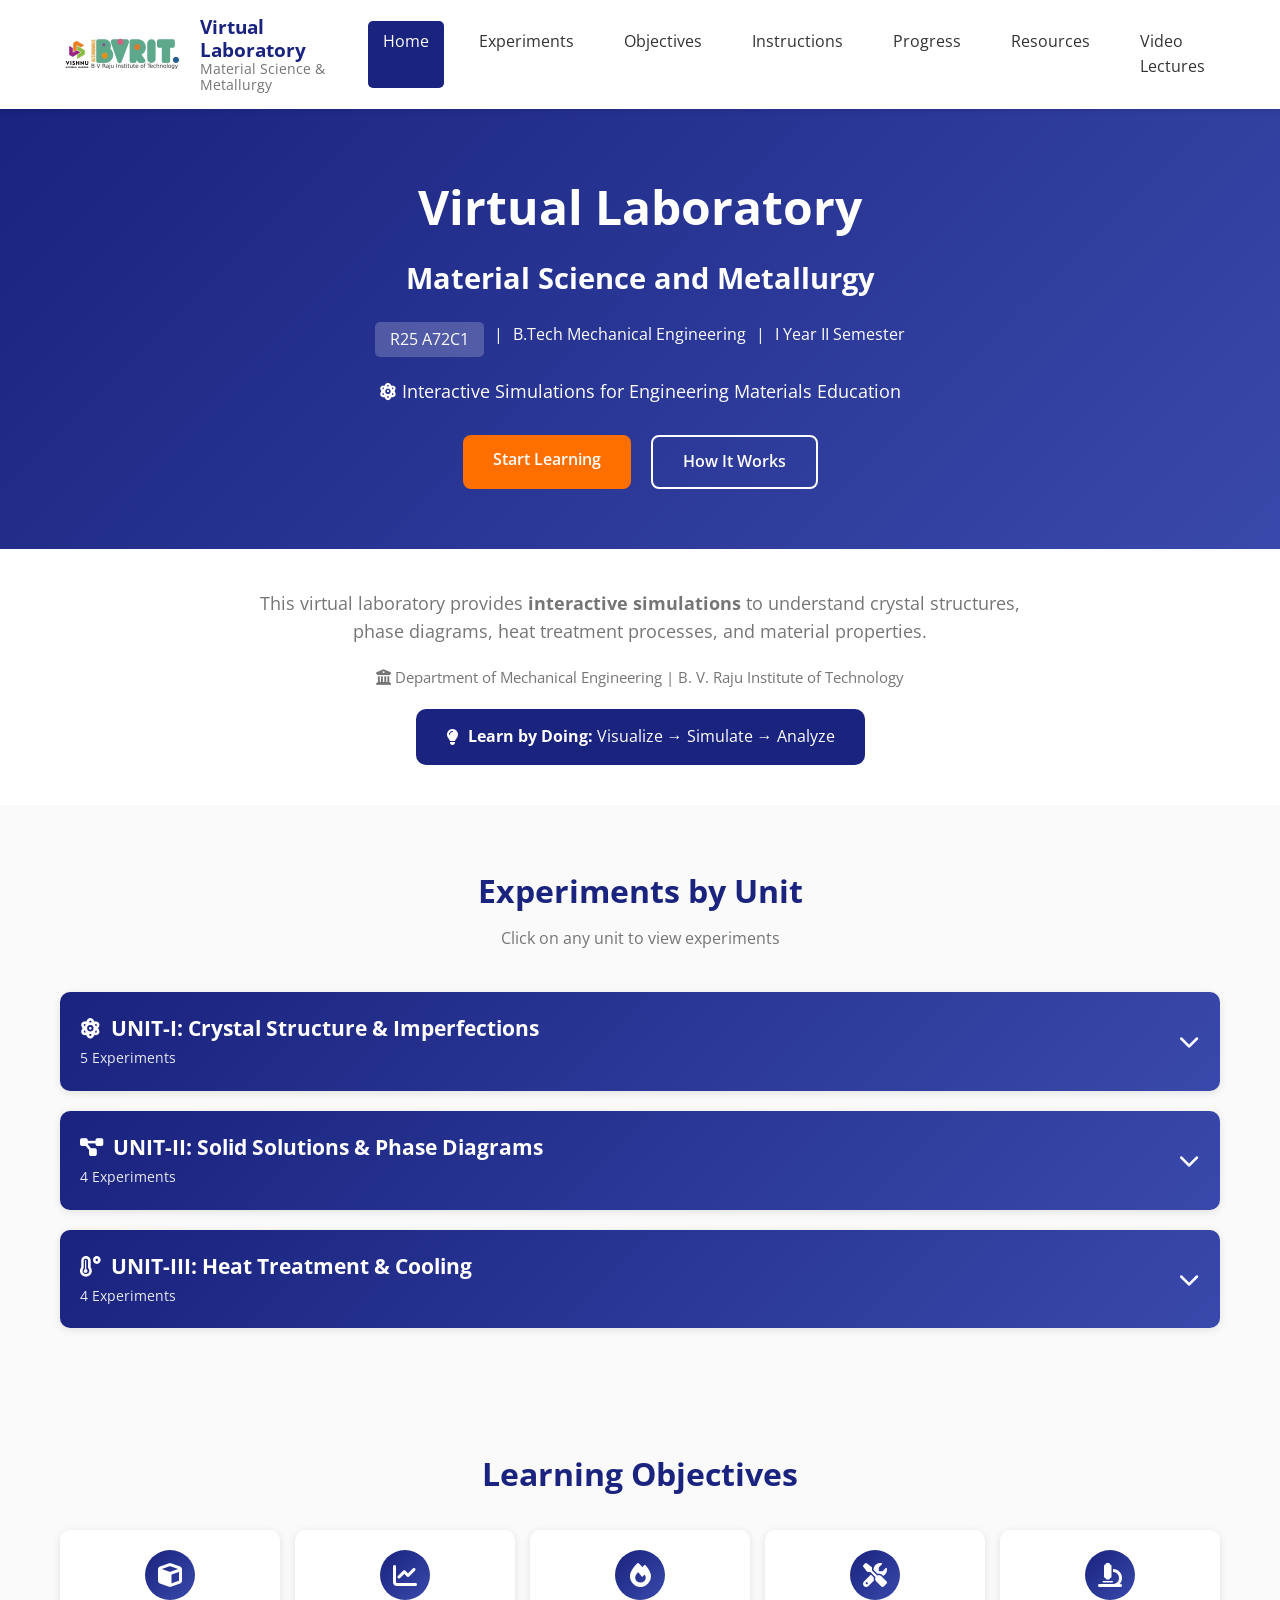
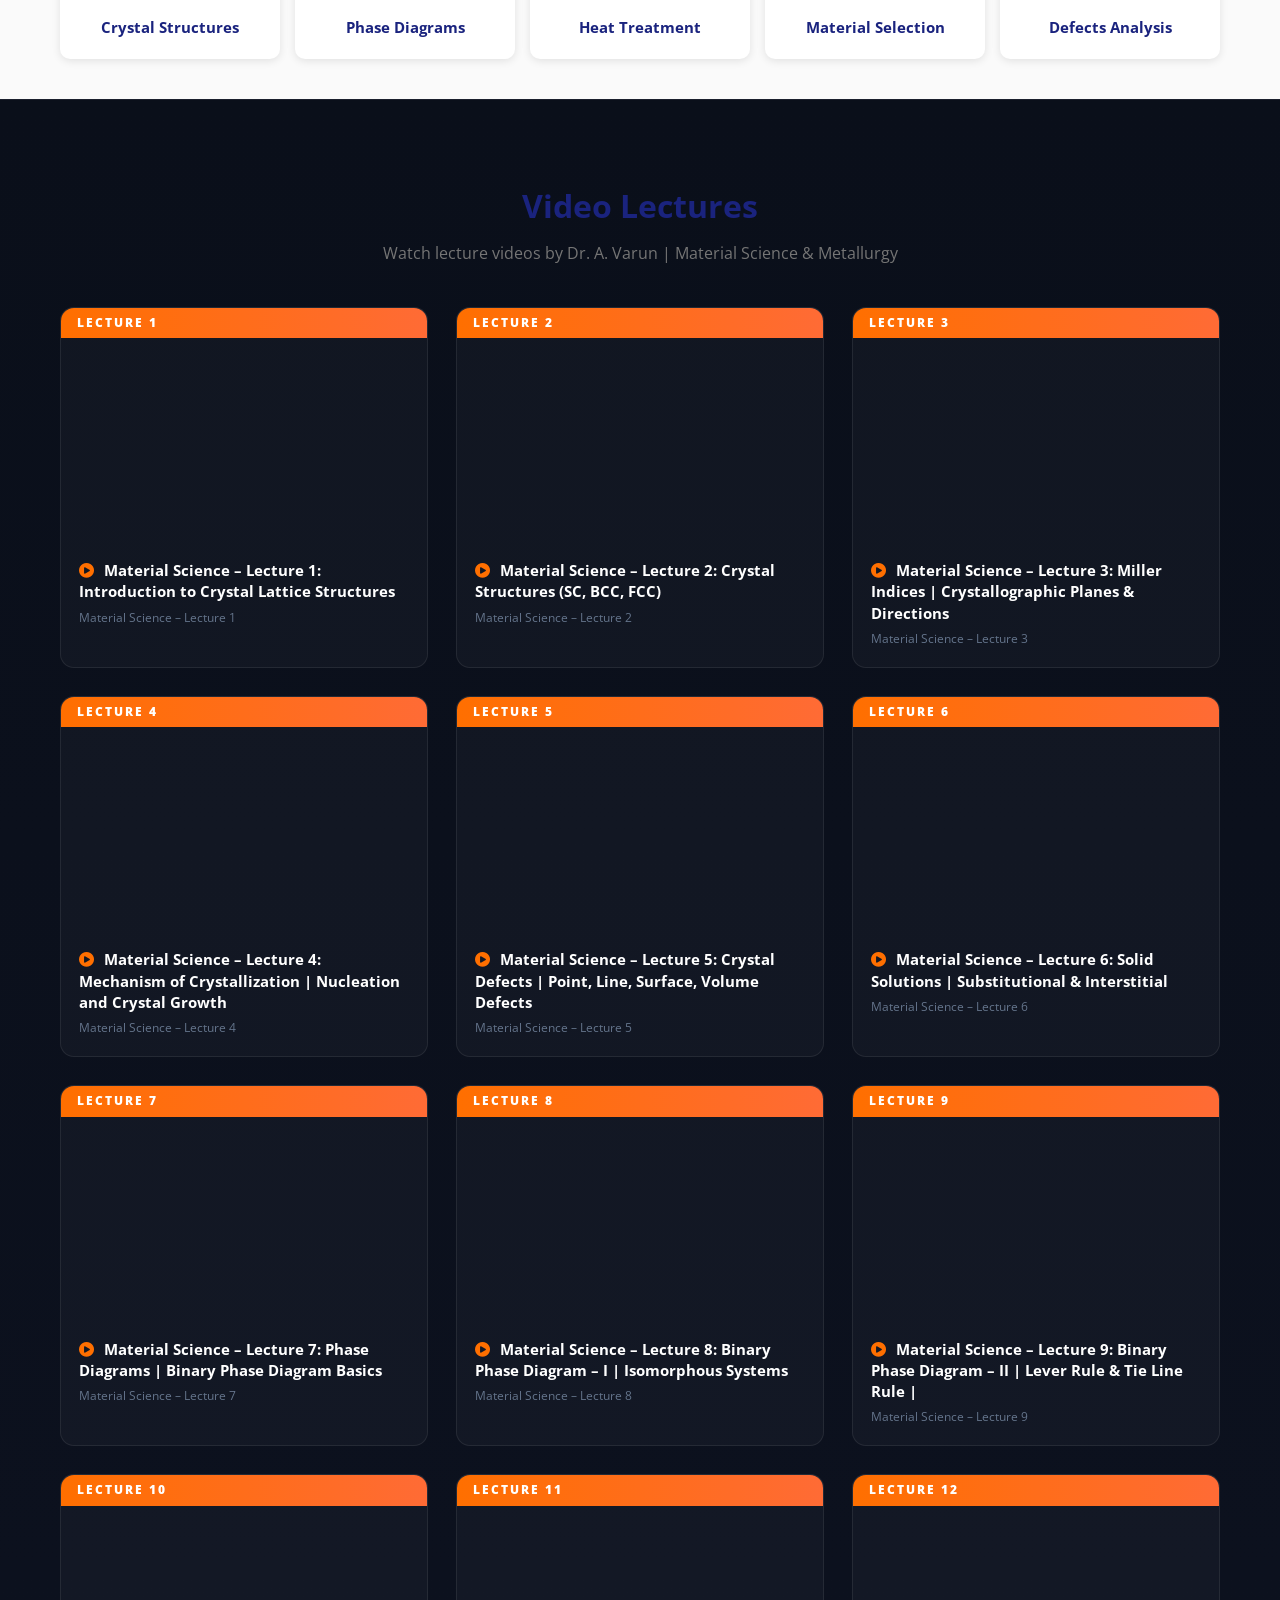
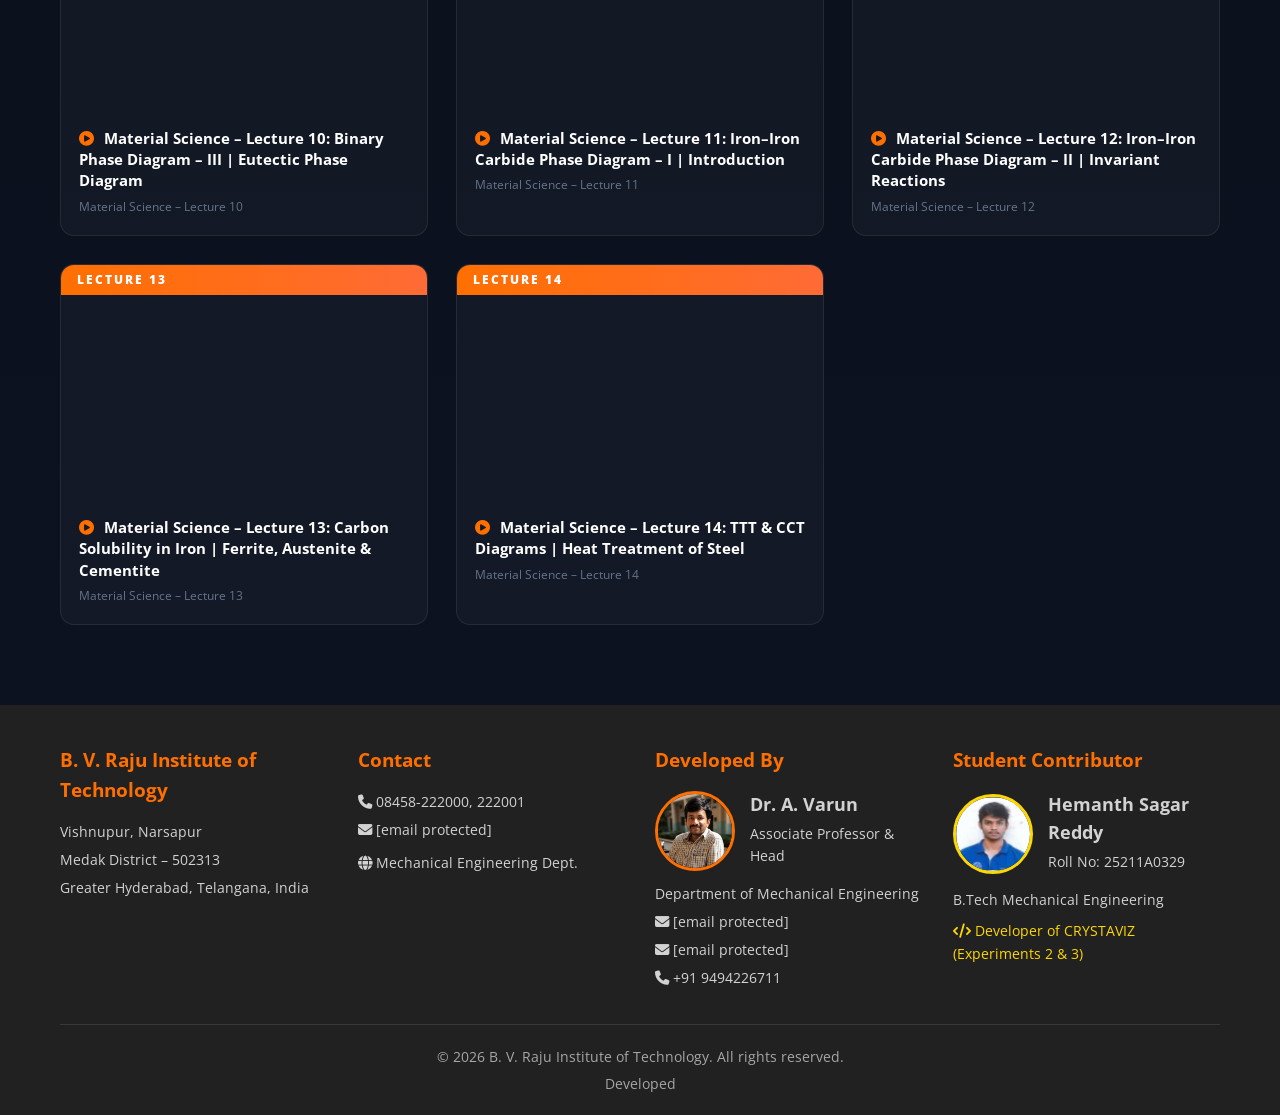
<file: index.html>
<!DOCTYPE html>
<html lang="en">
<head>
    <meta charset="UTF-8">
    <meta name="viewport" content="width=device-width, initial-scale=1.0">
    <title>Virtual Lab - Material Science & Metallurgy</title>
    
    <!-- Link to our CSS file -->
    <link rel="stylesheet" href="css/style.css">
    <link rel="stylesheet" href="css/responsive.css">
    
    <!-- Font Awesome for Icons -->
    <link rel="stylesheet" href="https://cdnjs.cloudflare.com/ajax/libs/font-awesome/6.4.0/css/all.min.css">
    
    <!-- Google Fonts -->
    <link href="https://fonts.googleapis.com/css2?family=Roboto:wght@400;500;700&family=Open+Sans:wght@400;600&display=swap" rel="stylesheet">
</head>
<body>

    <!-- HEADER SECTION -->
    <header class="header" id="header">
        <div class="container">
            <div class="header-content">
                <div class="logo">
                    <img src="bvrit-logo.png" alt="BVRIT Logo" class="logo-img">
                    <div class="logo-text">
                        <span class="logo-title">Virtual Laboratory</span>
                        <span class="logo-subtitle">Material Science & Metallurgy</span>
                    </div>
                </div>
                
                <nav class="nav-menu" id="navMenu">
                    <a href="#home" class="nav-link active">Home</a>
                    <a href="#experiments" class="nav-link">Experiments</a>
                    <a href="#objectives" class="nav-link">Objectives</a>
                    <a href="#instructions" class="nav-link">Instructions</a>
                    <a href="#progress" class="nav-link">Progress</a>
                    <a href="#resources" class="nav-link">Resources</a>
                    <a href="#videos" class="nav-link">Video Lectures</a>
                </nav>
                
                <button class="mobile-toggle" id="mobileToggle">
                    <i class="fas fa-bars"></i>
                </button>
            </div>
        </div>
    </header>

    <!-- HERO SECTION -->
    <section class="hero" id="home">
        <div class="container">
            <div class="hero-content">
                <h1 class="hero-title">Virtual Laboratory</h1>
                <h2 class="hero-subtitle">Material Science and Metallurgy</h2>
                <div class="course-info">
                    <span class="course-code">R25 A72C1</span>
                    <span class="separator">|</span>
                    <span>B.Tech Mechanical Engineering</span>
                    <span class="separator">|</span>
                    <span>I Year II Semester</span>
                </div>
                <p class="tagline">
                    <i class="fas fa-atom"></i>
                    Interactive Simulations for Engineering Materials Education
                </p>
                <div class="hero-actions">
                    <a href="#experiments" class="btn btn-primary">Start Learning</a>
                    <a href="#instructions" class="btn btn-secondary">How It Works</a>
                </div>
            </div>
        </div>
    </section>

    <!-- INTRODUCTION SECTION -->
    <section class="introduction">
        <div class="container">
            <div class="intro-content">
                <p class="intro-text">
                    This virtual laboratory provides <strong>interactive simulations</strong> to understand 
                    crystal structures, phase diagrams, heat treatment processes, and material properties.
                </p>
                <p class="intro-text" style="font-size: 0.95rem; margin-top: 15px;">
                    <i class="fas fa-university"></i>
                    Department of Mechanical Engineering | B. V. Raju Institute of Technology
                </p>
                <div class="philosophy">
                    <i class="fas fa-lightbulb"></i>
                    <span><strong>Learn by Doing:</strong> Visualize → Simulate → Analyze</span>
                </div>
            </div>
        </div>
    </section>

    <!-- EXPERIMENTS SECTION (NOW BEFORE OBJECTIVES) -->
    <section class="experiments" id="experiments">
        <div class="container">
            <h2 class="section-title">Experiments by Unit</h2>
            <p class="section-subtitle">Click on any unit to view experiments</p>
            
            <!-- UNIT 1 -->
            <div class="unit-card">
                <div class="unit-header" onclick="toggleUnit('unit1')">
                    <div class="unit-info">
                        <h3>
                            <i class="fas fa-atom"></i>
                            UNIT-I: Crystal Structure & Imperfections
                        </h3>
                        <span class="experiment-count">5 Experiments</span>
                    </div>
                    <i class="fas fa-chevron-down unit-toggle" id="unit1-toggle"></i>
                </div>
                <div class="unit-content" id="unit1">
                    <div class="experiment-list">
                        <div class="experiment-item">
                            <div class="exp-info">
                                <h4>Experiment 1 – BRAVLAT: Bravais Lattice Explorer</h4>
                                <p>Interactive 3D exploration of all 14 Bravais Lattices across 7 crystal systems</p>
                                <span class="exp-time"><i class="far fa-clock"></i> 15-20 min</span>
                                <div style="margin-top: 8px; padding: 8px 12px; background: rgba(0, 201, 167, 0.1); border-left: 3px solid #00c9a7; border-radius: 4px;">
                                    <p style="margin: 0; font-size: 0.85rem; color: #00c9a7;">
                                        <i class="fas fa-atom"></i> <strong>Topic:</strong> Lattice Structures & Bravais Lattices
                                    </p>
                                </div>
                            </div>
                            <a href="experiments/experiment-1.html" class="btn btn-start">
                                Start <i class="fas fa-arrow-right"></i>
                            </a>
                        </div>

                        <div class="experiment-item">
                            <div class="exp-info">
                                <h4>Experiment 2 – CRYSTAVIZ: 3D Crystal Structure Visualizer</h4>
                                <p>Interactive visualization of SC, FCC, BCC, and HCP crystal structures</p>
                                <span class="exp-time"><i class="far fa-clock"></i> 15-20 min</span>
                                <div style="margin-top: 8px; padding: 8px 12px; background: rgba(255, 215, 0, 0.1); border-left: 3px solid #ffd700; border-radius: 4px;">
                                    <p style="margin: 0; font-size: 0.85rem; color: #ffd700;">
                                        <i class="fas fa-star"></i> <strong>Developed by:</strong> Hemanth Sagar Reddy (25211A0329)
                                    </p>
                                </div>
                            </div>
                            <a href="experiments/experiment-2.html" class="btn btn-start">
                                Start <i class="fas fa-arrow-right"></i>
                            </a>
                        </div>

                        <div class="experiment-item">
                            <div class="exp-info">
                                <h4>Experiment 3 – CRYSTAVIZ: Crystal Defects Visualizer</h4>
                                <p>Animated 2D schematics of 14 defects — point, line, surface &amp; volume — with real-time physics simulations</p>
                                <span class="exp-time"><i class="far fa-clock"></i> 15-20 min</span>
                                <div style="margin-top: 8px; padding: 8px 12px; background: rgba(255, 215, 0, 0.1); border-left: 3px solid #ffd700; border-radius: 4px;">
                                    <p style="margin: 0; font-size: 0.85rem; color: #ffd700;">
                                        <i class="fas fa-star"></i> <strong>Developed by:</strong> Hemanth Sagar Reddy (25211A0329)
                                    </p>
                                </div>
                            </div>
                            <a href="experiments/experiment-3.html" class="btn btn-start">
                                Start <i class="fas fa-arrow-right"></i>
                            </a>
                        </div>
                        
                        <div class="experiment-item">
                            <div class="exp-info">
                                <h4>Experiment 4 – Point Defects Simulator</h4>
                                <p>Explore vacancies, interstitials, and substitutional defects</p>
                                <span class="exp-time"><i class="far fa-clock"></i> 15-20 min</span>
                            </div>
                            <a href="#" class="btn btn-start">
                                Start <i class="fas fa-arrow-right"></i>
                            </a>
                        </div>
                        
                        <div class="experiment-item">
                            <div class="exp-info">
                                <h4>Experiment 5 – Strengthening Mechanisms Simulator</h4>
                                <p>Compare grain size, solid solution, and strain hardening</p>
                                <span class="exp-time"><i class="far fa-clock"></i> 15-20 min</span>
                            </div>
                            <a href="#" class="btn btn-start">
                                Start <i class="fas fa-arrow-right"></i>
                            </a>
                        </div>
                    </div>
                </div>
            </div>

            <!-- UNIT 2 -->
            <div class="unit-card">
                <div class="unit-header" onclick="toggleUnit('unit2')">
                    <div class="unit-info">
                        <h3>
                            <i class="fas fa-project-diagram"></i>
                            UNIT-II: Solid Solutions & Phase Diagrams
                        </h3>
                        <span class="experiment-count">4 Experiments</span>
                    </div>
                    <i class="fas fa-chevron-down unit-toggle" id="unit2-toggle"></i>
                </div>
                <div class="unit-content" id="unit2">
                    <div class="experiment-list">
                        <div class="experiment-item">
                            <div class="exp-info">
                                <h4>Experiment 5 – Binary Phase Diagram Tool</h4>
                                <p>Build and interpret binary phase diagrams</p>
                                <span class="exp-time"><i class="far fa-clock"></i> 15-20 min</span>
                            </div>
                            <a href="#" class="btn btn-start">
                                Start <i class="fas fa-arrow-right"></i>
                            </a>
                        </div>
                        
                        <div class="experiment-item">
                            <div class="exp-info">
                                <h4>Experiment 6 – Fe–Fe₃C Phase Diagram Explorer</h4>
                                <p>Navigate the iron-carbon diagram</p>
                                <span class="exp-time"><i class="far fa-clock"></i> 15-20 min</span>
                            </div>
                            <a href="#" class="btn btn-start">
                                Start <i class="fas fa-arrow-right"></i>
                            </a>
                        </div>
                        
                        <div class="experiment-item">
                            <div class="exp-info">
                                <h4>Experiment 7 – Lever Rule Calculator</h4>
                                <p>Apply lever rule to calculate phase fractions</p>
                                <span class="exp-time"><i class="far fa-clock"></i> 15-20 min</span>
                            </div>
                            <a href="#" class="btn btn-start">
                                Start <i class="fas fa-arrow-right"></i>
                            </a>
                        </div>
                        
                        <div class="experiment-item">
                            <div class="exp-info">
                                <h4>Experiment 8 – Pb–Sn Phase Diagram Case Study</h4>
                                <p>Analyze eutectic systems using Pb-Sn</p>
                                <span class="exp-time"><i class="far fa-clock"></i> 15-20 min</span>
                            </div>
                            <a href="#" class="btn btn-start">
                                Start <i class="fas fa-arrow-right"></i>
                            </a>
                        </div>
                    </div>
                </div>
            </div>

            <!-- UNIT 3 -->
            <div class="unit-card">
                <div class="unit-header" onclick="toggleUnit('unit3')">
                    <div class="unit-info">
                        <h3>
                            <i class="fas fa-temperature-high"></i>
                            UNIT-III: Heat Treatment & Cooling
                        </h3>
                        <span class="experiment-count">4 Experiments</span>
                    </div>
                    <i class="fas fa-chevron-down unit-toggle" id="unit3-toggle"></i>
                </div>
                <div class="unit-content" id="unit3">
                    <div class="experiment-list">
                        <div class="experiment-item">
                            <div class="exp-info">
                                <h4>Experiment 9 – Heat Treatment Simulator</h4>
                                <p>Simulate annealing, hardening, tempering</p>
                                <span class="exp-time"><i class="far fa-clock"></i> 15-20 min</span>
                            </div>
                            <a href="#" class="btn btn-start">
                                Start <i class="fas fa-arrow-right"></i>
                            </a>
                        </div>
                        
                        <div class="experiment-item">
                            <div class="exp-info">
                                <h4>Experiment 10 – Surface Hardening Methods</h4>
                                <p>Explore carburizing, nitriding methods</p>
                                <span class="exp-time"><i class="far fa-clock"></i> 15-20 min</span>
                            </div>
                            <a href="#" class="btn btn-start">
                                Start <i class="fas fa-arrow-right"></i>
                            </a>
                        </div>
                        
                        <div class="experiment-item">
                            <div class="exp-info">
                                <h4>Experiment 11 – Martensite Formation</h4>
                                <p>Understand diffusionless transformation</p>
                                <span class="exp-time"><i class="far fa-clock"></i> 15-20 min</span>
                            </div>
                            <a href="#" class="btn btn-start">
                                Start <i class="fas fa-arrow-right"></i>
                            </a>
                        </div>
                        
                        <div class="experiment-item">
                            <div class="exp-info">
                                <h4>Experiment 12 – Austempering & Martempering</h4>
                                <p>Learn specialized heat treatment</p>
                                <span class="exp-time"><i class="far fa-clock"></i> 15-20 min</span>
                            </div>
                            <a href="#" class="btn btn-start">
                                Start <i class="fas fa-arrow-right"></i>
                            </a>
                        </div>
                    </div>
                </div>
            </div>
        </div>
    </section>

    <!-- LEARNING OBJECTIVES (NOW AFTER EXPERIMENTS) -->
    <section class="learning-objectives" id="objectives">
        <div class="container">
            <h2 class="section-title">Learning Objectives</h2>
            <div class="objectives-grid">
                <div class="objective-card">
                    <div class="objective-icon">
                        <i class="fas fa-cube"></i>
                    </div>
                    <h3>Crystal Structures</h3>
                </div>
                
                <div class="objective-card">
                    <div class="objective-icon">
                        <i class="fas fa-chart-line"></i>
                    </div>
                    <h3>Phase Diagrams</h3>
                </div>
                
                <div class="objective-card">
                    <div class="objective-icon">
                        <i class="fas fa-fire"></i>
                    </div>
                    <h3>Heat Treatment</h3>
                </div>
                
                <div class="objective-card">
                    <div class="objective-icon">
                        <i class="fas fa-tools"></i>
                    </div>
                    <h3>Material Selection</h3>
                </div>
                
                <div class="objective-card">
                    <div class="objective-icon">
                        <i class="fas fa-microscope"></i>
                    </div>
                    <h3>Defects Analysis</h3>
                </div>
            </div>
        </div>
    </section>

    <!-- VIDEO LECTURES SECTION -->
    <section class="video-lectures" id="videos">
        <div class="container">
            <h2 class="section-title">Video Lectures</h2>
            <p class="section-subtitle">Watch lecture videos by Dr. A. Varun | Material Science & Metallurgy</p>

            <div class="video-grid">

                <!-- Video 1 -->
                <div class="video-card">
                    <div class="video-number">Lecture 1</div>
                    <div class="video-wrapper">
                        <iframe src="https://www.youtube.com/embed/ZiKY6iru4lw" title="Material Science – Lecture 1: Introduction to Crystal Lattice Structures" frameborder="0"
                            allow="accelerometer; autoplay; clipboard-write; encrypted-media; gyroscope; picture-in-picture"
                            allowfullscreen></iframe>
                    </div>
                    <div class="video-info">
                        <h4><i class="fas fa-play-circle"></i> Material Science – Lecture 1: Introduction to Crystal Lattice Structures</h4>
                        <p>Material Science – Lecture 1</p>
                    </div>
                </div>

                <!-- Video 2 -->
                <div class="video-card">
                    <div class="video-number">Lecture 2</div>
                    <div class="video-wrapper">
                        <iframe src="https://www.youtube.com/embed/kdxqKFjmRxo" title="Material Science – Lecture 2: Crystal Structures (SC, BCC, FCC)" frameborder="0"
                            allow="accelerometer; autoplay; clipboard-write; encrypted-media; gyroscope; picture-in-picture"
                            allowfullscreen></iframe>
                    </div>
                    <div class="video-info">
                        <h4><i class="fas fa-play-circle"></i> Material Science – Lecture 2: Crystal Structures (SC, BCC, FCC)</h4>
                        <p>Material Science – Lecture 2</p>
                    </div>
                </div>

                <!-- Video 3 -->
                <div class="video-card">
                    <div class="video-number">Lecture 3</div>
                    <div class="video-wrapper">
                        <iframe src="https://www.youtube.com/embed/DiYs7N_lV7k" title="Material Science – Lecture 3: Miller Indices | Crystallographic Planes & Directions" frameborder="0"
                            allow="accelerometer; autoplay; clipboard-write; encrypted-media; gyroscope; picture-in-picture"
                            allowfullscreen></iframe>
                    </div>
                    <div class="video-info">
                        <h4><i class="fas fa-play-circle"></i> Material Science – Lecture 3: Miller Indices | Crystallographic Planes & Directions</h4>
                        <p>Material Science – Lecture 3</p>
                    </div>
                </div>

                <!-- Video 4 -->
                <div class="video-card">
                    <div class="video-number">Lecture 4</div>
                    <div class="video-wrapper">
                        <iframe src="https://www.youtube.com/embed/MbrUq4L1iTc" title="Material Science – Lecture 4: Mechanism of Crystallization | Nucleation and Crystal Growth" frameborder="0"
                            allow="accelerometer; autoplay; clipboard-write; encrypted-media; gyroscope; picture-in-picture"
                            allowfullscreen></iframe>
                    </div>
                    <div class="video-info">
                        <h4><i class="fas fa-play-circle"></i> Material Science – Lecture 4: Mechanism of Crystallization | Nucleation and Crystal Growth</h4>
                        <p>Material Science – Lecture 4</p>
                    </div>
                </div>

                <!-- Video 5 -->
                <div class="video-card">
                    <div class="video-number">Lecture 5</div>
                    <div class="video-wrapper">
                        <iframe src="https://www.youtube.com/embed/w4G1tUZ2kJw" title="Material Science – Lecture 5: Crystal Defects | Point, Line, Surface, Volume Defects" frameborder="0"
                            allow="accelerometer; autoplay; clipboard-write; encrypted-media; gyroscope; picture-in-picture"
                            allowfullscreen></iframe>
                    </div>
                    <div class="video-info">
                        <h4><i class="fas fa-play-circle"></i> Material Science – Lecture 5: Crystal Defects | Point, Line, Surface, Volume Defects</h4>
                        <p>Material Science – Lecture 5</p>
                    </div>
                </div>

                <!-- Video 6 -->
                <div class="video-card">
                    <div class="video-number">Lecture 6</div>
                    <div class="video-wrapper">
                        <iframe src="https://www.youtube.com/embed/3VZ96F4IJuI" title="Material Science – Lecture 6: Solid Solutions | Substitutional & Interstitial" frameborder="0"
                            allow="accelerometer; autoplay; clipboard-write; encrypted-media; gyroscope; picture-in-picture"
                            allowfullscreen></iframe>
                    </div>
                    <div class="video-info">
                        <h4><i class="fas fa-play-circle"></i> Material Science – Lecture 6: Solid Solutions | Substitutional & Interstitial</h4>
                        <p>Material Science – Lecture 6</p>
                    </div>
                </div>

                <!-- Video 7 -->
                <div class="video-card">
                    <div class="video-number">Lecture 7</div>
                    <div class="video-wrapper">
                        <iframe src="https://www.youtube.com/embed/ttkqGgWEYYw" title="Material Science – Lecture 7: Phase Diagrams | Binary Phase Diagram Basics" frameborder="0"
                            allow="accelerometer; autoplay; clipboard-write; encrypted-media; gyroscope; picture-in-picture"
                            allowfullscreen></iframe>
                    </div>
                    <div class="video-info">
                        <h4><i class="fas fa-play-circle"></i> Material Science – Lecture 7: Phase Diagrams | Binary Phase Diagram Basics</h4>
                        <p>Material Science – Lecture 7</p>
                    </div>
                </div>

                <!-- Video 8 -->
                <div class="video-card">
                    <div class="video-number">Lecture 8</div>
                    <div class="video-wrapper">
                        <iframe src="https://www.youtube.com/embed/d7mOpveuwXw" title="Material Science – Lecture 8: Binary Phase Diagram – I | Isomorphous Systems" frameborder="0"
                            allow="accelerometer; autoplay; clipboard-write; encrypted-media; gyroscope; picture-in-picture"
                            allowfullscreen></iframe>
                    </div>
                    <div class="video-info">
                        <h4><i class="fas fa-play-circle"></i> Material Science – Lecture 8: Binary Phase Diagram – I | Isomorphous Systems</h4>
                        <p>Material Science – Lecture 8</p>
                    </div>
                </div>

                <!-- Video 9 -->
                <div class="video-card">
                    <div class="video-number">Lecture 9</div>
                    <div class="video-wrapper">
                        <iframe src="https://www.youtube.com/embed/_ij-iJ4hbk4" title="Material Science – Lecture 9: Binary Phase Diagram – II | Lever Rule & Tie Line Rule |" frameborder="0"
                            allow="accelerometer; autoplay; clipboard-write; encrypted-media; gyroscope; picture-in-picture"
                            allowfullscreen></iframe>
                    </div>
                    <div class="video-info">
                        <h4><i class="fas fa-play-circle"></i> Material Science – Lecture 9: Binary Phase Diagram – II | Lever Rule & Tie Line Rule |</h4>
                        <p>Material Science – Lecture 9</p>
                    </div>
                </div>

                <!-- Video 10 -->
                <div class="video-card">
                    <div class="video-number">Lecture 10</div>
                    <div class="video-wrapper">
                        <iframe src="https://www.youtube.com/embed/lu_E1Ui8rU8" title="Material Science – Lecture 10: Binary Phase Diagram – III | Eutectic Phase Diagram" frameborder="0"
                            allow="accelerometer; autoplay; clipboard-write; encrypted-media; gyroscope; picture-in-picture"
                            allowfullscreen></iframe>
                    </div>
                    <div class="video-info">
                        <h4><i class="fas fa-play-circle"></i> Material Science – Lecture 10: Binary Phase Diagram – III | Eutectic Phase Diagram</h4>
                        <p>Material Science – Lecture 10</p>
                    </div>
                </div>

                <!-- Video 11 -->
                <div class="video-card">
                    <div class="video-number">Lecture 11</div>
                    <div class="video-wrapper">
                        <iframe src="https://www.youtube.com/embed/2SgfBdbPrxs" title="Material Science – Lecture 11: Iron–Iron Carbide Phase Diagram – I | Introduction" frameborder="0"
                            allow="accelerometer; autoplay; clipboard-write; encrypted-media; gyroscope; picture-in-picture"
                            allowfullscreen></iframe>
                    </div>
                    <div class="video-info">
                        <h4><i class="fas fa-play-circle"></i> Material Science – Lecture 11: Iron–Iron Carbide Phase Diagram – I | Introduction</h4>
                        <p>Material Science – Lecture 11</p>
                    </div>
                </div>

                <!-- Video 12 -->
                <div class="video-card">
                    <div class="video-number">Lecture 12</div>
                    <div class="video-wrapper">
                        <iframe src="https://www.youtube.com/embed/SkKvUfs4P6c" title="Material Science – Lecture 12: Iron–Iron Carbide Phase Diagram – II | Invariant Reactions" frameborder="0"
                            allow="accelerometer; autoplay; clipboard-write; encrypted-media; gyroscope; picture-in-picture"
                            allowfullscreen></iframe>
                    </div>
                    <div class="video-info">
                        <h4><i class="fas fa-play-circle"></i> Material Science – Lecture 12: Iron–Iron Carbide Phase Diagram – II | Invariant Reactions</h4>
                        <p>Material Science – Lecture 12</p>
                    </div>
                </div>

                <!-- Video 13 -->
                <div class="video-card">
                    <div class="video-number">Lecture 13</div>
                    <div class="video-wrapper">
                        <iframe src="https://www.youtube.com/embed/Y3pBmfoRrtc" title="Material Science – Lecture 13: Carbon Solubility in Iron | Ferrite, Austenite & Cementite" frameborder="0"
                            allow="accelerometer; autoplay; clipboard-write; encrypted-media; gyroscope; picture-in-picture"
                            allowfullscreen></iframe>
                    </div>
                    <div class="video-info">
                        <h4><i class="fas fa-play-circle"></i> Material Science – Lecture 13: Carbon Solubility in Iron | Ferrite, Austenite & Cementite</h4>
                        <p>Material Science – Lecture 13</p>
                    </div>
                </div>

                <!-- Video 14 -->
                <div class="video-card">
                    <div class="video-number">Lecture 14</div>
                    <div class="video-wrapper">
                        <iframe src="https://www.youtube.com/embed/IZmAeWj3Qig" title="Material Science – Lecture 14: TTT & CCT Diagrams | Heat Treatment of Steel" frameborder="0"
                            allow="accelerometer; autoplay; clipboard-write; encrypted-media; gyroscope; picture-in-picture"
                            allowfullscreen></iframe>
                    </div>
                    <div class="video-info">
                        <h4><i class="fas fa-play-circle"></i> Material Science – Lecture 14: TTT & CCT Diagrams | Heat Treatment of Steel</h4>
                        <p>Material Science – Lecture 14</p>
                    </div>
                </div>

            </div>
        </div>
    </section>

    <!-- FOOTER -->
    <footer class="footer">
        <div class="container">
            <div class="footer-content">
                <div class="footer-section">
                    <h3>B. V. Raju Institute of Technology</h3>
                    <p>Vishnupur, Narsapur</p>
                    <p>Medak District – 502313</p>
                    <p>Greater Hyderabad, Telangana, India</p>
                </div>
                
                <div class="footer-section">
                    <h3>Contact</h3>
                    <p><i class="fas fa-phone"></i> 08458-222000, 222001</p>
                    <p><i class="fas fa-envelope"></i> <a href="/cdn-cgi/l/email-protection" class="__cf_email__" data-cfemail="c0a9aea6af80a2b6b2a9b4eea1a3eea9ae">[email&#160;protected]</a></p>
                    <p style="margin-top: 10px;"><i class="fas fa-globe"></i> <a href="https://bvrit.ac.in/mech/" target="_blank" style="color: rgba(255,255,255,0.8); text-decoration: none;">Mechanical Engineering Dept.</a></p>
                </div>

                <div class="footer-section">
                    <h3>Developed By</h3>
                    <div style="display: flex; align-items: center; gap: 15px; margin-bottom: 10px;">
                        <img src="dr-varun-photo.png" alt="Dr. A. Varun" style="width: 80px; height: 80px; border-radius: 50%; object-fit: cover; border: 3px solid var(--orange);">
                        <div>
                            <p style="font-size: 1.1rem; margin-bottom: 5px;"><strong>Dr. A. Varun</strong></p>
                            <p style="font-size: 0.85rem;">Associate Professor &amp; Head</p>
                        </div>
                    </div>
                    <p>Department of Mechanical Engineering</p>
                    <p><i class="fas fa-envelope"></i> <a href="/cdn-cgi/l/email-protection" class="__cf_email__" data-cfemail="7e16111a50131b1d163e1c080c170a501f1d501710">[email&#160;protected]</a></p>
                    <p><i class="fas fa-envelope"></i> <a href="/cdn-cgi/l/email-protection" class="__cf_email__" data-cfemail="96e0f7e4e3f8b8f7d6f4e0e4ffe2b8f7f5b8fff8">[email&#160;protected]</a></p>
                    <p><i class="fas fa-phone"></i> +91 9494226711</p>
                </div>
                
                <div class="footer-section">
                    <h3>Student Contributor</h3>
                    <div style="display: flex; align-items: center; gap: 15px; margin-bottom: 10px;">
                        <img src="hemanth-photo.png" alt="Hemanth Sagar Reddy" style="width: 80px; height: 80px; border-radius: 50%; object-fit: cover; border: 3px solid #ffd700;">
                        <div>
                            <p style="font-size: 1.1rem; margin-bottom: 5px;"><strong>Hemanth Sagar Reddy</strong></p>
                            <p style="font-size: 0.85rem;">Roll No: 25211A0329</p>
                        </div>
                    </div>
                    <p>B.Tech Mechanical Engineering</p>
                    <p style="margin-top: 8px; font-size: 0.9rem; color: #ffd700;">
                        <i class="fas fa-code"></i> Developer of CRYSTAVIZ (Experiments 2 &amp; 3)
                    </p>
                </div>
            </div>
            
            <div class="footer-bottom">
                <p>&copy; 2026 B. V. Raju Institute of Technology. All rights reserved.</p>
                <p style="margin-top: 5px; font-size: 0.85rem;">Developed
</file>
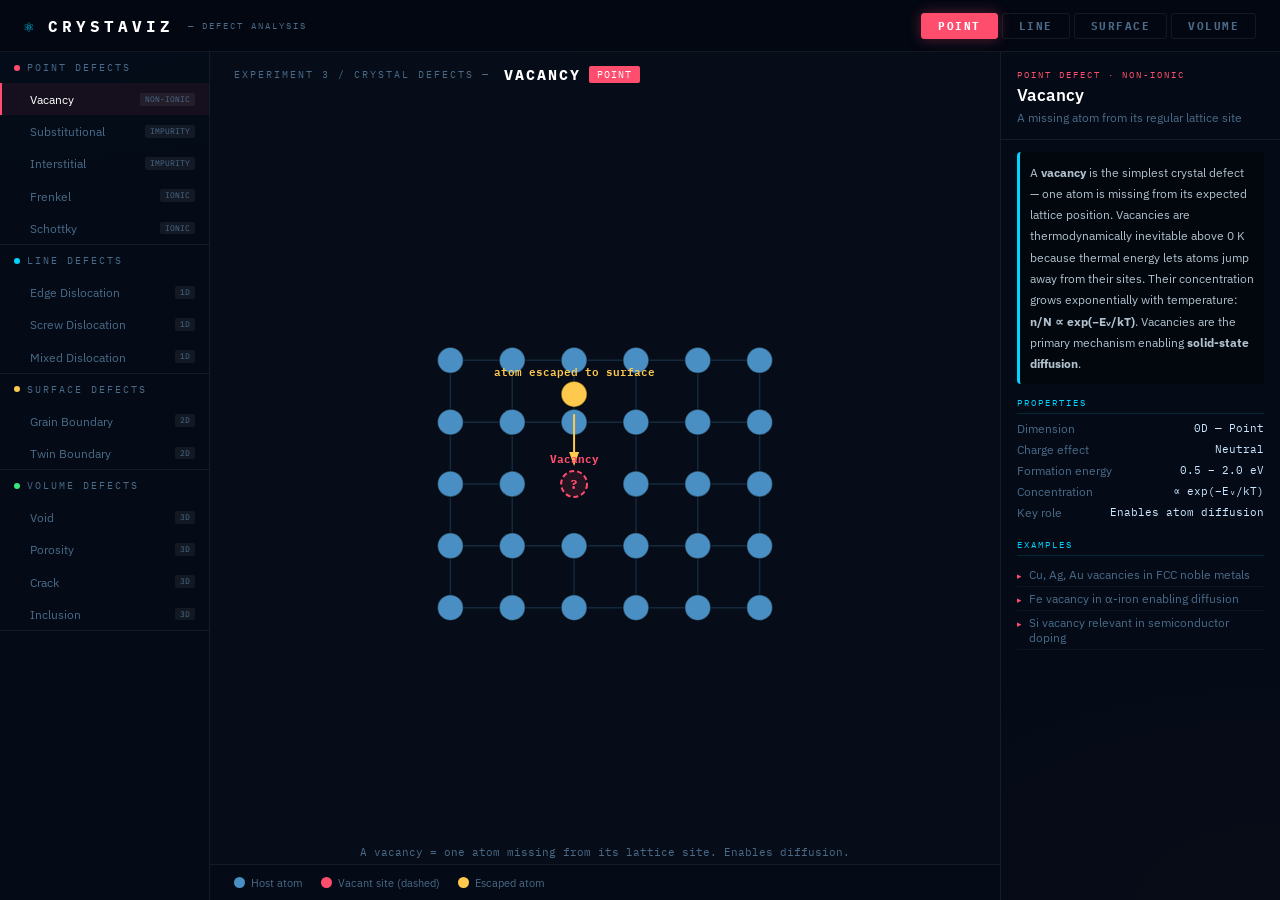
<file: experiments/crystaviz_defects.html>
<!DOCTYPE html>
<html lang="en">
<head>
<meta charset="UTF-8">
<meta name="viewport" content="width=device-width, initial-scale=1.0">
<title>CRYSTAVIZ — Crystal Defects</title>
<link href="https://fonts.googleapis.com/css2?family=IBM+Plex+Mono:wght@400;600;700&family=IBM+Plex+Sans:wght@300;400;500;600&display=swap" rel="stylesheet">
<style>
:root {
    --bg:     #060d18;
    --panel:  rgba(6,16,32,0.92);
    --border: rgba(255,255,255,0.07);
    --red:    #ff4d6d;
    --cyan:   #00d4ff;
    --gold:   #ffc94d;
    --green:  #39e87a;
    --violet: #b97aff;
    --text:   #d8eaf8;
    --muted:  #4a6a88;
    --host:   #4a8fc4;
}
* { margin:0; padding:0; box-sizing:border-box; }
body {
    font-family: 'IBM Plex Sans', sans-serif;
    background: var(--bg);
    color: var(--text);
    height: 100vh; overflow: hidden;
    display: flex; flex-direction: column;
    background-image:
        radial-gradient(ellipse 100% 50% at 0% 0%, rgba(0,100,180,0.07) 0%, transparent 60%),
        radial-gradient(ellipse 80% 60% at 100% 100%, rgba(255,77,109,0.05) 0%, transparent 60%);
}
header {
    height: 52px; flex-shrink: 0;
    background: rgba(3,8,18,0.96);
    border-bottom: 1px solid var(--border);
    display: flex; align-items: center; justify-content: space-between;
    padding: 0 24px; backdrop-filter: blur(12px); z-index: 20;
}
.logo { font-family:'IBM Plex Mono',monospace; font-size:1rem; font-weight:700; letter-spacing:4px; color:#fff; display:flex; align-items:center; gap:10px; }
.logo-icon { color:var(--cyan); }
.logo-tag  { font-size:0.58rem; letter-spacing:2px; color:var(--muted); font-weight:400; margin-left:4px; }
.cat-tabs  { display:flex; gap:4px; }
.cat-tab {
    padding:5px 16px; font-family:'IBM Plex Mono',monospace; font-size:0.67rem; font-weight:700;
    letter-spacing:1.5px; cursor:pointer; border-radius:3px; border:1px solid var(--border);
    background:transparent; color:var(--muted); transition:all 0.18s;
}
.cat-tab:hover { color:#fff; border-color:rgba(255,255,255,0.2); }
.cat-tab.active                     { background:var(--red);   color:#fff; border-color:var(--red);   box-shadow:0 0 14px rgba(255,77,109,0.35); }
.cat-tab[data-cat="line"].active    { background:var(--cyan);  color:#000; border-color:var(--cyan);  box-shadow:0 0 14px rgba(0,212,255,0.35); }
.cat-tab[data-cat="surface"].active { background:var(--gold);  color:#000; border-color:var(--gold);  box-shadow:0 0 14px rgba(255,201,77,0.35); }
.cat-tab[data-cat="volume"].active  { background:var(--green); color:#000; border-color:var(--green); box-shadow:0 0 14px rgba(57,232,122,0.3); }
#main { display:flex; flex:1; overflow:hidden; }
#sidebar {
    width:210px; flex-shrink:0; border-right:1px solid var(--border);
    display:flex; flex-direction:column; overflow-y:auto; background:rgba(4,10,22,0.7);
}
#sidebar::-webkit-scrollbar{width:3px;} #sidebar::-webkit-scrollbar-thumb{background:var(--muted);border-radius:2px;}
.tree-section { border-bottom:1px solid var(--border); }
.tree-hd { padding:9px 14px; font-family:'IBM Plex Mono',monospace; font-size:0.6rem; letter-spacing:2px; text-transform:uppercase; color:var(--muted); display:flex; align-items:center; gap:7px; user-select:none; }
.tree-hd-dot { width:6px; height:6px; border-radius:50%; background:var(--red); flex-shrink:0; }
.tree-hd-dot.line{background:var(--cyan);} .tree-hd-dot.surface{background:var(--gold);} .tree-hd-dot.volume{background:var(--green);}
.tree-item { padding:8px 14px 8px 28px; font-size:0.78rem; cursor:pointer; color:var(--muted); border-left:2px solid transparent; transition:all 0.15s; display:flex; align-items:center; gap:6px; line-height:1.3; }
.tree-item:hover { color:var(--text); background:rgba(255,255,255,0.03); }
.tree-item.active                      { color:#fff; border-left-color:var(--red);   background:rgba(255,77,109,0.07); }
.tree-item[data-cat="line"].active     { color:#fff; border-left-color:var(--cyan);  background:rgba(0,212,255,0.05); }
.tree-item[data-cat="surface"].active  { color:#fff; border-left-color:var(--gold);  background:rgba(255,201,77,0.05); }
.tree-item[data-cat="volume"].active   { color:#fff; border-left-color:var(--green); background:rgba(57,232,122,0.05); }
.tree-badge { font-family:'IBM Plex Mono',monospace; font-size:0.52rem; padding:1px 5px; border-radius:2px; background:rgba(255,255,255,0.06); color:var(--muted); margin-left:auto; flex-shrink:0; }
#canvas-wrap { flex:1; display:flex; flex-direction:column; background:var(--bg); position:relative; }
#diagram-title { padding:12px 24px 0; font-family:'IBM Plex Mono',monospace; font-size:0.65rem; letter-spacing:2px; text-transform:uppercase; color:var(--muted); display:flex; align-items:center; gap:8px; flex-shrink:0; }
.title-name { font-size:0.95rem; font-weight:700; color:#fff; letter-spacing:2px; margin-left:6px; }
.title-cat  { padding:2px 8px; border-radius:2px; font-size:0.6rem; background:var(--red); color:#fff; letter-spacing:1px; }
#svg-canvas { flex:1; width:100%; display:block; }
#anim-canvas { flex:1; width:100%; display:block; }
#legend-bar { padding:7px 24px; border-top:1px solid var(--border); display:flex; gap:18px; align-items:center; flex-wrap:wrap; background:rgba(4,10,22,0.6); flex-shrink:0; min-height:36px; }
.leg-item { display:flex; align-items:center; gap:6px; font-size:0.68rem; color:var(--muted); }
.leg-dot  { width:11px; height:11px; border-radius:50%; flex-shrink:0; }
#info-panel { width:280px; flex-shrink:0; border-left:1px solid var(--border); display:flex; flex-direction:column; overflow-y:auto; background:rgba(4,10,22,0.7); }
#info-panel::-webkit-scrollbar{width:3px;} #info-panel::-webkit-scrollbar-thumb{background:var(--muted);border-radius:2px;}
.ip-head { padding:16px 16px 12px; border-bottom:1px solid var(--border); }
.ip-type { font-family:'IBM Plex Mono',monospace; font-size:0.58rem; letter-spacing:2px; color:var(--red); text-transform:uppercase; margin-bottom:4px; }
.ip-name { font-size:1.05rem; font-weight:600; color:#fff; line-height:1.2; }
.ip-sub  { font-size:0.73rem; color:var(--muted); margin-top:4px; line-height:1.5; }
.ip-body { padding:12px 16px; display:flex; flex-direction:column; gap:12px; }
.ip-desc { font-size:0.76rem; line-height:1.75; color:rgba(216,234,248,0.82); padding:10px; border-radius:4px; background:rgba(0,0,0,0.35); border-left:3px solid var(--cyan); }
.ip-sec-title { font-family:'IBM Plex Mono',monospace; font-size:0.58rem; letter-spacing:2px; text-transform:uppercase; color:var(--cyan); margin-bottom:7px; padding-bottom:4px; border-bottom:1px solid rgba(0,212,255,0.15); }
.ip-row { display:flex; justify-content:space-between; align-items:flex-start; font-size:0.73rem; margin-bottom:6px; gap:8px; }
.ip-key { color:var(--muted); flex-shrink:0; }
.ip-val { font-family:'IBM Plex Mono',monospace; color:#cce6ff; text-align:right; font-size:0.7rem; }
.eg-list { list-style:none; }
.eg-list li { font-size:0.72rem; color:var(--muted); padding:4px 0; border-bottom:1px solid rgba(255,255,255,0.04); display:flex; gap:7px; align-items:flex-start; }
.eg-list li::before { content:"▸"; color:var(--red); font-size:0.58rem; margin-top:2px; flex-shrink:0; }
/* SVG animations */
.defect-pulse { animation:dpulse 2s ease-in-out infinite; }
@keyframes dpulse{0%,100%{opacity:0.3}50%{opacity:1}}
.float-up { animation:floatup 2.5s ease-in-out infinite; }
@keyframes floatup{0%,100%{transform:translateY(0)}50%{transform:translateY(-14px)}}
.drift { animation:drift 3.5s ease-in-out infinite; }
@keyframes drift{0%,100%{transform:translate(0,0)}50%{transform:translate(5px,-8px)}}
</style>
</head>
<body>
<header>
    <div class="logo"><span class="logo-icon">⚛</span>CRYSTAVIZ<span class="logo-tag">— DEFECT ANALYSIS</span></div>
    <div class="cat-tabs">
        <button class="cat-tab active" data-cat="point"   onclick="app.setCategory('point')">POINT</button>
        <button class="cat-tab"        data-cat="line"    onclick="app.setCategory('line')">LINE</button>
        <button class="cat-tab"        data-cat="surface" onclick="app.setCategory('surface')">SURFACE</button>
        <button class="cat-tab"        data-cat="volume"  onclick="app.setCategory('volume')">VOLUME</button>
    </div>
</header>
<div id="main">
    <div id="sidebar">
        <div class="tree-section">
            <div class="tree-hd"><div class="tree-hd-dot"></div>POINT DEFECTS</div>
            <div class="tree-item active" data-id="vacancy"        data-cat="point"   onclick="app.setDefect('vacancy')">Vacancy<span class="tree-badge">NON-IONIC</span></div>
            <div class="tree-item"        data-id="substitutional" data-cat="point"   onclick="app.setDefect('substitutional')">Substitutional<span class="tree-badge">IMPURITY</span></div>
            <div class="tree-item"        data-id="interstitial"   data-cat="point"   onclick="app.setDefect('interstitial')">Interstitial<span class="tree-badge">IMPURITY</span></div>
            <div class="tree-item"        data-id="frenkel"        data-cat="point"   onclick="app.setDefect('frenkel')">Frenkel<span class="tree-badge">IONIC</span></div>
            <div class="tree-item"        data-id="schottky"       data-cat="point"   onclick="app.setDefect('schottky')">Schottky<span class="tree-badge">IONIC</span></div>
        </div>
        <div class="tree-section">
            <div class="tree-hd"><div class="tree-hd-dot line"></div>LINE DEFECTS</div>
            <div class="tree-item" data-id="edge"  data-cat="line" onclick="app.setDefect('edge')">Edge Dislocation<span class="tree-badge">1D</span></div>
            <div class="tree-item" data-id="screw" data-cat="line" onclick="app.setDefect('screw')">Screw Dislocation<span class="tree-badge">1D</span></div>
            <div class="tree-item" data-id="mixed" data-cat="line" onclick="app.setDefect('mixed')">Mixed Dislocation<span class="tree-badge">1D</span></div>
        </div>
        <div class="tree-section">
            <div class="tree-hd"><div class="tree-hd-dot surface"></div>SURFACE DEFECTS</div>
            <div class="tree-item" data-id="grain" data-cat="surface" onclick="app.setDefect('grain')">Grain Boundary<span class="tree-badge">2D</span></div>
            <div class="tree-item" data-id="twin"  data-cat="surface" onclick="app.setDefect('twin')">Twin Boundary<span class="tree-badge">2D</span></div>
        </div>
        <div class="tree-section">
            <div class="tree-hd"><div class="tree-hd-dot volume"></div>VOLUME DEFECTS</div>
            <div class="tree-item" data-id="void"      data-cat="volume" onclick="app.setDefect('void')">Void<span class="tree-badge">3D</span></div>
            <div class="tree-item" data-id="porosity"  data-cat="volume" onclick="app.setDefect('porosity')">Porosity<span class="tree-badge">3D</span></div>
            <div class="tree-item" data-id="crack"     data-cat="volume" onclick="app.setDefect('crack')">Crack<span class="tree-badge">3D</span></div>
            <div class="tree-item" data-id="inclusion" data-cat="volume" onclick="app.setDefect('inclusion')">Inclusion<span class="tree-badge">3D</span></div>
        </div>
    </div>
    <div id="canvas-wrap">
        <div id="diagram-title">
            EXPERIMENT 3 / CRYSTAL DEFECTS —
            <span class="title-name" id="title-name">VACANCY</span>
            <span class="title-cat"  id="title-cat">POINT</span>
        </div>
        <svg id="svg-canvas" xmlns="http://www.w3.org/2000/svg"></svg>
        <canvas id="anim-canvas" style="display:none;flex:1;width:100%;"></canvas>
        <div id="legend-bar"></div>
    </div>
    <div id="info-panel">
        <div class="ip-head">
            <div class="ip-type" id="ip-type">POINT DEFECT · NON-IONIC</div>
            <div class="ip-name" id="ip-name">Vacancy</div>
            <div class="ip-sub"  id="ip-sub">A missing atom from its regular lattice site</div>
        </div>
        <div class="ip-body">
            <div class="ip-desc" id="ip-desc"></div>
            <div><div class="ip-sec-title">Properties</div><div id="ip-stats"></div></div>
            <div><div class="ip-sec-title">Examples</div><ul class="eg-list" id="ip-examples"></ul></div>
        </div>
    </div>
</div>

<script>
// ── DATA ──────────────────────────────────────────────────────
const DB = {
  vacancy:{
    name:'Vacancy',cat:'point',sub:'POINT DEFECT · NON-IONIC',title:'VACANCY',titleCat:'POINT',
    subtitle:'A missing atom from its regular lattice site',
    desc:'A <b>vacancy</b> is the simplest crystal defect — one atom is missing from its expected lattice position. Vacancies are thermodynamically inevitable above 0 K because thermal energy lets atoms jump away from their sites. Their concentration grows exponentially with temperature: <b>n/N ∝ exp(−Eᵥ/kT)</b>. Vacancies are the primary mechanism enabling <b>solid-state diffusion</b>.',
    stats:[['Dimension','0D — Point'],['Charge effect','Neutral'],['Formation energy','0.5 – 2.0 eV'],['Concentration','∝ exp(−Eᵥ/kT)'],['Key role','Enables atom diffusion']],
    examples:['Cu, Ag, Au vacancies in FCC noble metals','Fe vacancy in α-iron enabling diffusion','Si vacancy relevant in semiconductor doping'],
    legend:[['#4a8fc4','Host atom'],['#ff4d6d','Vacant site (dashed)'],['#ffc94d','Escaped atom']],
  },
  substitutional:{
    name:'Substitutional Impurity',cat:'point',sub:'POINT DEFECT · NON-IONIC · IMPURITY',title:'SUBSTITUTIONAL',titleCat:'POINT',
    subtitle:'A foreign atom replacing a host atom at its lattice site',
    desc:'A <b>substitutional impurity</b> replaces a host atom at a regular lattice site. According to the <b>Hume-Rothery rules</b>, significant solid solubility requires: atomic size within ±15%, similar crystal structure, similar electronegativity, and compatible valence. Size mismatch creates local lattice strain around the impurity.',
    stats:[['Dimension','0D — Point'],['Size rule','±15% of host radius'],['Valence','Similar preferred'],['Electronegativity','Must be close'],['Example','Ni in Cu — complete solubility']],
    examples:['Ni dissolved in Cu → cupronickel alloy','Zn in Cu → brass (up to 35% Zn)','Cr in Fe → stainless steel (>12% Cr)'],
    legend:[['#4a8fc4','Host atom'],['#ffc94d','Foreign atom (similar size, replaces host)']],
  },
  interstitial:{
    name:'Interstitial Impurity',cat:'point',sub:'POINT DEFECT · NON-IONIC · IMPURITY',title:'INTERSTITIAL',titleCat:'POINT',
    subtitle:'A small foreign atom occupying a gap between host atoms',
    desc:'<b>Interstitial impurities</b> are atoms much smaller than the host that squeeze into the natural voids (interstices) between lattice atoms without displacing any. They create a <b>compressive strain field</b> in the surrounding lattice. The size requirement is strict: r_impurity < 0.59 × r_host. Carbon in iron (steel) is the most industrially important example.',
    stats:[['Dimension','0D — Point'],['Size req.','r_imp < 0.59 r_host'],['Strain','Compressive (pushes outward)'],['Diffusivity','Faster than substitutional'],['Key example','C in Fe → steel hardening']],
    examples:['C in Fe → formation of steel (up to 2.14 wt% C)','H in Pd for hydrogen storage applications','N in Fe during nitriding surface treatment'],
    legend:[['#4a8fc4','Host atom (large)'],['#39e87a','Interstitial atom (small, in gap)']],
  },
  frenkel:{
    name:'Frenkel Defect',cat:'point',sub:'POINT DEFECT · IONIC',title:'FRENKEL DEFECT',titleCat:'IONIC',
    subtitle:'Cation leaves its site and moves to a nearby interstitial position',
    desc:'A <b>Frenkel defect</b> occurs in ionic crystals when a cation (the smaller ion) is displaced from its regular lattice site to a nearby interstitial position. This creates a <b>cation vacancy + cation interstitial pair</b>. The anion sublattice remains intact. Electrical neutrality is maintained. The displaced cation stays close to its original site.',
    stats:[['Crystal type','Ionic (AgCl, ZnS, CaF₂)'],['Defect pair','Cation vacancy + cation interstitial'],['Anion sublattice','Remains perfect'],['Charge balance','Maintained (no ions lost)'],['Density','Essentially unchanged']],
    examples:['AgCl — basis of photographic film sensitivity','AgBr — photosensitive in X-ray film','ZnS — zinc sulfide phosphor materials'],
    legend:[['#7ab8e8','Anion (large, stays fixed)'],['#60a5fa','Cation (normal site)'],['#ffc94d','Displaced cation (interstitial)'],['#ff4d6d','Cation vacancy (empty site)']],
  },
  schottky:{
    name:'Schottky Defect',cat:'point',sub:'POINT DEFECT · IONIC',title:'SCHOTTKY DEFECT',titleCat:'IONIC',
    subtitle:'Equal cation + anion vacancies; both migrate to crystal surface',
    desc:'A <b>Schottky defect</b> involves removing equal numbers of cations and anions from the crystal interior and placing them on the surface. This maintains <b>electrical neutrality</b> and stoichiometry, but leaves paired vacancies inside the crystal. Since atoms are removed, the crystal <b>density decreases</b>. This is the dominant defect in NaCl-type ionic crystals.',
    stats:[['Crystal type','Ionic (NaCl, MgO, KCl)'],['Defect type','Paired vacancies (cation + anion)'],['Charge balance','Maintained'],['Stoichiometry','Maintained'],['Density','Decreases (atoms removed)']],
    examples:['NaCl (table salt) — textbook Schottky crystal','MgO refractory ceramics (high-temp use)','KCl and other alkali halide crystals'],
    legend:[['#f87171','Anion'],['#60a5fa','Cation'],['#f8717155','Anion vacancy (dashed)'],['#60a5fa55','Cation vacancy (dashed)']],
  },
  edge:{
    name:'Edge Dislocation',cat:'line',sub:'LINE DEFECT · 1D',title:'EDGE DISLOCATION',titleCat:'LINE',
    subtitle:'An extra half-plane of atoms inserted into the crystal',
    desc:'An <b>edge dislocation</b> is formed by inserting an extra half-plane of atoms into the crystal. The dislocation line runs along the bottom edge of this half-plane. The region <b>above</b> the slip plane is in compression; the region <b>below</b> is in tension. The <b>Burgers vector b</b> is perpendicular to the dislocation line and parallel to the slip direction.',
    stats:[['Symbol','⊥ (inverted T)'],['Burgers vector b','⊥ to dislocation line'],['Slip plane','Where b meets the dislocation line'],['Above slip plane','Compressive stress'],['Below slip plane','Tensile stress']],
    examples:['Plastic deformation in Al and Cu under load','Work hardening — dislocation pile-up','Slip bands visible on polished metal surfaces'],
    legend:[['#4a8fc4','Regular lattice atom'],['#ffc94d','Extra half-plane atoms'],['#ff4d6d','Dislocation core (⊥)'],['#00d4ff','Burgers vector b']],
  },
  screw:{
    name:'Screw Dislocation',cat:'line',sub:'LINE DEFECT · 1D',title:'SCREW DISLOCATION',titleCat:'LINE',
    subtitle:'Crystal lattice is sheared into a helical (spiral ramp) configuration',
    desc:'A <b>screw dislocation</b> is formed by a shear displacement parallel to the dislocation line — imagine cutting a crystal and shearing the top half by one lattice spacing. Traversing a circuit around the dislocation core traces a <b>helix (spiral staircase)</b>. The Burgers vector <b>b</b> is parallel to the dislocation line (unlike edge dislocations).',
    stats:[['Burgers vector b','∥ to dislocation line'],['Stress field','Pure shear (no compression/tension)'],['Cross-slip','Possible — can change slip plane'],['Crystal growth','Creates spiral growth steps on surfaces'],['Motion','Glide + cross-slip both possible']],
    examples:['Spiral growth steps on silicon crystal faces','Low-T deformation in BCC metals (Fe, W)','Frank-Read source for dislocation multiplication'],
    legend:[['#4a8fc4','Regular atom'],['#b97aff','Atoms displaced along helix'],['#00d4ff','Burgers vector b (parallel to line)']],
  },
  mixed:{
    name:'Mixed Dislocation',cat:'line',sub:'LINE DEFECT · 1D',title:'MIXED DISLOCATION',titleCat:'LINE',
    subtitle:'Dislocation with both edge and screw components — the common case',
    desc:'A <b>mixed dislocation</b> has both edge and screw character along its length. A <b>dislocation loop</b> is the clearest example: the top and bottom segments are pure edge (b ⊥ line), the left and right segments are pure screw (b ∥ line), and the diagonal corners are mixed. The Burgers vector b is constant around the loop even as the character changes.',
    stats:[['Burgers vector b','Constant around loop; oblique to line'],['Edge component','b·sin θ'],['Screw component','b·cos θ'],['Common form','Dislocation loop (irradiation, deformation)'],['In real metals','Almost all dislocations are mixed']],
    examples:['Dislocation loops in neutron-irradiated steel','Misfit dislocations at thin-film/substrate interfaces','Frank partial dislocations bounding stacking faults'],
    legend:[['#ffc94d','Pure edge segment (b ⊥ line)'],['#00d4ff','Pure screw segment (b ∥ line)'],['#b97aff','Mixed segment (oblique b)']],
  },
  grain:{
    name:'Grain Boundary',cat:'surface',sub:'SURFACE DEFECT · 2D',title:'GRAIN BOUNDARY',titleCat:'SURFACE',
    subtitle:'Interface between two crystal grains of different orientation',
    desc:'A <b>grain boundary</b> is a 2D planar defect separating two regions (grains) of identical crystal structure but different crystallographic orientation. The atoms at the boundary are in poor registry — disordered compared to either grain. Grain boundaries are <b>barriers to dislocation motion</b>, which is why smaller grains give stronger metals: <b>Hall-Petch: σ_y ∝ d⁻¹/²</b>.',
    stats:[['Dimension','2D — Planar'],['Width','~2–5 atom diameters'],['Boundary energy','0.5–1.0 J/m²'],['Effect on strength','↑ strength as grain size ↓ (Hall-Petch)'],['Types','Low-angle, high-angle, tilt, twist']],
    examples:['Fine-grained steel: grain refinement = strongest hardening mechanism','Recrystallization after cold working annihilates dislocations','Single-crystal turbine blades avoid grain boundaries entirely'],
    legend:[['#93c5fd','Grain A atoms'],['#86efac','Grain B atoms (different orientation)'],['#ffc94d','Boundary atoms (disordered)']],
  },
  twin:{
    name:'Twin Boundary',cat:'surface',sub:'SURFACE DEFECT · 2D',title:'TWIN BOUNDARY',titleCat:'SURFACE',
    subtitle:'Crystal regions that are mirror images across the twin plane',
    desc:'A <b>twin boundary</b> separates two crystal regions that are exact <b>mirror reflections</b> of each other across the twin plane. Because the atoms across the interface still have many near-perfect neighbors, twin boundaries have very <b>low energy</b> (0.01–0.1 J/m²), much lower than ordinary grain boundaries. Annealing twins form in FCC metals during heat treatment; deformation twins form in HCP and BCC metals under rapid loading.',
    stats:[['Dimension','2D — Planar'],['Boundary energy','0.01–0.1 J/m² (very low)'],['Atomic matching','Near-perfect mirror symmetry'],['Annealing twins','Form in FCC (Cu, brass) during anneal'],['Deformation twins','Form in HCP (Mg, Ti) under impact']],
    examples:['Annealing twins clearly visible in polished Cu and brass','Deformation twins in Mg alloys under shock loading','Nanotwinned Cu: simultaneously strong and ductile'],
    legend:[['#93c5fd','Matrix region atoms'],['#86efac','Twin region atoms (mirror image)'],['#ffc94d','Twin boundary plane']],
  },
  void:{
    name:'Void',cat:'volume',sub:'VOLUME DEFECT · 3D',title:'VOID',titleCat:'VOLUME',
    subtitle:'A cluster of vacancies forming a large empty cavity',
    desc:'A <b>void</b> is a three-dimensional empty region formed by the clustering of many vacancies. They form by <b>radiation damage</b> (fast neutrons knock atoms off their sites), the <b>Kirkendall effect</b> in diffusion couples (where unequal atomic fluxes leave a void), or solidification shrinkage. Voids cause measurable <b>swelling and density reduction</b> in nuclear reactor materials.',
    stats:[['Dimension','3D — Volumetric cavity'],['Size range','1 nm to ~1 µm'],['Formation mechanisms','Radiation, Kirkendall effect, solidification'],['Key effect','Swelling + density decrease'],['Nuclear concern','Major in fission reactor steels']],
    examples:['Radiation swelling in 316SS nuclear reactor cladding','Kirkendall voids at Cu/Ni diffusion couple interfaces','Solidification shrinkage voids in steel castings'],
    legend:[['#4a8fc4','Host matrix atoms'],['#060d18','Void (empty space)'],['#1e4080','Void boundary']],
  },
  porosity:{
    name:'Porosity',cat:'volume',sub:'VOLUME DEFECT · 3D',title:'POROSITY',titleCat:'VOLUME',
    subtitle:'Distributed gas-filled or empty pores throughout the material',
    desc:'<b>Porosity</b> refers to pores (small cavities) distributed through the material. <b>Closed porosity</b> consists of isolated internal pores with no surface connection; <b>open porosity</b> is connected to the external surface. Both types reduce density, elastic modulus, and strength. Porosity is quantified by the <b>Archimedes method</b> (measuring density change) and minimized in structural components.',
    stats:[['Dimension','3D — Distributed pores'],['Closed porosity','Isolated; sealed inside material'],['Open porosity','Connected to surface'],['Effects','↓ E, ↓ σ_y, ↓ density, ↓ fatigue life'],['Measurement','Archimedes density method']],
    examples:['Gas porosity defects in aluminium castings','Residual pores in sintered ceramics and PM steels','Designed porosity in bone scaffolds for tissue ingrowth'],
    legend:[['#4a8fc4','Dense matrix'],['#060d18','Closed pore (isolated)'],['#1e5080','Open pore (surface-connected)']],
  },
  crack:{
    name:'Crack',cat:'volume',sub:'VOLUME DEFECT · 3D',title:'CRACK',titleCat:'VOLUME',
    subtitle:'A sharp discontinuity that concentrates stress and can propagate',
    desc:'A <b>crack</b> is a sharp planar discontinuity with two free surfaces separated by essentially zero gap. The crack <b>tip</b> is an intense stress concentrator: σ_tip ≈ 2σ√(a/ρ) where a is crack length and ρ is tip radius. Crack propagation occurs when the stress intensity factor <b>K_I exceeds K_IC</b> (fracture toughness). The three crack modes are: Mode I (opening/tensile), Mode II (in-plane shear), Mode III (out-of-plane tearing).',
    stats:[['Tip stress','σ_tip ≈ 2σ · √(a/ρ)'],['Propagation crit.','K_I > K_IC'],['Mode I','Crack opening (most dangerous)'],['Mode II','In-plane sliding shear'],['Mode III','Out-of-plane tearing']],
    examples:['Fatigue cracks in aircraft wing root fittings','Thermal shock cracking in glass and ceramics','Hydrogen embrittlement cracks in high-strength steel bolts'],
    legend:[['#4a8fc4','Intact material'],['#1a2a44','Crack faces (free surfaces)'],['#ff4d6d','Crack tip (stress concentration)'],['#ffc94d','Applied stress σ']],
  },
  inclusion:{
    name:'Inclusion',cat:'volume',sub:'VOLUME DEFECT · 3D',title:'INCLUSION',titleCat:'VOLUME',
    subtitle:'A second-phase particle embedded within the crystal matrix',
    desc:'An <b>inclusion</b> is a particle of a different phase (oxide, sulfide, carbide, nitride) embedded in the matrix. <b>Incoherent inclusions</b> have no matching orientation with the matrix — they create misfit stress fields and are common crack nucleation sites, reducing ductility. <b>Coherent precipitates</b> (e.g. γ\' Ni₃Al in nickel superalloys) are deliberately engineered for <b>precipitation hardening</b>.',
    stats:[['Dimension','3D — Particle in matrix'],['Incoherent','Misfit → crack nucleation'],['Coherent','Lattice-matched → hardening'],['Common types','MnS, Al₂O₃, TiC, Ni₃Al (γ\')'],['Control method','Clean steelmaking, AOD/VAR refining']],
    examples:["MnS inclusions in free-machining steel improve machinability","Al₂O₃ in deoxidized steel can initiate fatigue cracks","γ' Ni₃Al precipitates give superalloys exceptional creep resistance"],
    legend:[['#4a8fc4','Matrix atoms'],['#c87a14','Inclusion particle (second phase)'],['#ffc94d80','Misfit strain zone around inclusion']],
  },
};

// ── SVG HELPERS ───────────────────────────────────────────────
function svgEl(tag, attrs, ...kids) {
    const e = document.createElementNS('http://www.w3.org/2000/svg', tag);
    for (const [k,v] of Object.entries(attrs||{})) e.setAttribute(k,v);
    kids.forEach(k => typeof k==='string' ? e.appendChild(document.createTextNode(k)) : e.appendChild(k));
    return e;
}
function circle(cx,cy,r,fill,extra={}) {
    return svgEl('circle',{cx,cy,r,fill,stroke:'rgba(0,0,0,0.45)','stroke-width':'1.5',...extra});
}
function text(x,y,txt,fill,anchor='middle',size=11,weight=600) {
    return svgEl('text',{x,y,fill,'font-family':'IBM Plex Mono, monospace','font-size':size,'font-weight':weight,'text-anchor':anchor},txt);
}
function line(x1,y1,x2,y2,stroke,sw=1.5,extra={}) {
    return svgEl('line',{x1,y1,x2,y2,stroke,'stroke-width':sw,...extra});
}
function arrow(svg,x1,y1,x2,y2,color,label='') {
    const id='m'+Math.random().toString(36).slice(2,6);
    let defs=svg.querySelector('defs');
    if(!defs){defs=svgEl('defs');svg.insertBefore(defs,svg.firstChild);}
    const mk=svgEl('marker',{id,markerWidth:'7',markerHeight:'5',refX:'5',refY:'2.5',orient:'auto'});
    mk.appendChild(svgEl('polygon',{points:'0 0, 7 2.5, 0 5',fill:color}));
    defs.appendChild(mk);
    svg.appendChild(svgEl('line',{x1,y1,x2,y2,stroke:color,'stroke-width':'2','marker-end':`url(#${id})`}));
    if(label){
        const mx=(+x1+(+x2))/2+(y2-y1>20?12:0);
        const my=(+y1+(+y2))/2+(x2-x1>20?-8:0);
        svg.appendChild(text(mx,my,label,color,'middle',11,700));
    }
}
// Draw a uniform grid of host atoms + bonds
function grid(svg, rows, cols, ox, oy, sp, {skipFn, highlightFn, atomR=13, bondColor='rgba(74,143,196,0.22)'}={}) {
    const atoms=[];
    // bonds first
    for(let r=0;r<rows;r++) for(let c=0;c<cols;c++) {
        if(skipFn&&skipFn(r,c)) continue;
        const x=ox+c*sp, y=oy+r*sp;
        if(c<cols-1&&!(skipFn&&skipFn(r,c+1))) svg.insertBefore(line(x,y,x+sp,y,bondColor),svg.firstChild);
        if(r<rows-1&&!(skipFn&&skipFn(r+1,c))) svg.insertBefore(line(x,y,x,y+sp,bondColor),svg.firstChild);
    }
    // atoms
    for(let r=0;r<rows;r++) for(let c=0;c<cols;c++) {
        if(skipFn&&skipFn(r,c)){atoms.push(null);continue;}
        const x=ox+c*sp, y=oy+r*sp;
        const h=highlightFn&&highlightFn(r,c);
        const m=circle(x,y,h?h.r||atomR:atomR,h?h.color:'#4a8fc4',h&&h.extra?h.extra:{});
        svg.appendChild(m);
        atoms.push({x,y,r,c,el:m});
    }
    return atoms;
}

// ── DIAGRAM BUILDERS ──────────────────────────────────────────
const DRAW = {

vacancy(svg,W,H){
    const sp=62,rows=5,cols=6,ox=(W-(cols-1)*sp)/2,oy=(H-(rows-1)*sp)/2+10;
    const VR=2,VC=2;
    grid(svg,rows,cols,ox,oy,sp,{skipFn:(r,c)=>r===VR&&c===VC});
    // vacancy marker
    const vx=ox+VC*sp,vy=oy+VR*sp;
    svg.appendChild(svgEl('circle',{cx:vx,cy:vy,r:13,fill:'rgba(255,77,109,0.12)',stroke:'#ff4d6d','stroke-width':'2','stroke-dasharray':'5,3',class:'defect-pulse'}));
    svg.appendChild(text(vx,vy+5,'?','#ff4d6d','middle',13,700));
    // escaped atom + arrow
    const ghost=svgEl('g',{class:'float-up'});
    ghost.appendChild(circle(vx,vy-90,13,'#ffc94d'));
    svg.appendChild(ghost);
    arrow(svg,vx,vy-70,vx,vy-22,'#ffc94d');
    svg.appendChild(text(vx,vy-108,'atom escaped to surface','#ffc94d','middle',11,600));
    svg.appendChild(text(vx,vy-21,'Vacancy','#ff4d6d','middle',11,700));
    svg.appendChild(text(W/2,H-8,'A vacancy = one atom missing from its lattice site. Enables diffusion.','#4a6a88','middle',11,400));
},

substitutional(svg,W,H){
    const sp=60,rows=5,cols=6,ox=(W-(cols-1)*sp)/2,oy=(H-(rows-1)*sp)/2+10;
    const SR=2,SC=3;
    grid(svg,rows,cols,ox,oy,sp,{highlightFn:(r,c)=>r===SR&&c===SC?{color:'#ffc94d',r:14}:null});
    const sx=ox+SC*sp,sy=oy+SR*sp;
    arrow(svg,sx,sy-70,sx,sy-18,'#ffc94d');
    svg.appendChild(text(sx,sy-76,'foreign atom (replaces host)','#ffc94d','middle',11,600));
    // size comparison box
    const bx=W-150,by=H-80;
    svg.appendChild(svgEl('rect',{x:bx-10,y:by-20,width:155,height:66,fill:'rgba(0,0,0,0.35)',rx:'4',stroke:'rgba(255,255,255,0.06)','stroke-width':'1'}));
    svg.appendChild(circle(bx+10,by,13,'#4a8fc4'));
    svg.appendChild(text(bx+30,by+4,'host atom','#7ab8e8','start',10,400));
    svg.appendChild(circle(bx+10,by+36,14,'#ffc94d'));
    svg.appendChild(text(bx+30,by+40,'foreign (±15% size)','#ffc94d','start',10,400));
    svg.appendChild(text(W/2,H-8,'Substitutional impurity: foreign atom fits into a regular lattice site.','#4a6a88','middle',11,400));
},

interstitial(svg,W,H){
    const sp=70,rows=4,cols=5,ox=(W-(cols-1)*sp)/2,oy=(H-(rows-1)*sp)/2-10;
    grid(svg,rows,cols,ox,oy,sp,{atomR:16});
    // interstitial in gap
    const ix=ox+1.5*sp,iy=oy+1.5*sp;
    const ig=svgEl('g',{class:'drift'});
    ig.appendChild(circle(ix,iy,8,'#39e87a',{stroke:'rgba(57,232,122,0.6)','stroke-width':'1.5'}));
    svg.appendChild(ig);
    // strain rings
    for(const rr of [28,46,66]) svg.appendChild(svgEl('circle',{cx:ix,cy:iy,r:rr,fill:'none',stroke:'rgba(57,232,122,0.18)','stroke-width':'1','stroke-dasharray':'3,3'}));
    arrow(svg,ix+80,iy-30,ix+14,iy-8,'#39e87a');
    svg.appendChild(text(ix+88,iy-36,'interstitial atom','#39e87a','start',11,600));
    svg.appendChild(text(ix+88,iy-20,'(much smaller, fits in gap)','#39e87a','start',10,400));
    // size reference
    const bx=ox-60,by=H-70;
    svg.appendChild(circle(bx,by,16,'#4a8fc4'));
    svg.appendChild(text(bx+22,by+4,'host','#7ab8e8','start',10,400));
    svg.appendChild(circle(bx,by+38,8,'#39e87a'));
    svg.appendChild(text(bx+22,by+42,'interstitial','#39e87a','start',10,400));
    svg.appendChild(text(W/2,H-8,'Interstitial impurity: small foreign atom sits in void between host atoms.','#4a6a88','middle',11,400));
},

frenkel(svg,W,H){
    // Show 4x5 ionic lattice (alternating anion/cation) with one cation displaced
    const sp=62,rows=4,cols=5,ox=(W-(cols-1)*sp)/2,oy=(H-(rows-1)*sp)/2+10;
    const VR=1,VC=1; // cation vacancy
    for(let r=0;r<rows;r++) for(let c=0;c<cols;c++){
        const x=ox+c*sp,y=oy+r*sp;
        if(r===VR&&c===VC){
            svg.appendChild(svgEl('circle',{cx:x,cy:y,r:11,fill:'rgba(255,77,109,0.1)',stroke:'#ff4d6d','stroke-width':'2','stroke-dasharray':'4,3',class:'defect-pulse'}));
            svg.appendChild(text(x,y+4,'vacancy','#ff4d6d','middle',9,600));
            continue;
        }
        const isAnion=(r+c)%2===0;
        svg.appendChild(circle(x,y,isAnion?19:11,isAnion?'#7ab8e8':'#60a5fa'));
        // bonds
        if(c<cols-1){
            const nc=(r+(c+1))%2===0;
            if(!(r===VR&&c+1===VC)&&!(r===VR&&c===VC))
                svg.insertBefore(line(x,y,x+sp,y,'rgba(100,160,220,0.2)'),svg.firstChild);
        }
    }
    // Displaced cation at interstitial
    const dx=ox+2.5*sp,dy=oy+0.35*sp;
    const dg=svgEl('g',{class:'drift'});
    dg.appendChild(circle(dx,dy,11,'#ffc94d',{stroke:'rgba(255,201,77,0.7)','stroke-width':'1.5'}));
    svg.appendChild(dg);
    svg.appendChild(text(dx,dy-18,'displaced cation (interstitial)','#ffc94d','middle',10,600));
    arrow(svg,ox+VC*sp+14,oy+VR*sp-6,dx-12,dy+6,'#ffc94d');
    // legend sizes
    const bx=60,by=H-70;
    svg.appendChild(circle(bx,by,19,'#7ab8e8'));
    svg.appendChild(text(bx+26,by+4,'anion (large, fixed)','#7ab8e8','start',10,400));
    svg.appendChild(circle(bx,by+40,11,'#60a5fa'));
    svg.appendChild(text(bx+26,by+44,'cation (small, mobile)','#60a5fa','start',10,400));
    svg.appendChild(text(W/2,H-8,'Frenkel: cation moves to interstitial → paired (vacancy + interstitial); charge neutral.','#4a6a88','middle',11,400));
},

schottky(svg,W,H){
    const sp=62,rows=4,cols=5,ox=(W-(cols-1)*sp)/2,oy=(H-(rows-1)*sp)/2+10;
    // Two vacancies: one cation, one anion
    const CVr=1,CVc=1, AVr=2,AVc=3;
    for(let r=0;r<rows;r++) for(let c=0;c<cols;c++){
        const x=ox+c*sp,y=oy+r*sp;
        const isAnion=(r+c)%2===0;
        const isCatVac=r===CVr&&c===CVc,isAniVac=r===AVr&&c===AVc;
        if(isCatVac){
            svg.appendChild(svgEl('circle',{cx:x,cy:y,r:11,fill:'rgba(96,165,250,0.1)',stroke:'#60a5fa','stroke-width':'2','stroke-dasharray':'4,3',class:'defect-pulse'}));
            svg.appendChild(text(x,y+4,'Cat-vac','#60a5fa','middle',8,600));
        } else if(isAniVac){
            svg.appendChild(svgEl('circle',{cx:x,cy:y,r:19,fill:'rgba(248,113,113,0.1)',stroke:'#f87171','stroke-width':'2','stroke-dasharray':'4,3',class:'defect-pulse'}));
            svg.appendChild(text(x,y+4,'Ani-vac','#f87171','middle',8,600));
        } else {
            svg.appendChild(circle(x,y,isAnion?19:11,isAnion?'#f87171':'#60a5fa'));
        }
        if(c<cols-1) svg.insertBefore(line(x,y,x+sp,y,'rgba(140,100,100,0.2)'),svg.firstChild);
        if(r<rows-1) svg.insertBefore(line(x,y,x,y+sp,'rgba(140,100,100,0.2)'),svg.firstChild);
    }
    // Migrating ions to surface (top)
    const mg1=svgEl('g',{class:'float-up'});
    mg1.appendChild(circle(ox+CVc*sp,oy-55,11,'#60a5fa',{opacity:'0.8'}));
    svg.appendChild(mg1);
    const mg2=svgEl('g',{style:'animation:floatup 2.5s 0.6s ease-in-out infinite'});
    mg2.appendChild(circle(ox+AVc*sp,oy-55,19,'#f87171',{opacity:'0.8'}));
    svg.appendChild(mg2);
    svg.appendChild(text(W/2,oy-72,'both ions migrate to crystal surface','#ffc94d','middle',10,600));
    arrow(svg,ox+CVc*sp,oy-18,ox+CVc*sp,oy-40,'#60a5fa');
    arrow(svg,ox+AVc*sp,oy-18,ox+AVc*sp,oy-40,'#f87171');
    // legend
    const bx=50,by=H-70;
    svg.appendChild(circle(bx,by,19,'#f87171'));
    svg.appendChild(text(bx+26,by+4,'anion','#f87171','start',10,400));
    svg.appendChild(circle(bx,by+40,11,'#60a5fa'));
    svg.appendChild(text(bx+26,by+44,'cation','#60a5fa','start',10,400));
    svg.appendChild(text(W/2,H-8,'Schottky: equal cation+anion vacancies → surface migration → density decreases.','#4a6a88','middle',11,400));
},

}; // end DRAW (point defects)

// ── CANVAS ANIMATIONS (line / surface / volume) ───────────────
// Each returns a cancel function; called with (canvas, W, H)

const ANIM = {

// ── EDGE DISLOCATION ─────────────────────────────────────────
// Shows the ⊥ symbol gliding along the slip plane under applied stress
edge(canvas) {
    const ctx = canvas.getContext('2d');
    const W = canvas.width, H = canvas.height;
    const SP = 46, ROWS = 9, COLS = 11;
    const ox = (W - (COLS-1)*SP) / 2, oy = (H - (ROWS-1)*SP) / 2 - 10;
    const SLIP_ROW = 4; // slip plane between rows 4 and 5
    // disloc position: fractional column index of the extra half-plane core
    let coreCol = 1.5, vel = 0.012, phase = 0;
    let raf;

    function atomPos(r, c, core) {
        // base position
        let x = ox + c * SP, y = oy + r * SP;
        // atoms above slip plane (r < SLIP_ROW) shift right with core; below stay
        const inUpper = r < SLIP_ROW;
        const distFromCore = c - core;
        const distFromSlip = Math.abs(r - SLIP_ROW + 0.5);
        // local distortion near core
        const d2 = Math.sqrt(distFromCore*distFromCore + distFromSlip*distFromSlip);
        if (d2 < 2.5) {
            x += (distFromCore / (d2+0.5)) * 5;
            y += ((r - SLIP_ROW + 0.5) / (d2+0.5)) * 4;
        }
        return [x, y];
    }

    function draw() {
        ctx.clearRect(0, 0, W, H);
        // bg
        ctx.fillStyle = '#060d18';
        ctx.fillRect(0, 0, W, H);

        // grid lines
        for (let r = 0; r < ROWS; r++) {
            ctx.beginPath(); ctx.moveTo(ox-12, oy+r*SP); ctx.lineTo(ox+(COLS-1)*SP+12, oy+r*SP);
            ctx.strokeStyle = 'rgba(74,143,196,0.1)'; ctx.lineWidth = 1; ctx.stroke();
        }
        for (let c = 0; c < COLS; c++) {
            ctx.beginPath(); ctx.moveTo(ox+c*SP, oy-12); ctx.lineTo(ox+c*SP, oy+(ROWS-1)*SP+12);
            ctx.strokeStyle = 'rgba(74,143,196,0.08)'; ctx.lineWidth = 1; ctx.stroke();
        }

        // slip plane
        const slipY = oy + (SLIP_ROW - 0.5) * SP;
        ctx.setLineDash([10, 5]);
        ctx.beginPath(); ctx.moveTo(ox-20, slipY); ctx.lineTo(ox+(COLS-1)*SP+20, slipY);
        ctx.strokeStyle = 'rgba(255,201,77,0.55)'; ctx.lineWidth = 1.5; ctx.stroke();
        ctx.setLineDash([]);
        ctx.fillStyle = '#ffc94d'; ctx.font = '600 10px IBM Plex Mono, monospace';
        ctx.textAlign = 'right'; ctx.fillText('slip plane', ox-24, slipY+4);

        // atoms
        for (let r = 0; r < ROWS; r++) {
            for (let c = 0; c < COLS; c++) {
                // extra half-plane: only drawn above slip, at floor(coreCol)
                const isExtra = (r < SLIP_ROW && c === Math.round(coreCol));
                const isCore  = isExtra && r === SLIP_ROW - 1;
                const [x, y] = atomPos(r, c, coreCol);
                ctx.beginPath(); ctx.arc(x, y, isCore?13:11, 0, Math.PI*2);
                if (isCore) {
                    ctx.fillStyle = '#ff4d6d';
                    ctx.shadowColor = '#ff4d6d'; ctx.shadowBlur = 12;
                } else if (isExtra) {
                    ctx.fillStyle = '#ffc94d'; ctx.shadowBlur = 0;
                } else {
                    ctx.fillStyle = '#4a8fc4'; ctx.shadowBlur = 0;
                }
                ctx.fill();
                ctx.strokeStyle = 'rgba(0,0,0,0.5)'; ctx.lineWidth = 1.2; ctx.stroke();
                ctx.shadowBlur = 0;
            }
        }

        // ⊥ symbol at core x
        const coreX = ox + coreCol * SP, coreY = oy + (SLIP_ROW - 1) * SP;
        ctx.fillStyle = '#ff4d6d'; ctx.font = 'bold 18px serif';
        ctx.textAlign = 'center'; ctx.fillText('⊥', coreX, coreY - 18);

        // compression / tension labels
        ctx.fillStyle = 'rgba(248,113,113,0.65)'; ctx.font = '600 10px IBM Plex Mono, monospace';
        ctx.textAlign = 'right'; ctx.fillText('COMPRESSION', W - 20, oy + (SLIP_ROW-2)*SP);
        ctx.fillStyle = 'rgba(96,165,250,0.65)'; ctx.fillText('TENSION', W - 20, oy + (SLIP_ROW+1)*SP);

        // Burgers vector at bottom
        const bx = ox, by = oy + (ROWS) * SP + 16;
        drawArrow(ctx, bx, by, bx+SP, by, '#00d4ff');
        ctx.fillStyle = '#00d4ff'; ctx.font = '600 10px IBM Plex Mono, monospace';
        ctx.textAlign = 'center'; ctx.fillText('Burgers vector  b  (⊥ to dislocation line)', ox+(COLS-1)*SP/2, by+16);

        // applied stress arrows (top)
        ctx.fillStyle = '#ffc94d'; ctx.font = '700 12px IBM Plex Mono, monospace';
        ctx.textAlign = 'center'; ctx.fillText('σ →', ox+(COLS-1)*SP+30, slipY-8);

        // caption
        ctx.fillStyle = '#4a6a88'; ctx.font = '400 11px IBM Plex Mono, monospace';
        ctx.textAlign = 'center';
        ctx.fillText('Edge dislocation (⊥) glides along slip plane under applied shear stress σ', W/2, H-10);

        // advance
        coreCol += vel;
        if (coreCol > COLS - 1.5 || coreCol < 1.5) vel *= -1;
        phase++;
        raf = requestAnimationFrame(draw);
    }
    draw();
    return () => cancelAnimationFrame(raf);
},

// ── SCREW DISLOCATION ─────────────────────────────────────────
// Shows the classic split-block diagram, with the shear offset animating
screw(canvas) {
    const ctx = canvas.getContext('2d');
    const W = canvas.width, H = canvas.height;
    let t = 0, raf;
    // perspective block parameters
    const bx = W*0.12, by = H*0.14, bw = W*0.38, bh = H*0.62, sk = 36; // skew for 3D
    const SP = 36;

    function draw() {
        ctx.clearRect(0, 0, W, H);
        ctx.fillStyle = '#060d18'; ctx.fillRect(0, 0, W, H);

        // Animate the shear: upper block shifts progressively
        const maxShift = SP;
        const shift = (Math.sin(t * 0.018) * 0.5 + 0.5) * maxShift;
        const midY = by + bh / 2;

        // Draw lower block (unsheared) — front face
        ctx.fillStyle = 'rgba(18,45,85,0.75)';
        ctx.strokeStyle = 'rgba(74,143,196,0.5)'; ctx.lineWidth = 1.5;
        ctx.beginPath();
        ctx.moveTo(bx, midY); ctx.lineTo(bx+bw, midY);
        ctx.lineTo(bx+bw+sk, midY-sk*0.5); ctx.lineTo(bx+sk, midY-sk*0.5);
        ctx.closePath(); ctx.fill(); ctx.stroke(); // top face of lower block

        ctx.beginPath();
        ctx.moveTo(bx, midY); ctx.lineTo(bx, by+bh);
        ctx.lineTo(bx+bw, by+bh); ctx.lineTo(bx+bw, midY); ctx.closePath();
        ctx.fillStyle = 'rgba(12,32,65,0.75)'; ctx.fill(); ctx.stroke(); // front of lower

        ctx.beginPath();
        ctx.moveTo(bx+bw, midY); ctx.lineTo(bx+bw+sk, midY-sk*0.5);
        ctx.lineTo(bx+bw+sk, by+bh-sk*0.5); ctx.lineTo(bx+bw, by+bh); ctx.closePath();
        ctx.fillStyle = 'rgba(8,24,50,0.7)'; ctx.fill(); ctx.stroke(); // right side lower

        // Lower front atom grid
        const lr = 3, lc = 4;
        for (let r = 0; r < lr; r++) for (let c = 0; c < lc; c++) {
            const ax = bx + 20 + c * SP, ay = midY + 22 + r * SP;
            if (ay > by+bh-8) continue;
            ctx.beginPath(); ctx.arc(ax, ay, 8, 0, Math.PI*2);
            ctx.fillStyle = '#4a8fc4'; ctx.fill();
            ctx.strokeStyle='rgba(0,0,0,0.45)'; ctx.lineWidth=1; ctx.stroke();
            if (c<lc-1) { ctx.beginPath(); ctx.moveTo(ax,ay); ctx.lineTo(ax+SP,ay); ctx.strokeStyle='rgba(74,143,196,0.25)'; ctx.lineWidth=1; ctx.stroke(); }
        }

        // Upper block (sheared by `shift`)
        const ux = bx + shift;
        ctx.fillStyle = 'rgba(25,58,110,0.75)';
        ctx.strokeStyle = 'rgba(74,143,196,0.5)'; ctx.lineWidth = 1.5;
        // front face
        ctx.beginPath();
        ctx.moveTo(ux, by); ctx.lineTo(ux+bw, by);
        ctx.lineTo(ux+bw, midY); ctx.lineTo(ux, midY); ctx.closePath();
        ctx.fill(); ctx.stroke();
        // top face
        ctx.beginPath();
        ctx.moveTo(ux, by); ctx.lineTo(ux+sk, by-sk*0.5);
        ctx.lineTo(ux+bw+sk, by-sk*0.5); ctx.lineTo(ux+bw, by); ctx.closePath();
        ctx.fillStyle = 'rgba(30,68,125,0.7)'; ctx.fill(); ctx.stroke();
        // right face
        ctx.beginPath();
        ctx.moveTo(ux+bw, by); ctx.lineTo(ux+bw+sk, by-sk*0.5);
        ctx.lineTo(ux+bw+sk, midY-sk*0.5); ctx.lineTo(ux+bw, midY); ctx.closePath();
        ctx.fillStyle = 'rgba(15,40,80,0.7)'; ctx.fill(); ctx.stroke();

        // Upper front atom grid (shifted)
        for (let r = 0; r < lr; r++) for (let c = 0; c < lc; c++) {
            const ax = ux + 20 + c * SP, ay = by + 22 + r * SP;
            if (ay > midY - 8) continue;
            ctx.beginPath(); ctx.arc(ax, ay, 8, 0, Math.PI*2);
            const isSheared = r > 0;
            ctx.fillStyle = isSheared ? '#b97aff' : '#4a8fc4'; ctx.fill();
            ctx.strokeStyle='rgba(0,0,0,0.45)'; ctx.lineWidth=1; ctx.stroke();
            if (c<lc-1) { ctx.beginPath(); ctx.moveTo(ax,ay); ctx.lineTo(ax+SP,ay); ctx.strokeStyle='rgba(74,143,196,0.22)'; ctx.lineWidth=1; ctx.stroke(); }
        }

        // Dislocation line at left edge (vertical line between blocks)
        ctx.beginPath(); ctx.moveTo(ux, by); ctx.lineTo(bx, midY);
        ctx.strokeStyle = '#b97aff'; ctx.lineWidth = 2.5; ctx.stroke();
        // glow dot at midpoint
        const dlx=(ux+bx)/2, dly=(by+midY)/2;
        ctx.beginPath(); ctx.arc(dlx, dly, 5, 0, Math.PI*2);
        ctx.fillStyle='#b97aff'; ctx.shadowColor='#b97aff'; ctx.shadowBlur=14; ctx.fill();
        ctx.shadowBlur=0;

        // Shear displacement annotation
        const shiftLabelY = by + bh + 18;
        drawArrow(ctx, bx+20, shiftLabelY, bx+20+shift, shiftLabelY, '#ffc94d');
        ctx.fillStyle = '#ffc94d'; ctx.font = '600 10px IBM Plex Mono, monospace';
        ctx.textAlign = 'center'; ctx.fillText(`shear b = ${(shift/SP).toFixed(2)}a`, bx+20+shift/2, shiftLabelY+16);

        // Burgers vector: parallel to dislocation line (vertical here → shown right side)
        const bvX = bx+bw+sk+22, bvY1 = by+20, bvY2 = midY-20;
        drawArrow(ctx, bvX, bvY1, bvX, bvY2, '#00d4ff');
        ctx.fillStyle='#00d4ff'; ctx.font='600 10px IBM Plex Mono, monospace';
        ctx.textAlign='left'; ctx.fillText('b ∥ line', bvX+8, (bvY1+bvY2)/2+4);

        // Labels
        ctx.fillStyle='rgba(74,143,196,0.6)'; ctx.font='400 10px IBM Plex Mono, monospace';
        ctx.textAlign='left'; ctx.fillText('unsheared', bx+6, by+bh-10);
        ctx.fillStyle='#b97aff'; ctx.fillText('sheared', ux+6, by+22);

        ctx.fillStyle='#4a6a88'; ctx.font='400 11px IBM Plex Mono, monospace';
        ctx.textAlign='center';
        ctx.fillText('Screw dislocation: upper block shears parallel to dislocation line; Burgers vector b ∥ line', W/2, H-10);

        t++;
        raf = requestAnimationFrame(draw);
    }
    draw();
    return () => cancelAnimationFrame(raf);
},

// ── MIXED DISLOCATION (LOOP) ───────────────────────────────────
// Dislocation loop that expands under stress, colour-coded by character
mixed(canvas) {
    const ctx = canvas.getContext('2d');
    const W = canvas.width, H = canvas.height;
    let t = 0, raf;
    const cx = W/2, cy = H/2 - 10;

    function draw() {
        ctx.clearRect(0, 0, W, H);
        ctx.fillStyle = '#060d18'; ctx.fillRect(0, 0, W, H);

        // faint lattice grid
        for (let x=40;x<W-20;x+=44) { ctx.beginPath(); ctx.moveTo(x,50); ctx.lineTo(x,H-50); ctx.strokeStyle='rgba(74,143,196,0.07)'; ctx.lineWidth=1; ctx.stroke(); }
        for (let y=50;y<H-40;y+=44) { ctx.beginPath(); ctx.moveTo(40,y); ctx.lineTo(W-20,y); ctx.strokeStyle='rgba(74,143,196,0.07)'; ctx.lineWidth=1; ctx.stroke(); }

        // loop radius pulsing (expanding & contracting under stress)
        const baseRx = 130, baseRy = 66;
        const pulse = Math.sin(t * 0.015) * 0.18;
        const rx = baseRx * (1 + pulse), ry = baseRy * (1 + pulse);

        // fill slipped region
        ctx.beginPath(); ctx.ellipse(cx, cy, rx, ry, 0, 0, Math.PI*2);
        ctx.fillStyle = `rgba(185,122,255,${0.04 + pulse*0.08})`; ctx.fill();

        // draw loop — colour by character
        const N = 360;
        for (let i = 0; i < N; i++) {
            const a1 = (i/N) * Math.PI*2, a2 = ((i+1)/N) * Math.PI*2;
            const x1 = cx + rx*Math.cos(a1), y1 = cy + ry*Math.sin(a1);
            const x2 = cx + rx*Math.cos(a2), y2 = cy + ry*Math.sin(a2);
            // tangent vs Burgers vector (b = +x direction)
            const tang = Math.atan2(ry*Math.cos(a1), -rx*Math.sin(a1));
            const edgeness = Math.abs(Math.sin(tang));
            let color;
            if (edgeness > 0.82)      color = '#ffc94d'; // edge
            else if (edgeness < 0.28) color = '#00d4ff'; // screw
            else                       color = '#b97aff'; // mixed
            ctx.beginPath(); ctx.moveTo(x1,y1); ctx.lineTo(x2,y2);
            ctx.strokeStyle = color; ctx.lineWidth = 3.5; ctx.stroke();
        }

        // labels at cardinal points
        ctx.font = '700 11px IBM Plex Mono, monospace'; ctx.textAlign = 'center';
        ctx.fillStyle = '#ffc94d'; ctx.fillText('EDGE  (b ⊥ line)', cx, cy - ry - 14);
        ctx.fillStyle = '#ffc94d'; ctx.fillText('EDGE  (b ⊥ line)', cx, cy + ry + 22);
        ctx.font = '700 11px IBM Plex Mono, monospace'; ctx.textAlign = 'right';
        ctx.fillStyle = '#00d4ff'; ctx.fillText('SCREW', cx - rx - 10, cy);
        ctx.font = '400 10px IBM Plex Mono, monospace'; ctx.fillText('(b ∥ line)', cx - rx - 10, cy + 14);
        ctx.textAlign = 'left';
        ctx.font = '700 11px IBM Plex Mono, monospace';
        ctx.fillStyle = '#00d4ff'; ctx.fillText('SCREW', cx + rx + 10, cy);
        ctx.font = '400 10px IBM Plex Mono, monospace'; ctx.fillText('(b ∥ line)', cx + rx + 10, cy + 14);
        ctx.textAlign = 'center';
        ctx.fillStyle = '#b97aff'; ctx.font = '600 10px IBM Plex Mono, monospace';
        ctx.fillText('MIXED', cx + rx*0.72, cy - ry*0.72 - 10);

        // slipped region label
        ctx.fillStyle = 'rgba(200,200,255,0.3)'; ctx.font = '400 11px IBM Plex Mono, monospace';
        ctx.fillText('slipped region', cx, cy);

        // Burgers vector arrow
        drawArrow(ctx, cx-28, cy+ry+46, cx+44, cy+ry+46, '#00d4ff');
        ctx.fillStyle='#00d4ff'; ctx.font='700 12px IBM Plex Mono, monospace';
        ctx.textAlign='left'; ctx.fillText('b', cx+50, cy+ry+50);

        // expansion arrows showing loop growth under stress
        const ar = rx + 18;
        for (let a of [0, Math.PI/2, Math.PI, 3*Math.PI/2]) {
            const ax = cx + ar*Math.cos(a), ay = cy + (ar*ry/rx)*Math.sin(a);
            drawArrow(ctx, cx + (rx-22)*Math.cos(a), cy + ((rx-22)*ry/rx)*Math.sin(a), ax, ay, 'rgba(255,201,77,0.45)');
        }

        ctx.fillStyle='#4a6a88'; ctx.font='400 11px IBM Plex Mono, monospace';
        ctx.textAlign='center';
        ctx.fillText('Dislocation loop expands under stress — edge (top/bottom), screw (sides), mixed (corners)', W/2, H-10);

        t++;
        raf = requestAnimationFrame(draw);
    }
    draw();
    return () => cancelAnimationFrame(raf);
},

// ── GRAIN BOUNDARY ───────────────────────────────────────────
// Dislocation glides in grain A, hits boundary, piles up — Hall-Petch effect
grain(canvas) {
    const ctx = canvas.getContext('2d');
    const W = canvas.width, H = canvas.height;
    let t = 0, raf;
    const SP = 46, ROWS = 8, COLS = 15;
    const ox = (W - (COLS-1)*SP)/2, oy = (H - (ROWS-1)*SP)/2;
    const BND_COL = 6.5; // boundary between col 6 and 7
    const SLIP_ROW = 4;
    // Two dislocations travelling toward boundary
    const discs = [
        { x: 0.5, speed: 0.025, blocked: false, delay: 0 },
        { x: 0.5, speed: 0.022, blocked: false, delay: 80 },
        { x: 0.5, speed: 0.020, blocked: false, delay: 160 },
    ];

    function draw() {
        ctx.clearRect(0, 0, W, H);
        ctx.fillStyle = '#060d18'; ctx.fillRect(0, 0, W, H);

        // draw atoms for both grains
        for (let r = 0; r < ROWS; r++) {
            for (let c = 0; c < COLS; c++) {
                const isLeft = c < BND_COL, isRight = c > BND_COL;
                let x = ox + c * SP, y = oy + r * SP;
                // right grain: slight tilt
                if (isRight) y += (r - ROWS/2) * (c - BND_COL) * 0.022 * SP;
                let color, r2;
                if (Math.abs(c - BND_COL) < 0.6) {
                    // boundary atoms: jitter
                    x += (Math.sin(r * 2.3 + 0.7) * 5);
                    y += (Math.cos(c * 1.9 + 0.3) * 4);
                    color = '#ffc94d'; r2 = 10;
                } else if (isLeft) { color = '#93c5fd'; r2 = 11; }
                else               { color = '#86efac'; r2 = 11; }
                ctx.beginPath(); ctx.arc(x, y, r2, 0, Math.PI*2);
                ctx.fillStyle = color; ctx.fill();
                ctx.strokeStyle='rgba(0,0,0,0.4)'; ctx.lineWidth=1.2; ctx.stroke();
                // bonds
                if (c < COLS-1 && Math.abs(c - BND_COL) > 0.3 && Math.abs(c+1 - BND_COL) > 0.3) {
                    let nx = ox+(c+1)*SP, ny = y;
                    if (c+1 > BND_COL) ny += (r-ROWS/2)*(c+1-BND_COL)*0.022*SP;
                    ctx.beginPath(); ctx.moveTo(x,y); ctx.lineTo(nx,ny);
                    ctx.strokeStyle='rgba(74,143,196,0.13)'; ctx.lineWidth=1; ctx.stroke();
                }
            }
        }

        // grain boundary line
        const bndX = ox + BND_COL * SP;
        ctx.setLineDash([7,4]);
        ctx.beginPath(); ctx.moveTo(bndX, oy-20); ctx.lineTo(bndX, oy+(ROWS-1)*SP+20);
        ctx.strokeStyle = '#ffc94d'; ctx.lineWidth = 1.5; ctx.stroke();
        ctx.setLineDash([]);

        // slip plane
        const slipY = oy + (SLIP_ROW - 0.5) * SP;
        ctx.setLineDash([8,4]);
        ctx.beginPath(); ctx.moveTo(ox-12, slipY); ctx.lineTo(bndX+12, slipY);
        ctx.strokeStyle='rgba(255,201,77,0.4)'; ctx.lineWidth=1.2; ctx.stroke();
        ctx.setLineDash([]);

        // dislocations
        discs.forEach((d, i) => {
            if (t < d.delay) return;
            // advance if not blocked
            if (!d.blocked) {
                d.x += d.speed;
                if (d.x >= BND_COL - 0.5) { d.x = BND_COL - 0.5; d.blocked = true; }
            }
            const dx2 = ox + d.x * SP;
            // draw ⊥ symbol
            ctx.fillStyle = '#ff4d6d'; ctx.shadowColor='#ff4d6d'; ctx.shadowBlur = d.blocked?14:8;
            ctx.font = 'bold 20px serif'; ctx.textAlign='center';
            ctx.fillText('⊥', dx2, slipY - 2);
            ctx.shadowBlur=0;
        });

        // pile-up stress label
        const piled = discs.filter(d=>d.blocked && t>=d.delay).length;
        if (piled > 0) {
            ctx.fillStyle='rgba(255,77,109,0.55)'; ctx.font='600 10px IBM Plex Mono, monospace';
            ctx.textAlign='center';
            ctx.fillText('dislocation pile-up → stress concentration', bndX - 80, slipY - 28);
        }

        // labels
        ctx.fillStyle='#93c5fd'; ctx.font='700 11px IBM Plex Mono, monospace'; ctx.textAlign='center';
        ctx.fillText('GRAIN A', ox + (BND_COL/2)*SP, oy-28);
        ctx.fillStyle='#86efac';
        ctx.fillText('GRAIN B', ox + ((BND_COL + COLS-1)/2)*SP, oy-28);
        ctx.fillStyle='#ffc94d';
        ctx.fillText('grain boundary', bndX, oy-14);

        ctx.fillStyle='#4a6a88'; ctx.font='400 10px IBM Plex Mono, monospace';
        ctx.textAlign='start'; ctx.fillText('Hall-Petch:  σy ∝ d⁻¹/²  (finer grain = stronger)', 24, H-26);
        ctx.fillStyle='rgba(255,201,77,0.5)';
        ctx.fillText('Dislocations pile up at boundary, transmit stress to next grain', 24, H-10);

        t++;
        // reset periodically
        if (t % 340 === 0) {
            discs.forEach((d,i) => { d.x = 0.5; d.blocked = false; d.delay = i*80; });
        }
        raf = requestAnimationFrame(draw);
    }
    draw();
    return () => cancelAnimationFrame(raf);
},

// ── TWIN BOUNDARY ─────────────────────────────────────────────
// Animates twin boundary sweeping through crystal (deformation twinning)
twin(canvas) {
    const ctx = canvas.getContext('2d');
    const W = canvas.width, H = canvas.height;
    let t = 0, raf;
    const SP = 52, ROWS = 7, COLS = 13;
    const ox = (W - (COLS-1)*SP)/2, oy = (H - (ROWS-1)*SP)/2 + 4;

    function draw() {
        ctx.clearRect(0, 0, W, H);
        ctx.fillStyle = '#060d18'; ctx.fillRect(0, 0, W, H);

        // twin boundary advances and retreats
        const twinProg = (Math.sin(t * 0.012) * 0.5 + 0.5); // 0..1
        const twinCol = 1.5 + twinProg * (COLS - 3.5); // moves across

        for (let r = 0; r < ROWS; r++) {
            for (let c = 0; c < COLS; c++) {
                const isTwinned = c < twinCol;
                // stagger: matrix stagger vs mirror stagger
                const xOff = isTwinned ? (r%2)*SP*0.28 : -(r%2)*SP*0.28;
                const x = ox + c*SP + xOff, y = oy + r*SP;
                const color = isTwinned ? '#86efac' : '#93c5fd';
                ctx.beginPath(); ctx.arc(x, y, 12, 0, Math.PI*2);
                ctx.fillStyle = color; ctx.fill();
                ctx.strokeStyle='rgba(0,0,0,0.4)'; ctx.lineWidth=1.2; ctx.stroke();
                // horizontal bonds
                if (c < COLS-1 && Math.abs(c - twinCol) > 0.3 && Math.abs(c+1 - twinCol) > 0.3) {
                    const nextOff = isTwinned ? (r%2)*SP*0.28 : -(r%2)*SP*0.28;
                    ctx.beginPath(); ctx.moveTo(x,y); ctx.lineTo(ox+(c+1)*SP+nextOff, y);
                    ctx.strokeStyle='rgba(74,143,196,0.14)'; ctx.lineWidth=1; ctx.stroke();
                }
            }
        }

        // Twin boundary line
        const tbX = ox + twinCol * SP;
        ctx.beginPath(); ctx.moveTo(tbX, oy-22); ctx.lineTo(tbX, oy+(ROWS-1)*SP+22);
        ctx.strokeStyle = '#ffc94d'; ctx.lineWidth = 2.5; ctx.stroke();

        // Mirror arrows
        const arY = oy + (ROWS-1)/2*SP;
        if (tbX > ox+60) drawArrow(ctx, tbX-16, arY, tbX-70, arY, '#86efac');
        if (tbX < ox+(COLS-2)*SP) drawArrow(ctx, tbX+16, arY, tbX+70, arY, '#93c5fd');

        // Label twin boundary
        ctx.fillStyle='#ffc94d'; ctx.font='600 10px IBM Plex Mono, monospace';
        ctx.textAlign='center'; ctx.fillText('twin boundary', tbX, oy-30);

        // Direction of boundary motion
        const dir = Math.cos(t*0.012) > 0 ? '→' : '←';
        ctx.fillStyle='rgba(255,201,77,0.6)'; ctx.font='700 13px IBM Plex Mono, monospace';
        ctx.fillText(`boundary sweeping ${dir}`, tbX, oy+(ROWS-1)*SP+38);

        // grain labels
        ctx.font='700 11px IBM Plex Mono, monospace';
        ctx.fillStyle='#86efac'; ctx.textAlign='center';
        if (tbX > ox+60) ctx.fillText('TWIN', ox + twinCol/2*SP, oy-30);
        ctx.fillStyle='#93c5fd';
        if (tbX < ox+(COLS-2)*SP) ctx.fillText('MATRIX', ox + (twinCol+(COLS-1))/2*SP, oy-30);

        // energy note
        ctx.fillStyle='#4a6a88'; ctx.font='400 10px IBM Plex Mono, monospace';
        ctx.textAlign='center';
        ctx.fillText('Boundary energy: 0.01–0.1 J/m²  (near-perfect mirror symmetry → very low energy)', W/2, H-26);
        ctx.fillText('Twin boundary sweeps through crystal — atoms shift by twinning shear (not diffusion)', W/2, H-10);

        t++;
        raf = requestAnimationFrame(draw);
    }
    draw();
    return () => cancelAnimationFrame(raf);
},

// ── VOID ──────────────────────────────────────────────────────
// Shows void nucleating and growing from vacancy clustering
void(canvas) {
    const ctx = canvas.getContext('2d');
    const W = canvas.width, H = canvas.height;
    let t = 0, raf;
    const SP = 46, ROWS = 9, COLS = 11;
    const ox = (W-(COLS-1)*SP)/2, oy = (H-(ROWS-1)*SP)/2+4;
    const vcx = COLS/2 - 0.5, vcy = ROWS/2 - 0.5;

    function draw() {
        ctx.clearRect(0, 0, W, H);
        ctx.fillStyle = '#060d18'; ctx.fillRect(0, 0, W, H);

        // void radius grows and then plateaus
        const phase = (t % 360) / 360;
        const vr = 0.5 + 2.2 * Math.min(1, phase * 2.5); // grows to ~2.7 grid units

        // radiation hits: small flashes at random sites
        if (t % 25 === 0 && vr < 2.5) {
            // draw brief flash
        }

        for (let r = 0; r < ROWS; r++) {
            for (let c = 0; c < COLS; c++) {
                const d = Math.sqrt((c-vcx)**2 + (r-vcy)**2);
                if (d < vr) continue; // inside void — skip
                const x = ox+c*SP, y = oy+r*SP;
                // distortion near void surface
                let dx=0, dy=0;
                const strainR = vr + 2.5;
                if (d < strainR) {
                    const ang = Math.atan2(r-vcy, c-vcx);
                    const s = (strainR-d)/strainR * 4;
                    dx = Math.cos(ang)*s; dy = Math.sin(ang)*s;
                }
                ctx.beginPath(); ctx.arc(x+dx, y+dy, 12, 0, Math.PI*2);
                ctx.fillStyle = '#4a8fc4'; ctx.fill();
                ctx.strokeStyle='rgba(0,0,0,0.4)'; ctx.lineWidth=1.2; ctx.stroke();
                // bonds
                if (c<COLS-1 && Math.sqrt((c+1-vcx)**2+(r-vcy)**2)>=vr) {
                    ctx.beginPath(); ctx.moveTo(x,y); ctx.lineTo(x+SP,y);
                    ctx.strokeStyle='rgba(74,143,196,0.18)'; ctx.lineWidth=1; ctx.stroke();
                }
                if (r<ROWS-1 && Math.sqrt((c-vcx)**2+(r+1-vcy)**2)>=vr) {
                    ctx.beginPath(); ctx.moveTo(x,y); ctx.lineTo(x,y+SP);
                    ctx.strokeStyle='rgba(74,143,196,0.18)'; ctx.lineWidth=1; ctx.stroke();
                }
            }
        }

        // void cavity
        const pvx = ox+vcx*SP, pvy = oy+vcy*SP, pvr = vr*SP*0.9;
        if (pvr > 2) {
            ctx.beginPath(); ctx.arc(pvx, pvy, pvr, 0, Math.PI*2);
            ctx.fillStyle = 'rgba(3,8,20,0.96)'; ctx.fill();
            ctx.strokeStyle = 'rgba(30,64,128,0.8)'; ctx.lineWidth=1.5;
            ctx.setLineDash([5,3]); ctx.stroke(); ctx.setLineDash([]);
        }
        ctx.fillStyle='rgba(100,140,200,0.6)'; ctx.font='700 13px IBM Plex Mono, monospace';
        ctx.textAlign='center'; ctx.fillText('VOID', pvx, pvy - 4);
        ctx.fillStyle='rgba(70,100,150,0.5)'; ctx.font='400 10px IBM Plex Mono, monospace';
        ctx.fillText('(vacancy cluster)', pvx, pvy+12);

        // radius annotation
        if (pvr > 8) {
            drawArrow(ctx, pvx, pvy+2, pvx+pvr-2, pvy+2, 'rgba(120,160,210,0.5)');
            ctx.fillStyle='rgba(150,185,225,0.65)'; ctx.font='400 10px IBM Plex Mono, monospace';
            ctx.textAlign='left'; ctx.fillText(`r ≈ ${(vr*0.25).toFixed(2)} nm`, pvx+pvr+6, pvy+6);
        }

        // radiation damage arrows
        if (vr < 2.4) {
            ctx.fillStyle='rgba(255,201,77,0.4)'; ctx.font='600 10px IBM Plex Mono, monospace';
            ctx.textAlign='center'; ctx.fillText('↓  radiation / vacancy clustering  ↓', W/2, oy-16);
        }

        // swelling indicator
        const swellPct = (vr/2.7*100).toFixed(0);
        ctx.fillStyle='rgba(57,232,122,0.5)'; ctx.font='600 10px IBM Plex Mono, monospace';
        ctx.textAlign='right'; ctx.fillText(`swelling: ~${swellPct}%`, W-24, H-26);

        ctx.fillStyle='#4a6a88'; ctx.font='400 11px IBM Plex Mono, monospace';
        ctx.textAlign='center';
        ctx.fillText('Void grows as vacancies cluster — radiation damage causes material swelling', W/2, H-10);

        t++;
        raf = requestAnimationFrame(draw);
    }
    draw();
    return () => cancelAnimationFrame(raf);
},

// ── POROSITY ──────────────────────────────────────────────────
// Cross-section showing gas bubble nucleation and growth during solidification
porosity(canvas) {
    const ctx = canvas.getContext('2d');
    const W = canvas.width, H = canvas.height;
    let t = 0, raf;
    // pores: grow from nucleation sites
    const pores = [
        { x: W*0.35, y: H*0.42, maxR: 44, phase: 0, open: false },
        { x: W*0.62, y: H*0.56, maxR: 28, phase: 40, open: false },
        { x: W*0.25, y: H*0.62, maxR: 20, phase: 70, open: false },
        { x: W*0.68, y: H*0.30, maxR: 36, phase: 20, open: true },  // open pore
        { x: W*0.50, y: H*0.70, maxR: 16, phase: 100, open: false },
    ];

    function draw() {
        ctx.clearRect(0, 0, W, H);
        ctx.fillStyle = '#060d18'; ctx.fillRect(0, 0, W, H);

        // material cross-section background
        ctx.fillStyle = 'rgba(18,42,78,0.55)';
        ctx.strokeStyle = 'rgba(74,143,196,0.25)'; ctx.lineWidth = 1.5;
        roundRect(ctx, 60, 52, W-120, H-110, 6);
        ctx.fill(); ctx.stroke();

        // atom matrix (dense grid)
        const GSP = 26;
        for (let x = 80; x < W-56; x += GSP) {
            for (let y = 68; y < H-64; y += GSP) {
                // skip if inside any pore
                let inside = false;
                pores.forEach(p => { if (Math.sqrt((x-p.x)**2+(y-p.y)**2) < currentR(p)+4) inside=true; });
                if (inside) continue;
                ctx.beginPath(); ctx.arc(x + (Math.random()-0.5)*2, y + (Math.random()-0.5)*2, 6, 0, Math.PI*2);
                ctx.fillStyle = '#4a8fc4'; ctx.globalAlpha=0.55; ctx.fill(); ctx.globalAlpha=1;
                ctx.strokeStyle='rgba(0,0,0,0.2)'; ctx.lineWidth=0.8; ctx.stroke();
            }
        }

        function currentR(p) {
            const localT = Math.max(0, t - p.phase);
            return Math.min(p.maxR, localT * 0.22);
        }

        // draw pores
        pores.forEach(p => {
            const r = currentR(p);
            if (r < 1) return;
            // if open pore, connect to top surface
            if (p.open) {
                ctx.beginPath(); ctx.moveTo(p.x - r*0.6, 52); ctx.lineTo(p.x - r*0.6, p.y);
                ctx.lineTo(p.x + r*0.6, p.y); ctx.lineTo(p.x + r*0.6, 52);
                ctx.fillStyle='rgba(3,8,20,0.95)'; ctx.fill();
                ctx.strokeStyle='#ffc94d'; ctx.lineWidth=1.5; ctx.stroke();
            }
            ctx.beginPath(); ctx.ellipse(p.x, p.y, r, r*0.8, 0, 0, Math.PI*2);
            ctx.fillStyle='rgba(3,8,20,0.95)'; ctx.fill();
            ctx.strokeStyle = p.open ? '#ffc94d' : '#1e5080';
            ctx.setLineDash(p.open ? [] : [4,3]);
            ctx.lineWidth = 1.5; ctx.stroke(); ctx.setLineDash([]);
            // label
            if (r > 14) {
                ctx.fillStyle = p.open ? '#ffc94d' : 'rgba(80,130,200,0.65)';
                ctx.font = `600 9px IBM Plex Mono, monospace`; ctx.textAlign='center';
                ctx.fillText(p.open ? 'open pore' : 'closed pore', p.x, p.y + r*0.8 + 14);
            }
        });

        ctx.fillStyle='rgba(74,143,196,0.6)'; ctx.font='400 10px IBM Plex Mono, monospace';
        ctx.textAlign='center'; ctx.fillText('Material cross-section', W/2, 40);

        // legend
        const lx=70, ly=H-56;
        ctx.beginPath(); ctx.ellipse(lx,ly,15,10,0,0,Math.PI*2);
        ctx.fillStyle='rgba(3,8,20,0.95)'; ctx.fill();
        ctx.setLineDash([4,3]); ctx.strokeStyle='#1e5080'; ctx.lineWidth=1.5; ctx.stroke(); ctx.setLineDash([]);
        ctx.fillStyle='#60a5fa'; ctx.font='400 10px IBM Plex Mono, monospace'; ctx.textAlign='left';
        ctx.fillText('Closed (isolated)', lx+20, ly+4);
        ctx.beginPath(); ctx.ellipse(lx+200,ly,15,10,0,0,Math.PI*2);
        ctx.fillStyle='rgba(3,8,20,0.95)'; ctx.fill();
        ctx.strokeStyle='#ffc94d'; ctx.lineWidth=1.5; ctx.stroke();
        ctx.fillStyle='#ffc94d'; ctx.fillText('Open (surface-connected)', lx+222, ly+4);

        ctx.fillStyle='#4a6a88'; ctx.font='400 11px IBM Plex Mono, monospace';
        ctx.textAlign='center';
        ctx.fillText('Porosity nucleates at gas bubbles/inclusions — reduces density, stiffness, fatigue life', W/2, H-10);

        t++;
        raf = requestAnimationFrame(draw);
    }
    draw();
    return () => cancelAnimationFrame(raf);
},

// ── CRACK ──────────────────────────────────────────────────────
// Crack propagates step-by-step under cyclic stress (fatigue)
crack(canvas) {
    const ctx = canvas.getContext('2d');
    const W = canvas.width, H = canvas.height;
    let t = 0, raf;
    const SP=46, ROWS=8, COLS=12;
    const ox=(W-(COLS-1)*SP)/2, oy=(H-(ROWS-1)*SP)/2+8;
    const CRACK_ROW=3; // crack on slip plane between rows 3 and 4
    let crackLen = 0.8; // crack tip position in columns

    function draw() {
        ctx.clearRect(0, 0, W, H);
        ctx.fillStyle='#060d18'; ctx.fillRect(0,0,W,H);

        // cycle: crack advances on tensile half-cycle
        const stress = Math.sin(t * 0.025);
        const opening = Math.max(0, stress) * 10;
        crackLen += Math.max(0, stress * 0.008);
        if (crackLen > COLS - 1.8) crackLen = 0.8; // reset

        // grid lines
        for (let r=0;r<ROWS;r++) { ctx.beginPath(); ctx.moveTo(ox-10,oy+r*SP); ctx.lineTo(ox+(COLS-1)*SP+10,oy+r*SP); ctx.strokeStyle='rgba(74,143,196,0.08)'; ctx.lineWidth=1; ctx.stroke(); }
        for (let c=0;c<COLS;c++) { ctx.beginPath(); ctx.moveTo(ox+c*SP,oy); ctx.lineTo(ox+c*SP,oy+(ROWS-1)*SP); ctx.strokeStyle='rgba(74,143,196,0.07)'; ctx.lineWidth=1; ctx.stroke(); }

        // atoms — distort near crack tip
        for (let r=0;r<ROWS;r++) {
            for (let c=0;c<COLS;c++) {
                let x=ox+c*SP, y=oy+r*SP;
                // crack opening displacement
                if (c <= crackLen) {
                    const amt = opening * (crackLen - c) / crackLen * 0.7;
                    if (r===CRACK_ROW) y -= amt;
                    if (r===CRACK_ROW+1) y += amt;
                }
                // stress concentration at tip
                const td = Math.sqrt((c-crackLen)**2 + (r-CRACK_ROW-0.5)**2);
                if (td < 2.5) { x += (c-crackLen)/(td+0.5)*4*Math.max(0,stress); y += (r-CRACK_ROW-0.5)/(td+0.5)*3*Math.max(0,stress); }
                const isTip=(Math.abs(c-Math.round(crackLen))<0.6&&(r===CRACK_ROW||r===CRACK_ROW+1));
                ctx.beginPath(); ctx.arc(x,y,isTip?13:10,0,Math.PI*2);
                if(isTip){ctx.fillStyle='#ff4d6d';ctx.shadowColor='#ff4d6d';ctx.shadowBlur=10+opening;}
                else ctx.fillStyle='#4a8fc4';
                ctx.fill(); ctx.shadowBlur=0;
                ctx.strokeStyle='rgba(0,0,0,0.4)'; ctx.lineWidth=1.2; ctx.stroke();
            }
        }

        // crack face polygon
        const cy1=oy+CRACK_ROW*SP, cy2=oy+(CRACK_ROW+1)*SP;
        const tipX=ox+crackLen*SP, midY=(cy1+cy2)/2;
        ctx.beginPath();
        ctx.moveTo(ox-20, midY);
        ctx.lineTo(ox, cy1-opening); ctx.lineTo(tipX, midY);
        ctx.lineTo(ox, cy2+opening); ctx.closePath();
        ctx.fillStyle='rgba(3,8,20,0.97)'; ctx.fill();
        ctx.strokeStyle='#1a2a44'; ctx.lineWidth=1.5; ctx.stroke();

        // stress concentration arrows at tip
        const arrLen = 30 + opening * 2;
        drawArrow(ctx, tipX+4, midY-8, tipX+arrLen, midY-arrLen*0.5, '#ff4d6d');
        drawArrow(ctx, tipX+4, midY+8, tipX+arrLen, midY+arrLen*0.5, '#ff4d6d');
        ctx.fillStyle='#ff4d6d'; ctx.font='600 10px IBM Plex Mono, monospace'; ctx.textAlign='left';
        ctx.fillText(`K_I = σ√(πa)`, tipX+arrLen+6, midY);

        // applied stress arrows cyclic
        const arrowAlpha = Math.abs(stress);
        for (let c=1;c<COLS-1;c+=2) {
            ctx.globalAlpha = arrowAlpha * 0.8 + 0.1;
            drawArrow(ctx, ox+c*SP, oy-36, ox+c*SP, oy-14, '#ffc94d');
            drawArrow(ctx, ox+c*SP, oy+(ROWS-1)*SP+14, ox+c*SP, oy+(ROWS-1)*SP+36, '#ffc94d');
            ctx.globalAlpha=1;
        }
        ctx.fillStyle='#ffc94d'; ctx.font='700 12px IBM Plex Mono, monospace';
        ctx.textAlign='right'; ctx.fillText(`σ = ${(stress).toFixed(2)}σ_max`, W-20, oy-22);

        // crack length indicator
        ctx.fillStyle='rgba(96,165,250,0.5)'; ctx.font='400 10px IBM Plex Mono, monospace';
        ctx.textAlign='left'; ctx.fillText(`crack length a = ${(crackLen*0.22).toFixed(2)} mm`, 24, H-26);
        ctx.fillText(`crack advances on tensile half-cycle  (fatigue)`, 24, H-10);

        t++;
        raf = requestAnimationFrame(draw);
    }
    draw();
    return () => cancelAnimationFrame(raf);
},

// ── INCLUSION ─────────────────────────────────────────────────
// Shows stress field pulsing around inclusion — and crack nucleating at interface
inclusion(canvas) {
    const ctx = canvas.getContext('2d');
    const W = canvas.width, H = canvas.height;
    let t = 0, raf;
    const SP=44, ROWS=9, COLS=11;
    const ox=(W-(COLS-1)*SP)/2, oy=(H-(ROWS-1)*SP)/2+4;
    const ICX=ox+5*SP, ICY=oy+4*SP, ICR=50;
    let crackAngle = -0.3; // crack nucleates at interface

    function draw() {
        ctx.clearRect(0,0,W,H);
        ctx.fillStyle='#060d18'; ctx.fillRect(0,0,W,H);

        const stress=Math.sin(t*0.02);
        const strainPulse=Math.abs(stress);

        // matrix atoms
        for(let r=0;r<ROWS;r++) for(let c=0;c<COLS;c++){
            const x=ox+c*SP, y=oy+r*SP;
            const d=Math.sqrt((x-ICX)**2+(y-ICY)**2);
            if(d<ICR-2) continue;
            // misfit strain distortion
            let dx=0,dy=0;
            const sz=ICR+45;
            if(d<sz){const ang=Math.atan2(y-ICY,x-ICX);const s=(sz-d)/sz*4*strainPulse;dx=Math.cos(ang)*s;dy=Math.sin(ang)*s;}
            ctx.beginPath(); ctx.arc(x+dx,y+dy,11,0,Math.PI*2);
            // colour by strain intensity
            const strain=(d<ICR+45)?(ICR+45-d)/(ICR+45)*strainPulse:0;
            const r2=Math.round(74+strain*100), g2=Math.round(143-strain*60), b2=Math.round(196-strain*60);
            ctx.fillStyle=`rgb(${r2},${g2},${b2})`; ctx.fill();
            ctx.strokeStyle='rgba(0,0,0,0.4)'; ctx.lineWidth=1.2; ctx.stroke();
            // bonds
            if(c<COLS-1){const d2=Math.sqrt((x+SP-ICX)**2+(y-ICY)**2);if(d2>=ICR-2){ctx.beginPath();ctx.moveTo(x,y);ctx.lineTo(x+SP,y);ctx.strokeStyle='rgba(74,143,196,0.14)';ctx.lineWidth=1;ctx.stroke();}}
        }

        // misfit strain rings — pulsing
        for(const sr of [ICR+18, ICR+35, ICR+52]) {
            ctx.beginPath(); ctx.arc(ICX,ICY,sr,0,Math.PI*2);
            ctx.strokeStyle=`rgba(255,201,77,${0.08+strainPulse*0.18})`; ctx.lineWidth=1.5;
            ctx.setLineDash([4,4]); ctx.stroke(); ctx.setLineDash([]);
        }

        // inclusion body
        ctx.beginPath(); ctx.arc(ICX,ICY,ICR,0,Math.PI*2);
        const grd=ctx.createRadialGradient(ICX-15,ICY-15,8,ICX,ICY,ICR);
        grd.addColorStop(0,'rgba(200,130,20,0.9)');
        grd.addColorStop(1,'rgba(120,75,10,0.85)');
        ctx.fillStyle=grd; ctx.fill();
        ctx.strokeStyle='#ffc94d'; ctx.lineWidth=2; ctx.stroke();
        ctx.fillStyle='#ffc94d'; ctx.font='700 12px IBM Plex Mono, monospace';
        ctx.textAlign='center'; ctx.fillText('INCLUSION', ICX, ICY-6);
        ctx.fillStyle='#c87a14'; ctx.font='400 10px IBM Plex Mono, monospace';
        ctx.fillText('second phase', ICX, ICY+10);

        // crack nucleating at interface under tension
        if (strainPulse > 0.55) {
            const crackStart = {x: ICX + ICR*Math.cos(crackAngle), y: ICY + ICR*Math.sin(crackAngle)};
            const crackEnd = {x: crackStart.x + (strainPulse-0.55)*90*Math.cos(crackAngle), y: crackStart.y + (strainPulse-0.55)*90*Math.sin(crackAngle)};
            ctx.beginPath(); ctx.moveTo(crackStart.x, crackStart.y); ctx.lineTo(crackEnd.x, crackEnd.y);
            ctx.strokeStyle='#ff4d6d'; ctx.lineWidth=2.5;
            ctx.shadowColor='#ff4d6d'; ctx.shadowBlur=8; ctx.stroke(); ctx.shadowBlur=0;
            ctx.fillStyle='#ff4d6d'; ctx.font='600 10px IBM Plex Mono, monospace';
            ctx.textAlign='left'; ctx.fillText('crack nucleates at interface', crackEnd.x+8, crackEnd.y+4);
        }

        // applied stress arrows
        ctx.globalAlpha = strainPulse * 0.85 + 0.1;
        for(let c=1;c<COLS-1;c+=2){
            drawArrow(ctx,ox+c*SP,oy-34,ox+c*SP,oy-12,'#ffc94d');
            drawArrow(ctx,ox+c*SP,oy+(ROWS-1)*SP+12,ox+c*SP,oy+(ROWS-1)*SP+34,'#ffc94d');
        }
        ctx.globalAlpha=1;
        ctx.fillStyle='#ffc94d'; ctx.font='700 12px IBM Plex Mono, monospace';
        ctx.textAlign='right'; ctx.fillText(`σ = ${stress.toFixed(2)}σ_max`, W-18, oy-20);

        // strain field label
        ctx.fillStyle='rgba(255,201,77,0.45)'; ctx.font='400 10px IBM Plex Mono, monospace';
        ctx.textAlign='center'; ctx.fillText('misfit strain zone', ICX, ICY-ICR-22);

        ctx.fillStyle='#4a6a88'; ctx.font='400 11px IBM Plex Mono, monospace';
        ctx.textAlign='center';
        ctx.fillText('Inclusion: cyclic stress drives misfit strain field — cracks nucleate at interface under tension', W/2, H-10);

        t++;
        raf = requestAnimationFrame(draw);
    }
    draw();
    return () => cancelAnimationFrame(raf);
},

};

// ── SHARED CANVAS HELPERS ─────────────────────────────────────
function drawArrow(ctx, x1, y1, x2, y2, color) {
    const angle = Math.atan2(y2-y1, x2-x1);
    const len = Math.sqrt((x2-x1)**2+(y2-y1)**2);
    if(len < 4) return;
    ctx.beginPath(); ctx.moveTo(x1,y1); ctx.lineTo(x2,y2);
    ctx.strokeStyle=color; ctx.lineWidth=2; ctx.stroke();
    ctx.beginPath();
    ctx.moveTo(x2, y2);
    ctx.lineTo(x2 - 8*Math.cos(angle-0.4), y2 - 8*Math.sin(angle-0.4));
    ctx.lineTo(x2 - 8*Math.cos(angle+0.4), y2 - 8*Math.sin(angle+0.4));
    ctx.closePath(); ctx.fillStyle=color; ctx.fill();
}
function roundRect(ctx, x, y, w, h, r) {
    ctx.beginPath();
    ctx.moveTo(x+r,y); ctx.lineTo(x+w-r,y); ctx.quadraticCurveTo(x+w,y,x+w,y+r);
    ctx.lineTo(x+w,y+h-r); ctx.quadraticCurveTo(x+w,y+h,x+w-r,y+h);
    ctx.lineTo(x+r,y+h); ctx.quadraticCurveTo(x,y+h,x,y+h-r);
    ctx.lineTo(x,y+r); ctx.quadraticCurveTo(x,y,x+r,y);
    ctx.closePath();
}

const ANIMATED_IDS = new Set(['edge','screw','mixed','grain','twin','void','porosity','crack','inclusion']);

// ── APP ───────────────────────────────────────────────────────
class App {
    constructor(){
        this.current='vacancy';
        this.svg=document.getElementById('svg-canvas');
        this.cvs=document.getElementById('anim-canvas');
        this.cancelAnim=null;
        this.setDefect('vacancy');
    }
    setCategory(cat){
        document.querySelectorAll('.cat-tab').forEach(e=>e.classList.toggle('active',e.dataset.cat===cat));
        const first=Object.keys(DB).find(k=>DB[k].cat===cat);
        if(first) this.setDefect(first);
    }
    setDefect(id){
        this.current=id;
        const d=DB[id]; if(!d) return;
        document.querySelectorAll('.tree-item').forEach(e=>e.classList.toggle('active',e.dataset.id===id));
        document.querySelectorAll('.cat-tab').forEach(e=>e.classList.toggle('active',e.dataset.cat===d.cat));
        // Title
        document.getElementById('title-name').textContent=d.title;
        const tc=document.getElementById('title-cat');
        tc.textContent=d.titleCat;
        const catColor={point:null,line:'var(--cyan)',surface:'var(--gold)',volume:'var(--green)'};
        tc.style.background=catColor[d.cat]||'var(--red)';
        tc.style.color=(d.cat==='point')?'#fff':'#000';
        // Info panel
        document.getElementById('ip-type').textContent=d.sub;
        document.getElementById('ip-type').style.color=catColor[d.cat]||'var(--red)';
        document.getElementById('ip-name').textContent=d.name;
        document.getElementById('ip-sub').textContent=d.subtitle;
        document.getElementById('ip-desc').innerHTML=d.desc;
        document.getElementById('ip-stats').innerHTML=d.stats.map(([k,v])=>
            `<div class="ip-row"><span class="ip-key">${k}</span><span class="ip-val">${v}</span></div>`).join('');
        document.getElementById('ip-examples').innerHTML=d.examples.map(e=>`<li>${e}</li>`).join('');
        document.getElementById('legend-bar').innerHTML=d.legend.map(([c,l])=>
            `<div class="leg-item"><div class="leg-dot" style="background:${c}"></div>${l}</div>`).join('');
        this.render();
    }
    render(){
        // cancel any running animation
        if(this.cancelAnim){ this.cancelAnim(); this.cancelAnim=null; }
        const isAnim = ANIMATED_IDS.has(this.current);
        this.svg.style.display  = isAnim ? 'none'  : 'block';
        this.cvs.style.display  = isAnim ? 'flex'  : 'none';
        if(isAnim){
            // size canvas to fill the flex area precisely
            const wrap = document.getElementById('canvas-wrap');
            const titleH = document.getElementById('diagram-title').offsetHeight || 38;
            const legendH = document.getElementById('legend-bar').offsetHeight || 36;
            const W = wrap.clientWidth || 720;
            const H = (wrap.clientHeight || 520) - titleH - legendH;
            this.cvs.width  = W;
            this.cvs.height = Math.max(H, 300);
            this.cancelAnim = ANIM[this.current](this.cvs);
        } else {
            // SVG point defect
            const svg=this.svg;
            while(svg.firstChild) svg.removeChild(svg.firstChild);
            const W=svg.clientWidth||720, H=svg.clientHeight||440;
            svg.setAttribute('viewBox',`0 0 ${W} ${H}`);
            const b=DRAW[this.current];
            if(b) b(svg,W,H);
        }
    }
}
const app=new App();
window.addEventListener('resize',()=>{
    if(!app) return;
    if(ANIMATED_IDS.has(app.current)){
        if(app.cancelAnim){app.cancelAnim();app.cancelAnim=null;}
        const wrap=document.getElementById('canvas-wrap');
        const titleH=document.getElementById('diagram-title').offsetHeight||38;
        const legendH=document.getElementById('legend-bar').offsetHeight||36;
        const W=wrap.clientWidth||720;
        const H=Math.max((wrap.clientHeight||520)-titleH-legendH,300);
        app.cvs.width=W; app.cvs.height=H;
        app.cancelAnim=ANIM[app.current](app.cvs);
    } else {
        app.render();
    }
});
</script>
</body>
</html>
</file>
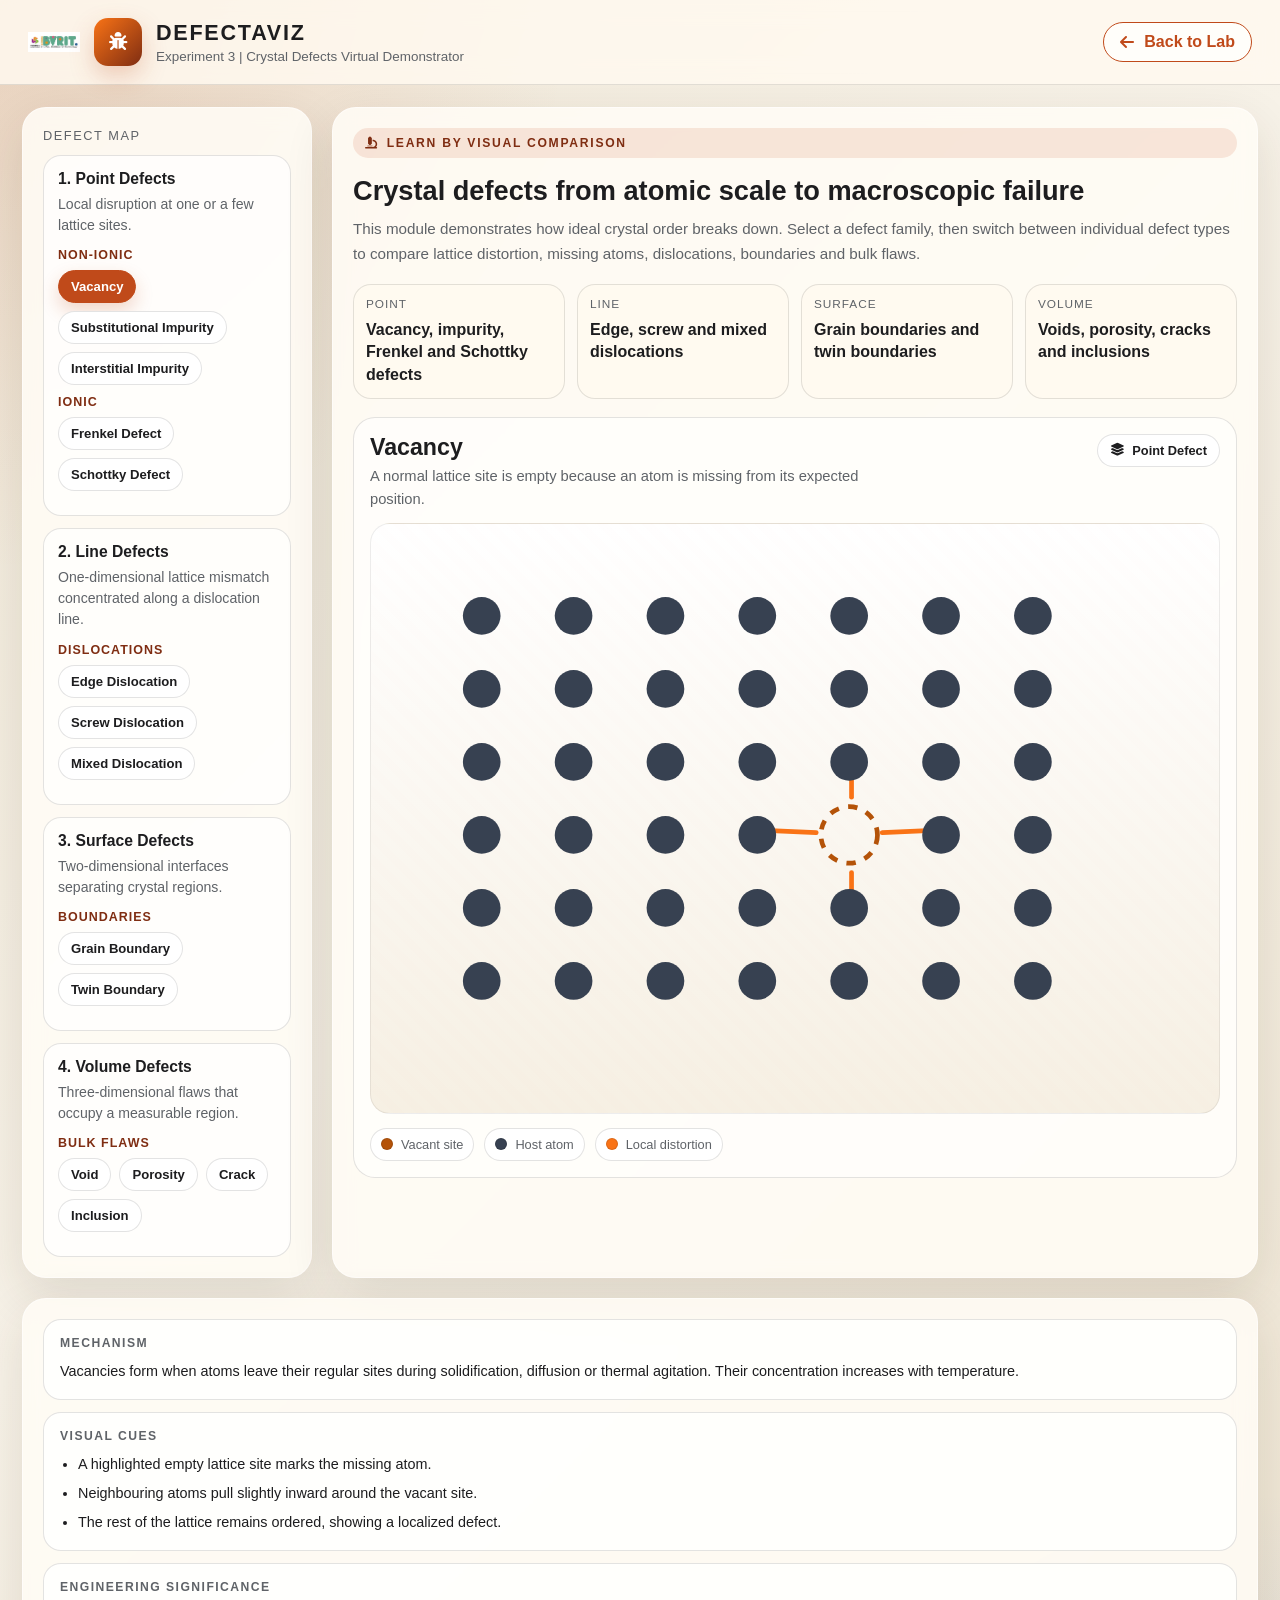
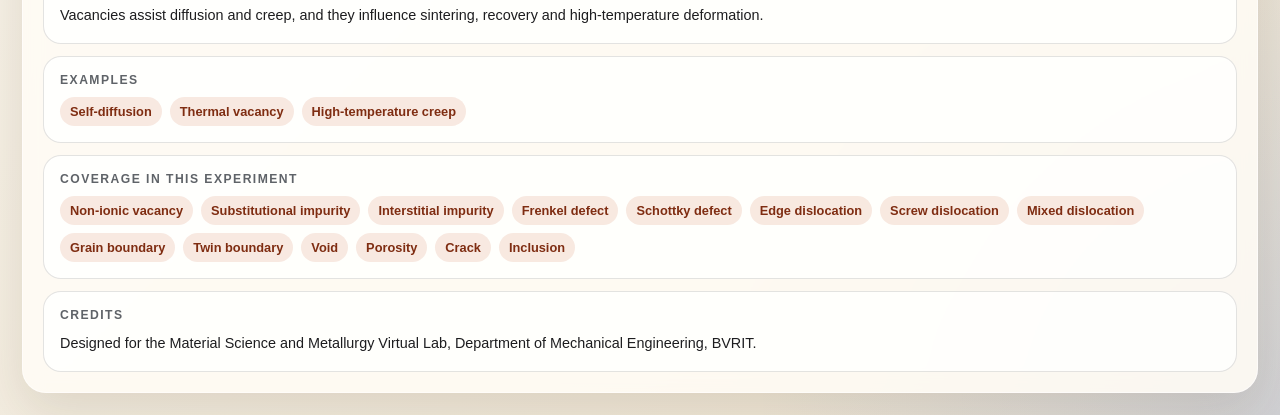
<file: experiments/experiment-3.html>
<!DOCTYPE html>
<html lang="en">
<head>
    <meta charset="UTF-8">
    <meta name="viewport" content="width=device-width, initial-scale=1.0">
    <title>Experiment 3 - DEFECTAVIZ | BVRIT Virtual Lab</title>
    <link rel="stylesheet" href="https://cdnjs.cloudflare.com/ajax/libs/font-awesome/6.4.0/css/all.min.css">
    <style>
        :root {
            --bg: #f4efe5;
            --panel: rgba(255, 252, 245, 0.88);
            --panel-strong: #fffaf0;
            --ink: #1d1d1f;
            --muted: #5f6368;
            --line: rgba(29, 29, 31, 0.12);
            --accent: #c04a1a;
            --accent-soft: rgba(192, 74, 26, 0.12);
            --accent-deep: #7f2d12;
            --blue: #2563eb;
            --gold: #d97706;
            --green: #0f766e;
            --shadow: 0 18px 50px rgba(58, 39, 17, 0.12);
        }

        * { box-sizing: border-box; margin: 0; padding: 0; }

        body {
            font-family: "Segoe UI", Roboto, Arial, sans-serif;
            color: var(--ink);
            background:
                radial-gradient(circle at top left, rgba(192, 74, 26, 0.14), transparent 24%),
                radial-gradient(circle at bottom right, rgba(37, 99, 235, 0.14), transparent 22%),
                linear-gradient(135deg, #efe7d7 0%, #f7f2e8 42%, #ece2cf 100%);
            min-height: 100vh;
        }

        header {
            display: flex;
            align-items: center;
            justify-content: space-between;
            padding: 18px 28px;
            background: rgba(255, 250, 240, 0.84);
            backdrop-filter: blur(12px);
            border-bottom: 1px solid var(--line);
            position: sticky;
            top: 0;
            z-index: 20;
        }

        .brand {
            display: flex;
            align-items: center;
            gap: 14px;
        }

        .brand img {
            width: 52px;
            height: auto;
        }

        .brand-mark {
            width: 48px;
            height: 48px;
            border-radius: 14px;
            display: grid;
            place-items: center;
            background: linear-gradient(135deg, #f97316, #7f2d12);
            color: #fff;
            box-shadow: 0 10px 24px rgba(192, 74, 26, 0.25);
            font-size: 1.15rem;
        }

        .brand-copy h1 {
            font-size: 1.35rem;
            letter-spacing: 0.08em;
        }

        .brand-copy p {
            font-size: 0.84rem;
            color: var(--muted);
            margin-top: 3px;
        }

        .back-btn {
            display: inline-flex;
            align-items: center;
            gap: 10px;
            padding: 10px 16px;
            border: 1px solid var(--accent);
            border-radius: 999px;
            color: var(--accent);
            text-decoration: none;
            font-weight: 700;
            transition: 0.25s ease;
            background: rgba(255,255,255,0.65);
        }

        .back-btn:hover {
            background: var(--accent);
            color: #fff;
            transform: translateX(-3px);
        }

        .page {
            display: grid;
            grid-template-columns: 320px minmax(0, 1fr) 320px;
            gap: 20px;
            padding: 22px;
        }

        .panel {
            background: var(--panel);
            border: 1px solid rgba(255,255,255,0.55);
            border-radius: 24px;
            box-shadow: var(--shadow);
            backdrop-filter: blur(10px);
        }

        .sidebar,
        .details {
            padding: 20px;
        }

        .hero-panel {
            padding: 20px;
            display: flex;
            flex-direction: column;
            gap: 18px;
        }

        .eyebrow {
            display: inline-flex;
            align-items: center;
            gap: 8px;
            font-size: 0.76rem;
            font-weight: 800;
            text-transform: uppercase;
            letter-spacing: 0.14em;
            color: var(--accent-deep);
            background: var(--accent-soft);
            border-radius: 999px;
            padding: 8px 12px;
        }

        .intro h2 {
            font-size: 1.7rem;
            line-height: 1.1;
            margin-bottom: 10px;
        }

        .intro p {
            color: var(--muted);
            line-height: 1.65;
            font-size: 0.95rem;
        }

        .mini-grid {
            display: grid;
            grid-template-columns: repeat(4, minmax(0, 1fr));
            gap: 12px;
        }

        .mini-card {
            background: var(--panel-strong);
            border: 1px solid var(--line);
            border-radius: 18px;
            padding: 12px;
        }

        .mini-card span {
            display: block;
            font-size: 0.74rem;
            text-transform: uppercase;
            letter-spacing: 0.08em;
            color: var(--muted);
            margin-bottom: 8px;
        }

        .mini-card strong {
            font-size: 1rem;
            line-height: 1.4;
        }

        .section-label {
            font-size: 0.8rem;
            text-transform: uppercase;
            letter-spacing: 0.12em;
            color: var(--muted);
            margin-bottom: 12px;
        }

        .group-list {
            display: flex;
            flex-direction: column;
            gap: 12px;
        }

        .group-card {
            background: rgba(255,255,255,0.72);
            border: 1px solid var(--line);
            border-radius: 18px;
            padding: 14px;
        }

        .group-card h3 {
            font-size: 0.98rem;
            margin-bottom: 6px;
        }

        .group-card p {
            color: var(--muted);
            font-size: 0.88rem;
            line-height: 1.5;
            margin-bottom: 12px;
        }

        .subgroup {
            margin-bottom: 10px;
        }

        .subgroup-title {
            font-size: 0.78rem;
            font-weight: 800;
            color: var(--accent-deep);
            text-transform: uppercase;
            letter-spacing: 0.08em;
            margin-bottom: 8px;
        }

        .defect-buttons {
            display: flex;
            flex-wrap: wrap;
            gap: 8px;
        }

        .defect-btn {
            border: 1px solid var(--line);
            background: #fff;
            color: var(--ink);
            border-radius: 999px;
            padding: 8px 12px;
            font-size: 0.82rem;
            font-weight: 700;
            cursor: pointer;
            transition: 0.2s ease;
        }

        .defect-btn:hover,
        .defect-btn.active {
            background: var(--accent);
            border-color: var(--accent);
            color: #fff;
            box-shadow: 0 8px 18px rgba(192, 74, 26, 0.22);
        }

        .viewer-shell {
            background: rgba(255,255,255,0.56);
            border: 1px solid var(--line);
            border-radius: 22px;
            padding: 16px;
        }

        .viewer-header {
            display: flex;
            justify-content: space-between;
            gap: 12px;
            align-items: flex-start;
            margin-bottom: 12px;
        }

        .viewer-title h3 {
            font-size: 1.45rem;
            margin-bottom: 4px;
        }

        .viewer-title p {
            color: var(--muted);
            line-height: 1.55;
            font-size: 0.92rem;
            max-width: 65ch;
        }

        .badge {
            display: inline-flex;
            align-items: center;
            gap: 8px;
            border-radius: 999px;
            padding: 8px 12px;
            background: rgba(255,255,255,0.9);
            border: 1px solid var(--line);
            font-size: 0.8rem;
            font-weight: 800;
            white-space: nowrap;
        }

        .viewer {
            min-height: 480px;
            border-radius: 20px;
            background:
                linear-gradient(180deg, rgba(255,255,255,0.9), rgba(245, 238, 224, 0.9)),
                repeating-linear-gradient(45deg, rgba(192, 74, 26, 0.03) 0 8px, transparent 8px 16px);
            border: 1px solid rgba(29, 29, 31, 0.08);
            display: grid;
            place-items: center;
            overflow: hidden;
            position: relative;
        }

        .viewer svg {
            width: 100%;
            height: 100%;
            min-height: 480px;
        }

        .legend {
            display: flex;
            flex-wrap: wrap;
            gap: 10px;
            margin-top: 14px;
        }

        .legend-item {
            display: inline-flex;
            align-items: center;
            gap: 8px;
            background: rgba(255,255,255,0.8);
            border: 1px solid var(--line);
            padding: 8px 10px;
            border-radius: 999px;
            font-size: 0.8rem;
            color: var(--muted);
        }

        .swatch {
            width: 12px;
            height: 12px;
            border-radius: 50%;
            border: 1px solid rgba(0,0,0,0.12);
        }

        .details-grid {
            display: grid;
            gap: 12px;
        }

        .detail-card {
            background: rgba(255,255,255,0.78);
            border: 1px solid var(--line);
            border-radius: 18px;
            padding: 16px;
        }

        .detail-card h4 {
            font-size: 0.76rem;
            text-transform: uppercase;
            letter-spacing: 0.12em;
            color: var(--muted);
            margin-bottom: 10px;
        }

        .detail-card p,
        .detail-card li {
            color: var(--ink);
            line-height: 1.6;
            font-size: 0.9rem;
        }

        .detail-card ul {
            padding-left: 18px;
        }

        .detail-card li + li {
            margin-top: 6px;
        }

        .chip-row {
            display: flex;
            flex-wrap: wrap;
            gap: 8px;
        }

        .chip {
            background: var(--accent-soft);
            color: var(--accent-deep);
            border-radius: 999px;
            padding: 7px 10px;
            font-size: 0.8rem;
            font-weight: 700;
        }

        .credits {
            font-size: 0.82rem;
            color: var(--muted);
            line-height: 1.6;
        }

        @media (max-width: 1280px) {
            .page {
                grid-template-columns: 290px minmax(0, 1fr);
            }

            .details {
                grid-column: 1 / -1;
            }
        }

        @media (max-width: 900px) {
            header {
                flex-direction: column;
                align-items: flex-start;
                gap: 14px;
            }

            .page {
                grid-template-columns: 1fr;
                padding: 16px;
            }

            .mini-grid {
                grid-template-columns: repeat(2, minmax(0, 1fr));
            }

            .viewer-header {
                flex-direction: column;
            }
        }

        @media (max-width: 560px) {
            .brand {
                align-items: flex-start;
            }

            .brand-copy h1 {
                font-size: 1.08rem;
            }

            .mini-grid {
                grid-template-columns: 1fr;
            }

            .viewer svg {
                min-height: 380px;
            }
        }
    </style>
</head>
<body>
    <header>
        <div class="brand">
            <img src="../bvrit-logo.png" alt="BVRIT">
            <div class="brand-mark"><i class="fas fa-bug"></i></div>
            <div class="brand-copy">
                <h1>DEFECTAVIZ</h1>
                <p>Experiment 3 | Crystal Defects Virtual Demonstrator</p>
            </div>
        </div>
        <a href="../index.html" class="back-btn"><i class="fas fa-arrow-left"></i> Back to Lab</a>
    </header>

    <main class="page">
        <aside class="panel sidebar">
            <div class="section-label">Defect Map</div>
            <div class="group-list" id="groupList"></div>
        </aside>

        <section class="panel hero-panel">
            <div class="eyebrow"><i class="fas fa-microscope"></i> Learn by visual comparison</div>
            <div class="intro">
                <h2>Crystal defects from atomic scale to macroscopic failure</h2>
                <p>
                    This module demonstrates how ideal crystal order breaks down. Select a defect family, then switch between
                    individual defect types to compare lattice distortion, missing atoms, dislocations, boundaries and bulk flaws.
                </p>
            </div>

            <div class="mini-grid">
                <div class="mini-card">
                    <span>Point</span>
                    <strong>Vacancy, impurity, Frenkel and Schottky defects</strong>
                </div>
                <div class="mini-card">
                    <span>Line</span>
                    <strong>Edge, screw and mixed dislocations</strong>
                </div>
                <div class="mini-card">
                    <span>Surface</span>
                    <strong>Grain boundaries and twin boundaries</strong>
                </div>
                <div class="mini-card">
                    <span>Volume</span>
                    <strong>Voids, porosity, cracks and inclusions</strong>
                </div>
            </div>

            <div class="viewer-shell">
                <div class="viewer-header">
                    <div class="viewer-title">
                        <h3 id="viewerName">Vacancy</h3>
                        <p id="viewerSummary"></p>
                    </div>
                    <div class="badge" id="familyBadge"></div>
                </div>
                <div class="viewer" id="viewerStage"></div>
                <div class="legend" id="legend"></div>
            </div>
        </section>

        <aside class="panel details">
            <div class="details-grid">
                <div class="detail-card">
                    <h4>Mechanism</h4>
                    <p id="mechanismText"></p>
                </div>
                <div class="detail-card">
                    <h4>Visual Cues</h4>
                    <ul id="visualCues"></ul>
                </div>
                <div class="detail-card">
                    <h4>Engineering Significance</h4>
                    <p id="impactText"></p>
                </div>
                <div class="detail-card">
                    <h4>Examples</h4>
                    <div class="chip-row" id="exampleChips"></div>
                </div>
                <div class="detail-card">
                    <h4>Coverage in this experiment</h4>
                    <div class="chip-row">
                        <span class="chip">Non-ionic vacancy</span>
                        <span class="chip">Substitutional impurity</span>
                        <span class="chip">Interstitial impurity</span>
                        <span class="chip">Frenkel defect</span>
                        <span class="chip">Schottky defect</span>
                        <span class="chip">Edge dislocation</span>
                        <span class="chip">Screw dislocation</span>
                        <span class="chip">Mixed dislocation</span>
                        <span class="chip">Grain boundary</span>
                        <span class="chip">Twin boundary</span>
                        <span class="chip">Void</span>
                        <span class="chip">Porosity</span>
                        <span class="chip">Crack</span>
                        <span class="chip">Inclusion</span>
                    </div>
                </div>
                <div class="detail-card">
                    <h4>Credits</h4>
                    <p class="credits">
                        Designed for the Material Science and Metallurgy Virtual Lab, Department of Mechanical Engineering, BVRIT.
                    </p>
                </div>
            </div>
        </aside>
    </main>

    <script>
        const DEFECT_GROUPS = [
            {
                key: "point",
                title: "1. Point Defects",
                summary: "Local disruption at one or a few lattice sites.",
                sections: [
                    {
                        title: "Non-ionic",
                        items: ["vacancy", "substitutional", "interstitial"]
                    },
                    {
                        title: "Ionic",
                        items: ["frenkel", "schottky"]
                    }
                ]
            },
            {
                key: "line",
                title: "2. Line Defects",
                summary: "One-dimensional lattice mismatch concentrated along a dislocation line.",
                sections: [
                    {
                        title: "Dislocations",
                        items: ["edge", "screw", "mixed"]
                    }
                ]
            },
            {
                key: "surface",
                title: "3. Surface Defects",
                summary: "Two-dimensional interfaces separating crystal regions.",
                sections: [
                    {
                        title: "Boundaries",
                        items: ["grain", "twin"]
                    }
                ]
            },
            {
                key: "volume",
                title: "4. Volume Defects",
                summary: "Three-dimensional flaws that occupy a measurable region.",
                sections: [
                    {
                        title: "Bulk Flaws",
                        items: ["void", "porosity", "crack", "inclusion"]
                    }
                ]
            }
        ];

        const DEFECTS = {
            vacancy: {
                family: "Point Defect",
                name: "Vacancy",
                summary: "A normal lattice site is empty because an atom is missing from its expected position.",
                mechanism: "Vacancies form when atoms leave their regular sites during solidification, diffusion or thermal agitation. Their concentration increases with temperature.",
                cues: [
                    "A highlighted empty lattice site marks the missing atom.",
                    "Neighbouring atoms pull slightly inward around the vacant site.",
                    "The rest of the lattice remains ordered, showing a localized defect."
                ],
                impact: "Vacancies assist diffusion and creep, and they influence sintering, recovery and high-temperature deformation.",
                examples: ["Self-diffusion", "Thermal vacancy", "High-temperature creep"],
                legend: [
                    ["#b45309", "Vacant site"],
                    ["#374151", "Host atom"],
                    ["#f97316", "Local distortion"]
                ],
                draw: drawVacancy
            },
            substitutional: {
                family: "Point Defect",
                name: "Substitutional Impurity",
                summary: "A foreign atom replaces a host atom at a normal lattice position.",
                mechanism: "Substitutional impurities appear when solute atoms with comparable size occupy lattice sites of the solvent crystal.",
                cues: [
                    "One atom on a regular site has a different colour and radius.",
                    "Nearby atoms shift to accommodate size mismatch.",
                    "The impurity still remains on a standard lattice position."
                ],
                impact: "Substitutional atoms strengthen alloys through lattice strain and can change electrical, thermal and corrosion behaviour.",
                examples: ["Cu-Ni alloys", "Brass", "Solid-solution strengthening"],
                legend: [
                    ["#374151", "Host atom"],
                    ["#2563eb", "Substitutional atom"],
                    ["#f97316", "Strain zone"]
                ],
                draw: drawSubstitutional
            },
            interstitial: {
                family: "Point Defect",
                name: "Interstitial Impurity",
                summary: "A smaller foreign atom occupies the gap between normal lattice sites.",
                mechanism: "Atoms much smaller than the host atoms fit into interstitial spaces instead of replacing the host lattice atoms.",
                cues: [
                    "A small atom appears between normal lattice positions.",
                    "Surrounding atoms are pushed outward from the interstitial site.",
                    "The host lattice points remain occupied."
                ],
                impact: "Interstitials produce strong lattice distortion and major strengthening effects, as seen in steel and other engineering alloys.",
                examples: ["Carbon in iron", "Hydrogen in metals", "Nitrogen in steel"],
                legend: [
                    ["#374151", "Host atom"],
                    ["#16a34a", "Interstitial atom"],
                    ["#f97316", "Compression zone"]
                ],
                draw: drawInterstitial
            },
            frenkel: {
                family: "Point Defect",
                name: "Frenkel Defect",
                summary: "In an ionic crystal, a small ion leaves its site and occupies an interstitial position, producing a vacancy-interstitial pair.",
                mechanism: "Frenkel defects are common when cations are small enough to shift into interstitial sites without collapsing charge balance.",
                cues: [
                    "One cation site is vacant while the displaced cation appears nearby in an interstitial site.",
                    "Anions remain on their regular lattice positions.",
                    "Overall stoichiometry is preserved."
                ],
                impact: "Frenkel defects affect ionic conductivity and diffusion behaviour in many ceramic and ionic solids.",
                examples: ["AgCl", "ZnS", "Ionic conductivity"],
                legend: [
                    ["#2563eb", "Cation"],
                    ["#d97706", "Anion"],
                    ["#b45309", "Vacant cation site"]
                ],
                draw: drawFrenkel
            },
            schottky: {
                family: "Point Defect",
                name: "Schottky Defect",
                summary: "Equal numbers of cations and anions are missing from an ionic crystal, preserving electrical neutrality.",
                mechanism: "Schottky defects form when paired ions leave the crystal surface or bulk lattice, leaving vacancy pairs behind.",
                cues: [
                    "One cation and one anion site are empty.",
                    "The vacancy pair keeps charge neutrality intact.",
                    "The lattice density decreases because ions are missing."
                ],
                impact: "Schottky defects alter density, diffusion paths and ionic transport in ceramics and salts.",
                examples: ["NaCl", "KCl", "CsCl"],
                legend: [
                    ["#2563eb", "Cation"],
                    ["#d97706", "Anion"],
                    ["#b45309", "Vacancy pair"]
                ],
                draw: drawSchottky
            },
            edge: {
                family: "Line Defect",
                name: "Edge Dislocation",
                summary: "An extra half-plane of atoms terminates inside the crystal and distorts the surrounding lattice.",
                mechanism: "Edge dislocations arise when part of the crystal is forced to contain an incomplete atomic plane. The terminating edge is the dislocation core.",
                cues: [
                    "One extra half-plane ends abruptly inside the lattice.",
                    "Atoms above the core are in compression and those below are in tension.",
                    "The dislocation line is perpendicular to the Burgers vector."
                ],
                impact: "Edge dislocations enable plastic deformation and strongly influence yield strength, work hardening and recovery.",
                examples: ["Cold working", "Slip deformation", "Strengthening by dislocation interactions"],
                legend: [
                    ["#374151", "Lattice lines"],
                    ["#dc2626", "Extra half-plane"],
                    ["#2563eb", "Dislocation core"]
                ],
                draw: drawEdge
            },
            screw: {
                family: "Line Defect",
                name: "Screw Dislocation",
                summary: "The crystal planes form a helical ramp around the dislocation line due to shear distortion.",
                mechanism: "Screw dislocations originate from shear stress that shifts one part of the crystal relative to the other.",
                cues: [
                    "Atomic planes step upward like a spiral staircase.",
                    "The Burgers vector is parallel to the dislocation line.",
                    "Slip can occur on multiple planes around the line."
                ],
                impact: "Screw dislocations promote slip and contribute to ductility, cross-slip and plastic flow.",
                examples: ["Shear deformation", "Cross-slip in FCC metals", "Plasticity"],
                legend: [
                    ["#374151", "Reference planes"],
                    ["#7c3aed", "Helical step"],
                    ["#2563eb", "Dislocation line"]
                ],
                draw: drawScrew
            },
            mixed: {
                family: "Line Defect",
                name: "Mixed Dislocation",
                summary: "A practical dislocation often has both edge and screw character along different parts of the same line.",
                mechanism: "Real dislocations curve through a crystal, causing the local geometry to shift between edge-like and screw-like behaviour.",
                cues: [
                    "The defect line bends through the lattice.",
                    "One segment shows extra-plane distortion while another shows shear offset.",
                    "The Burgers vector relation changes along the line."
                ],
                impact: "Mixed dislocations dominate real deformation behaviour and influence hardening, recovery and slip transfer between grains.",
                examples: ["Curved slip lines", "Cold-worked metals", "General plastic deformation"],
                legend: [
                    ["#dc2626", "Edge component"],
                    ["#7c3aed", "Screw component"],
                    ["#2563eb", "Mixed core"]
                ],
                draw: drawMixed
            },
            grain: {
                family: "Surface Defect",
                name: "Grain Boundary",
                summary: "A grain boundary is an interface where neighbouring crystals meet with different orientations.",
                mechanism: "During solidification and recrystallization, crystals grow independently and eventually impinge, creating orientation mismatch.",
                cues: [
                    "Atomic rows tilt differently on either side of the boundary.",
                    "The interface is a zone of mismatch rather than a clean fracture.",
                    "Boundary atoms are less ordered than atoms within grains."
                ],
                impact: "Grain boundaries affect strength, diffusion, corrosion, electrical resistance and fracture behaviour.",
                examples: ["Polycrystalline metals", "Hall-Petch strengthening", "Grain growth control"],
                legend: [
                    ["#374151", "Grain A"],
                    ["#0f766e", "Grain B"],
                    ["#dc2626", "Boundary region"]
                ],
                draw: drawGrain
            },
            twin: {
                family: "Surface Defect",
                name: "Twin Boundary",
                summary: "A twin boundary separates two crystal regions related by a mirror symmetry.",
                mechanism: "Twinning forms during deformation or annealing when part of the crystal reorients in a mirror-like arrangement.",
                cues: [
                    "Atomic arrangement on one side mirrors the other side.",
                    "The interface is more ordered than a typical grain boundary.",
                    "The orientation change is specific and symmetric."
                ],
                impact: "Twins can strengthen materials, accommodate deformation and influence texture in metals and ceramics.",
                examples: ["Deformation twins", "Annealing twins", "HCP metals"],
                legend: [
                    ["#374151", "Parent lattice"],
                    ["#0891b2", "Twin lattice"],
                    ["#dc2626", "Twin plane"]
                ],
                draw: drawTwin
            },
            void: {
                family: "Volume Defect",
                name: "Void",
                summary: "A void is a localized cavity created by missing material inside the solid.",
                mechanism: "Voids form from shrinkage, diffusion imbalance, gas entrapment or coalescence of vacancies.",
                cues: [
                    "A large empty pocket appears inside the bulk lattice.",
                    "Atoms around the cavity form the local wall of the defect.",
                    "The missing volume is concentrated in one main region."
                ],
                impact: "Voids reduce load-bearing area and can initiate fracture under tensile loading or creep.",
                examples: ["Shrinkage cavity", "Creep cavitation", "Internal cavity"],
                legend: [
                    ["#374151", "Solid matrix"],
                    ["#f8fafc", "Void region"],
                    ["#b45309", "Void boundary"]
                ],
                draw: drawVoid
            },
            porosity: {
                family: "Volume Defect",
                name: "Porosity",
                summary: "Porosity refers to many small pores distributed through a material.",
                mechanism: "Porosity develops when gases are trapped, liquid metal feeds poorly, powders do not densify fully or solidification is incomplete.",
                cues: [
                    "Multiple rounded pores are distributed through the microstructure.",
                    "The material contains many small empty volumes instead of one large cavity.",
                    "Pore clustering may appear in weaker zones."
                ],
                impact: "Porosity lowers density, fatigue strength, toughness and sealing performance.",
                examples: ["Castings", "Powder metallurgy", "Additive manufacturing defects"],
                legend: [
                    ["#374151", "Matrix"],
                    ["#f8fafc", "Pore"],
                    ["#b45309", "Porous region"]
                ],
                draw: drawPorosity
            },
            crack: {
                family: "Volume Defect",
                name: "Crack",
                summary: "A crack is a sharp discontinuity that can grow under stress and lead to fracture.",
                mechanism: "Cracks initiate from stress concentration, brittle phases, thermal shock, fatigue or existing defects like pores and inclusions.",
                cues: [
                    "A narrow sharp path cuts through the material.",
                    "The crack tip is pointed and concentrates stress.",
                    "Material continuity is broken along a preferred route."
                ],
                impact: "Cracks are the most critical defect class for catastrophic failure because they propagate rapidly when stress intensity rises.",
                examples: ["Fatigue crack", "Thermal crack", "Brittle fracture"],
                legend: [
                    ["#374151", "Matrix"],
                    ["#111827", "Crack path"],
                    ["#dc2626", "Crack tip"]
                ],
                draw: drawCrack
            },
            inclusion: {
                family: "Volume Defect",
                name: "Inclusion",
                summary: "An inclusion is a foreign solid particle trapped inside the base material.",
                mechanism: "Inclusions enter during melting, refining, casting or processing when non-metallic phases or contaminants remain within the solid.",
                cues: [
                    "Foreign particles are embedded inside the matrix.",
                    "The inclusion shape and colour differ from the surrounding material.",
                    "Interface mismatch causes local stress concentration."
                ],
                impact: "Inclusions can reduce toughness and fatigue strength, though controlled inclusions can sometimes improve machinability.",
                examples: ["Oxides", "Sulfides", "Slag particles"],
                legend: [
                    ["#374151", "Matrix"],
                    ["#7c2d12", "Inclusion"],
                    ["#f97316", "Interaction zone"]
                ],
                draw: drawInclusion
            }
        };

        let activeDefect = "vacancy";

        function makeAtoms(rows, cols, dx, dy, offsetX, offsetY, color, radius) {
            let html = "";
            for (let row = 0; row < rows; row += 1) {
                for (let col = 0; col < cols; col += 1) {
                    const x = offsetX + col * dx;
                    const y = offsetY + row * dy;
                    html += "<circle cx=\"" + x + "\" cy=\"" + y + "\" r=\"" + radius + "\" fill=\"" + color + "\" />";
                }
            }
            return html;
        }

        function latticeGrid(rows, cols, skipSet, overrides) {
            let html = "";
            for (let row = 0; row < rows; row += 1) {
                for (let col = 0; col < cols; col += 1) {
                    const key = row + "-" + col;
                    if (skipSet && skipSet.has(key)) continue;
                    const x = 94 + col * 78;
                    const y = 78 + row * 62;
                    const node = overrides && overrides[key] ? overrides[key] : {};
                    const fill = node.fill || "#374151";
                    const radius = node.r || 16;
                    html += "<circle cx=\"" + x + "\" cy=\"" + y + "\" r=\"" + radius + "\" fill=\"" + fill + "\" />";
                }
            }
            return html;
        }

        function svgFrame(content, extras) {
            return "<svg viewBox=\"0 0 720 500\" role=\"img\" aria-label=\"Crystal defect visualization\">" +
                "<rect x=\"0\" y=\"0\" width=\"720\" height=\"500\" fill=\"transparent\" />" +
                (extras || "") +
                content +
                "</svg>";
        }

        function drawVacancy() {
            const skip = new Set(["3-4"]);
            const distort = "<circle cx=\"406\" cy=\"264\" r=\"24\" fill=\"none\" stroke=\"#b45309\" stroke-width=\"4\" stroke-dasharray=\"8 8\" />" +
                "<line x1=\"330\" y1=\"260\" x2=\"378\" y2=\"262\" stroke=\"#f97316\" stroke-width=\"4\" stroke-linecap=\"round\" />" +
                "<line x1=\"482\" y1=\"260\" x2=\"434\" y2=\"262\" stroke=\"#f97316\" stroke-width=\"4\" stroke-linecap=\"round\" />" +
                "<line x1=\"408\" y1=\"196\" x2=\"408\" y2=\"232\" stroke=\"#f97316\" stroke-width=\"4\" stroke-linecap=\"round\" />" +
                "<line x1=\"408\" y1=\"332\" x2=\"408\" y2=\"296\" stroke=\"#f97316\" stroke-width=\"4\" stroke-linecap=\"round\" />";
            return svgFrame(latticeGrid(6, 7, skip), distort);
        }

        function drawSubstitutional() {
            const overrides = {
                "2-3": { fill: "#2563eb", r: 22 },
                "2-2": { fill: "#4b5563" },
                "2-4": { fill: "#4b5563" }
            };
            const halo = "<circle cx=\"328\" cy=\"202\" r=\"50\" fill=\"rgba(249,115,22,0.14)\" stroke=\"#f97316\" stroke-width=\"3\" />" +
                "<circle cx=\"328\" cy=\"202\" r=\"22\" fill=\"#2563eb\" />";
            return svgFrame(latticeGrid(6, 7, null, overrides), halo);
        }

        function drawInterstitial() {
            const arrows = "<circle cx=\"367\" cy=\"233\" r=\"12\" fill=\"#16a34a\" />" +
                "<circle cx=\"328\" cy=\"202\" r=\"18\" fill=\"#374151\" />" +
                "<circle cx=\"406\" cy=\"202\" r=\"18\" fill=\"#374151\" />" +
                "<circle cx=\"328\" cy=\"264\" r=\"18\" fill=\"#374151\" />" +
                "<circle cx=\"406\" cy=\"264\" r=\"18\" fill=\"#374151\" />" +
                "<path d=\"M347 216 L356 224\" stroke=\"#f97316\" stroke-width=\"4\" stroke-linecap=\"round\" />" +
                "<path d=\"M387 216 L378 224\" stroke=\"#f97316\" stroke-width=\"4\" stroke-linecap=\"round\" />" +
                "<path d=\"M347 250 L356 242\" stroke=\"#f97316\" stroke-width=\"4\" stroke-linecap=\"round\" />" +
                "<path d=\"M387 250 L378 242\" stroke=\"#f97316\" stroke-width=\"4\" stroke-linecap=\"round\" />";
            return svgFrame(latticeGrid(6, 7), arrows);
        }

        function drawFrenkel() {
            let html = "";
            for (let row = 0; row < 5; row += 1) {
                for (let col = 0; col < 6; col += 1) {
                    const x = 110 + col * 88;
                    const y = 90 + row * 72;
                    html += "<circle cx=\"" + x + "\" cy=\"" + y + "\" r=\"18\" fill=\"#d97706\" />";
                    if (!(row === 2 && col === 2)) {
                        html += "<circle cx=\"" + (x + 44) + "\" cy=\"" + (y + 36) + "\" r=\"11\" fill=\"#2563eb\" />";
                    }
                }
            }
            html += "<circle cx=\"374\" cy=\"270\" r=\"18\" fill=\"none\" stroke=\"#b45309\" stroke-width=\"4\" stroke-dasharray=\"7 7\" />";
            html += "<circle cx=\"430\" cy=\"214\" r=\"11\" fill=\"#2563eb\" stroke=\"#0f172a\" stroke-width=\"2\" />";
            html += "<line x1=\"374\" y1=\"270\" x2=\"430\" y2=\"214\" stroke=\"#f97316\" stroke-width=\"4\" stroke-linecap=\"round\" marker-end=\"url(#arrow)\" />";
            const defs = "<defs><marker id=\"arrow\" viewBox=\"0 0 10 10\" refX=\"8\" refY=\"5\" markerWidth=\"6\" markerHeight=\"6\" orient=\"auto-start-reverse\"><path d=\"M 0 0 L 10 5 L 0 10 z\" fill=\"#f97316\" /></marker></defs>";
            return svgFrame(html, defs);
        }

        function drawSchottky() {
            let html = "";
            for (let row = 0; row < 5; row += 1) {
                for (let col = 0; col < 6; col += 1) {
                    const x = 110 + col * 88;
                    const y = 90 + row * 72;
                    if (!(row === 2 && col === 2)) {
                        html += "<circle cx=\"" + x + "\" cy=\"" + y + "\" r=\"18\" fill=\"#d97706\" />";
                    } else {
                        html += "<circle cx=\"" + x + "\" cy=\"" + y + "\" r=\"22\" fill=\"none\" stroke=\"#b45309\" stroke-width=\"4\" stroke-dasharray=\"7 7\" />";
                    }
                    const cx = x + 44;
                    const cy = y + 36;
                    if (!(row === 2 && col === 2)) {
                        html += "<circle cx=\"" + cx + "\" cy=\"" + cy + "\" r=\"11\" fill=\"#2563eb\" />";
                    } else {
                        html += "<circle cx=\"" + cx + "\" cy=\"" + cy + "\" r=\"15\" fill=\"none\" stroke=\"#b45309\" stroke-width=\"4\" stroke-dasharray=\"6 6\" />";
                    }
                }
            }
            return svgFrame(html);
        }

        function drawEdge() {
            let html = "";
            for (let row = 0; row < 6; row += 1) {
                const y = 70 + row * 62;
                html += "<line x1=\"80\" y1=\"" + y + "\" x2=\"640\" y2=\"" + y + "\" stroke=\"#9ca3af\" stroke-width=\"3\" />";
            }
            for (let col = 0; col < 8; col += 1) {
                const x = 100 + col * 70;
                html += "<line x1=\"" + x + "\" y1=\"70\" x2=\"" + x + "\" y2=\"380\" stroke=\"#d1d5db\" stroke-width=\"2\" />";
            }
            for (let row = 0; row < 4; row += 1) {
                const y = 70 + row * 62;
                html += "<line x1=\"100\" y1=\"" + y + "\" x2=\"360\" y2=\"" + y + "\" stroke=\"#dc2626\" stroke-width=\"6\" stroke-linecap=\"round\" />";
            }
            html += "<circle cx=\"360\" cy=\"256\" r=\"16\" fill=\"#2563eb\" />";
            html += "<path d=\"M380 256 C430 250, 470 236, 520 214\" stroke=\"#f97316\" stroke-width=\"5\" fill=\"none\" stroke-linecap=\"round\" />";
            html += "<path d=\"M380 270 C430 286, 470 300, 520 322\" stroke=\"#f97316\" stroke-width=\"5\" fill=\"none\" stroke-linecap=\"round\" />";
            return svgFrame(html);
        }

        function drawScrew() {
            let html = "";
            for (let step = 0; step < 8; step += 1) {
                const y = 90 + step * 42;
                html += "<path d=\"M110 " + y + " C220 " + (y - 18) + ", 310 " + (y + 18) + ", 400 " + y + " S560 " + (y - 18) + ", 620 " + y + "\" stroke=\"#374151\" stroke-width=\"3\" fill=\"none\" />";
            }
            html += "<path d=\"M360 70 C420 120, 300 170, 360 220 C420 270, 300 320, 360 370\" stroke=\"#7c3aed\" stroke-width=\"8\" fill=\"none\" stroke-linecap=\"round\" />";
            html += "<line x1=\"360\" y1=\"70\" x2=\"360\" y2=\"390\" stroke=\"#2563eb\" stroke-width=\"4\" stroke-dasharray=\"9 8\" />";
            return svgFrame(html);
        }

        function drawMixed() {
            const edgePart = "<line x1=\"98\" y1=\"128\" x2=\"332\" y2=\"128\" stroke=\"#dc2626\" stroke-width=\"6\" stroke-linecap=\"round\" />" +
                "<line x1=\"98\" y1=\"190\" x2=\"332\" y2=\"190\" stroke=\"#dc2626\" stroke-width=\"6\" stroke-linecap=\"round\" />" +
                "<circle cx=\"332\" cy=\"221\" r=\"14\" fill=\"#2563eb\" />";
            const screwPart = "<path d=\"M388 96 C440 142, 350 188, 408 236 C458 280, 370 324, 428 368\" stroke=\"#7c3aed\" stroke-width=\"8\" fill=\"none\" stroke-linecap=\"round\" />";
            let base = "";
            for (let row = 0; row < 6; row += 1) {
                base += "<line x1=\"80\" y1=\"" + (78 + row * 62) + "\" x2=\"640\" y2=\"" + (78 + row * 62) + "\" stroke=\"#cbd5e1\" stroke-width=\"2\" />";
            }
            for (let col = 0; col < 8; col += 1) {
                base += "<line x1=\"" + (96 + col * 68) + "\" y1=\"74\" x2=\"" + (96 + col * 68) + "\" y2=\"388\" stroke=\"#e5e7eb\" stroke-width=\"2\" />";
            }
            return svgFrame(base + edgePart + screwPart);
        }

        function drawGrain() {
            let left = "";
            let right = "";
            for (let row = 0; row < 6; row += 1) {
                for (let col = 0; col < 4; col += 1) {
                    left += "<circle cx=\"" + (96 + col * 76 + (row % 2 ? 18 : 0)) + "\" cy=\"" + (86 + row * 60) + "\" r=\"15\" fill=\"#374151\" />";
                }
            }
            for (let row = 0; row < 6; row += 1) {
                for (let col = 0; col < 4; col += 1) {
                    right += "<circle cx=\"" + (406 + col * 62 - row * 6) + "\" cy=\"" + (92 + row * 58) + "\" r=\"15\" fill=\"#0f766e\" />";
                }
            }
            const boundary = "<path d=\"M358 44 C334 128, 388 178, 362 246 C338 314, 386 368, 354 454\" stroke=\"#dc2626\" stroke-width=\"8\" fill=\"none\" stroke-linecap=\"round\" />";
            return svgFrame(left + right, boundary);
        }

        function drawTwin() {
            let html = "";
            for (let row = 0; row < 6; row += 1) {
                for (let col = 0; col < 4; col += 1) {
                    html += "<circle cx=\"" + (108 + col * 74 + (row % 2 ? 16 : 0)) + "\" cy=\"" + (86 + row * 60) + "\" r=\"15\" fill=\"#374151\" />";
                    html += "<circle cx=\"" + (612 - col * 74 - (row % 2 ? 16 : 0)) + "\" cy=\"" + (86 + row * 60) + "\" r=\"15\" fill=\"#0891b2\" />";
                }
            }
            const plane = "<line x1=\"360\" y1=\"52\" x2=\"360\" y2=\"446\" stroke=\"#dc2626\" stroke-width=\"7\" stroke-dasharray=\"12 10\" />";
            return svgFrame(html, plane);
        }

        function drawVoid() {
            const base = makeAtoms(6, 8, 70, 58, 88, 82, "#374151", 14);
            const cavity = "<ellipse cx=\"362\" cy=\"248\" rx=\"94\" ry=\"76\" fill=\"#fffaf0\" stroke=\"#b45309\" stroke-width=\"6\" />";
            return svgFrame(base, cavity);
        }

        function drawPorosity() {
            const base = makeAtoms(6, 8, 70, 58, 88, 82, "#374151", 14);
            const pores = [
                [196, 170, 20],
                [278, 224, 16],
                [352, 162, 24],
                [438, 242, 14],
                [510, 194, 18],
                [582, 278, 16],
                [274, 320, 22],
                [454, 338, 20]
            ].map(function(pore) {
                return "<circle cx=\"" + pore[0] + "\" cy=\"" + pore[1] + "\" r=\"" + pore[2] + "\" fill=\"#fffaf0\" stroke=\"#b45309\" stroke-width=\"4\" />";
            }).join("");
            return svgFrame(base, pores);
        }

        function drawCrack() {
            const base = makeAtoms(6, 8, 70, 58, 88, 82, "#374151", 14);
            const crack = "<path d=\"M90 360 L180 320 L250 336 L318 276 L380 296 L462 222 L552 238 L632 180\" stroke=\"#111827\" stroke-width=\"8\" fill=\"none\" stroke-linecap=\"round\" stroke-linejoin=\"round\" />" +
                "<circle cx=\"632\" cy=\"180\" r=\"12\" fill=\"#dc2626\" />";
            return svgFrame(base, crack);
        }

        function drawInclusion() {
            const base = makeAtoms(6, 8, 70, 58, 88, 82, "#374151", 14);
            const foreign = "<ellipse cx=\"356\" cy=\"242\" rx=\"98\" ry=\"58\" fill=\"#7c2d12\" stroke=\"#f97316\" stroke-width=\"5\" />" +
                "<ellipse cx=\"356\" cy=\"242\" rx=\"124\" ry=\"82\" fill=\"none\" stroke=\"rgba(249,115,22,0.35)\" stroke-width=\"8\" />";
            return svgFrame(base, foreign);
        }

        function buildSidebar() {
            const groupList = document.getElementById("groupList");
            groupList.innerHTML = DEFECT_GROUPS.map(function(group) {
                const sections = group.sections.map(function(section) {
                    const buttons = section.items.map(function(key) {
                        const defect = DEFECTS[key];
                        const active = key === activeDefect ? " active" : "";
                        return "<button class=\"defect-btn" + active + "\" data-defect=\"" + key + "\">" + defect.name + "</button>";
                    }).join("");
                    return "<div class=\"subgroup\"><div class=\"subgroup-title\">" + section.title + "</div><div class=\"defect-buttons\">" + buttons + "</div></div>";
                }).join("");
                return "<div class=\"group-card\"><h3>" + group.title + "</h3><p>" + group.summary + "</p>" + sections + "</div>";
            }).join("");

            document.querySelectorAll(".defect-btn").forEach(function(button) {
                button.addEventListener("click", function() {
                    activeDefect = button.getAttribute("data-defect");
                    render();
                });
            });
        }

        function renderLegend(items) {
            document.getElementById("legend").innerHTML = items.map(function(item) {
                return "<div class=\"legend-item\"><span class=\"swatch\" style=\"background:" + item[0] + "\"></span>" + item[1] + "</div>";
            }).join("");
        }

        function renderList(listId, items) {
            document.getElementById(listId).innerHTML = items.map(function(item) {
                return "<li>" + item + "</li>";
            }).join("");
        }

        function renderExamples(items) {
            document.getElementById("exampleChips").innerHTML = items.map(function(item) {
                return "<span class=\"chip\">" + item + "</span>";
            }).join("");
        }

        function render() {
            buildSidebar();
            const defect = DEFECTS[activeDefect];
            document.getElementById("viewerName").textContent = defect.name;
            document.getElementById("viewerSummary").textContent = defect.summary;
            document.getElementById("familyBadge").innerHTML = "<i class=\"fas fa-layer-group\"></i> " + defect.family;
            document.getElementById("mechanismText").textContent = defect.mechanism;
            document.getElementById("impactText").textContent = defect.impact;
            document.getElementById("viewerStage").innerHTML = defect.draw();
            renderLegend(defect.legend);
            renderList("visualCues", defect.cues);
            renderExamples(defect.examples);
        }

        render();
    </script>
</body>
</html>
</file>
<file: css/style.css>
/* BASIC RESET */
* {
    margin: 0;
    padding: 0;
    box-sizing: border-box;
}

/* COLORS - Change these if you want different colors */
:root {
    --blue: #1a237e;
    --light-blue: #3949ab;
    --orange: #ff6f00;
    --gray: #757575;
    --light-gray: #fafafa;
    --white: #ffffff;
}

body {
    font-family: 'Open Sans', Arial, sans-serif;
    line-height: 1.6;
    color: #333;
    background-color: var(--light-gray);
}

.container {
    max-width: 1200px;
    margin: 0 auto;
    padding: 0 20px;
}

/* HEADER */
.header {
    background-color: var(--white);
    box-shadow: 0 2px 4px rgba(0,0,0,0.1);
    position: sticky;
    top: 0;
    z-index: 1000;
}

.header-content {
    display: flex;
    justify-content: space-between;
    align-items: center;
    padding: 15px 0;
}

.logo {
    display: flex;
    align-items: center;
    gap: 15px;
}

.logo-img {
    height: 50px;
    width: auto;
}

.logo-text {
    display: flex;
    flex-direction: column;
}

.logo i {
    font-size: 2rem;
    color: var(--blue);
}

.logo-title {
    font-size: 1.2rem;
    font-weight: 700;
    color: var(--blue);
    line-height: 1.2;
}

.logo-subtitle {
    font-size: 0.85rem;
    color: var(--gray);
    line-height: 1.2;
}

.nav-menu {
    display: flex;
    gap: 20px;
}

.nav-link {
    text-decoration: none;
    color: #333;
    padding: 8px 15px;
    border-radius: 5px;
    transition: 0.3s;
}

.nav-link:hover,
.nav-link.active {
    background-color: var(--blue);
    color: white;
}

.mobile-toggle {
    display: none;
    background: none;
    border: none;
    font-size: 1.5rem;
    color: var(--blue);
    cursor: pointer;
}

/* HERO SECTION */
.hero {
    background: linear-gradient(135deg, var(--blue), var(--light-blue));
    color: white;
    padding: 60px 0;
    text-align: center;
}

.hero-title {
    font-size: 3rem;
    margin-bottom: 10px;
}

.hero-subtitle {
    font-size: 1.8rem;
    margin-bottom: 20px;
}

.course-info {
    display: flex;
    justify-content: center;
    gap: 10px;
    margin-bottom: 20px;
    flex-wrap: wrap;
}

.course-code {
    background-color: rgba(255,255,255,0.2);
    padding: 5px 15px;
    border-radius: 5px;
}

.tagline {
    font-size: 1.1rem;
    margin-bottom: 30px;
}

.hero-actions {
    display: flex;
    gap: 20px;
    justify-content: center;
    flex-wrap: wrap;
}

/* BUTTONS */
.btn {
    display: inline-block;
    padding: 12px 30px;
    border-radius: 8px;
    text-decoration: none;
    font-weight: 600;
    transition: 0.3s;
}

.btn-primary {
    background-color: var(--orange);
    color: white;
}

.btn-primary:hover {
    background-color: #ff9800;
    transform: translateY(-2px);
}

.btn-secondary {
    background-color: transparent;
    color: white;
    border: 2px solid white;
}

.btn-secondary:hover {
    background-color: white;
    color: var(--blue);
}

.btn-start {
    background-color: var(--blue);
    color: white;
    padding: 8px 20px;
    font-size: 0.9rem;
}

.btn-start:hover {
    background-color: var(--light-blue);
}

/* INTRODUCTION */
.introduction {
    background-color: white;
    padding: 40px 0;
    text-align: center;
}

.intro-text {
    font-size: 1.1rem;
    max-width: 800px;
    margin: 0 auto 20px;
    color: var(--gray);
}

.philosophy {
    display: inline-flex;
    align-items: center;
    gap: 10px;
    background-color: var(--blue);
    color: white;
    padding: 15px 30px;
    border-radius: 10px;
}

/* SECTION TITLES */
.section-title {
    font-size: 2rem;
    color: var(--blue);
    text-align: center;
    margin-bottom: 10px;
}

.section-subtitle {
    text-align: center;
    color: var(--gray);
    margin-bottom: 40px;
}

/* LEARNING OBJECTIVES */
.learning-objectives {
    padding: 40px 0;
}

.objectives-grid {
    display: grid;
    grid-template-columns: repeat(auto-fit, minmax(180px, 1fr));
    gap: 15px;
    margin-top: 30px;
}

.objective-card {
    background-color: white;
    padding: 20px 15px;
    border-radius: 10px;
    box-shadow: 0 2px 8px rgba(0,0,0,0.1);
    text-align: center;
    transition: 0.3s;
}

.objective-card:hover {
    transform: translateY(-5px);
    box-shadow: 0 4px 12px rgba(0,0,0,0.15);
}

.objective-icon {
    width: 50px;
    height: 50px;
    margin: 0 auto 15px;
    background: linear-gradient(135deg, var(--blue), var(--light-blue));
    border-radius: 50%;
    display: flex;
    align-items: center;
    justify-content: center;
}

.objective-icon i {
    font-size: 1.5rem;
    color: white;
}

.objective-card h3 {
    color: var(--blue);
    margin-bottom: 0;
    font-size: 0.95rem;
}

.objective-card p {
    color: var(--gray);
    font-size: 0.9rem;
}

/* EXPERIMENTS SECTION */
.experiments {
    padding: 60px 0;
}

.unit-card {
    background-color: white;
    border-radius: 10px;
    box-shadow: 0 2px 8px rgba(0,0,0,0.1);
    margin-bottom: 20px;
    overflow: hidden;
}

.unit-header {
    background: linear-gradient(135deg, var(--blue), var(--light-blue));
    color: white;
    padding: 20px;
    cursor: pointer;
    display: flex;
    justify-content: space-between;
    align-items: center;
}

.unit-header:hover {
    opacity: 0.9;
}

.unit-info h3 {
    font-size: 1.3rem;
    display: flex;
    align-items: center;
    gap: 10px;
}

.experiment-count {
    font-size: 0.9rem;
    opacity: 0.9;
}

.unit-toggle {
    font-size: 1.3rem;
    transition: transform 0.3s;
}

.unit-toggle.rotated {
    transform: rotate(180deg);
}

.unit-content {
    max-height: 0;
    overflow: hidden;
    transition: max-height 0.4s ease-out;
}

.unit-content.active {
    max-height: 2000px;
}

.experiment-list {
    padding: 20px;
}

.experiment-item {
    display: flex;
    justify-content: space-between;
    align-items: center;
    padding: 20px;
    border-bottom: 1px solid #eee;
}

.experiment-item:last-child {
    border-bottom: none;
}

.experiment-item:hover {
    background-color: var(--light-gray);
}

.exp-info h4 {
    color: var(--blue);
    margin-bottom: 5px;
}

.exp-info p {
    color: var(--gray);
    font-size: 0.9rem;
    margin-bottom: 5px;
}

.exp-time {
    display: flex;
    align-items: center;
    gap: 5px;
    font-size: 0.85rem;
    color: var(--gray);
}

/* FOOTER */
.footer {
    background-color: #212121;
    color: white;
    padding: 40px 0 20px;
}

.footer-content {
    display: grid;
    grid-template-columns: repeat(auto-fit, minmax(200px, 1fr));
    gap: 30px;
    margin-bottom: 30px;
}

.footer-section h3 {
    color: var(--orange);
    margin-bottom: 15px;
}

.footer-section p {
    color: rgba(255,255,255,0.8);
    font-size: 0.9rem;
    margin-bottom: 5px;
}

.footer-section a {
    color: rgba(255,255,255,0.8);
    text-decoration: none;
    transition: color 0.3s;
}

.footer-section a:hover {
    color: var(--orange);
    text-decoration: underline;
}

.footer-bottom {
    border-top: 1px solid rgba(255,255,255,0.1);
    padding-top: 20px;
    text-align: center;
    color: rgba(255,255,255,0.6);
    font-size: 0.9rem;
}

/* MOBILE RESPONSIVE */
@media screen and (max-width: 768px) {
    .logo-img {
        height: 40px;
    }

    .logo-title {
        font-size: 1rem;
    }

    .logo-subtitle {
        font-size: 0.75rem;
    }

    .nav-menu {
        position: fixed;
        top: 70px;
        right: -100%;
        width: 250px;
        background-color: white;
        flex-direction: column;
        padding: 20px;
        box-shadow: -2px 0 10px rgba(0,0,0,0.1);
        transition: right 0.3s ease-in-out;
        height: calc(100vh - 70px);
        z-index: 999;
    }
    
    .nav-menu.active {
        right: 0;
    }
    
    .mobile-toggle {
        display: block;
        z-index: 1001;
    }
    
    .hero-title {
        font-size: 2rem;
    }
    
    .hero-subtitle {
        font-size: 1.3rem;
    }
    
    .experiment-item {
        flex-direction: column;
        align-items: flex-start;
        gap: 15px;
    }

    .footer-content {
        grid-template-columns: 1fr;
    }

    .video-grid {
        grid-template-columns: 1fr;
    }
}

/* =============================================
   VIDEO LECTURES SECTION
   ============================================= */
.video-lectures {
    padding: 80px 0;
    background: linear-gradient(180deg, #0a0f1a 0%, #0d1220 100%);
    border-top: 1px solid rgba(255,255,255,0.06);
}

.video-grid {
    display: grid;
    grid-template-columns: repeat(auto-fill, minmax(340px, 1fr));
    gap: 28px;
    margin-top: 40px;
}

.video-card {
    background: rgba(255,255,255,0.03);
    border: 1px solid rgba(255,255,255,0.08);
    border-radius: 14px;
    overflow: hidden;
    transition: transform 0.3s ease, box-shadow 0.3s ease;
}
.video-card:hover {
    transform: translateY(-5px);
    box-shadow: 0 16px 48px rgba(0,0,0,0.5);
}

.video-number {
    background: linear-gradient(90deg, var(--orange), #ff6b35);
    color: #fff;
    font-size: 0.72rem;
    font-weight: 800;
    text-transform: uppercase;
    letter-spacing: 2px;
    padding: 6px 16px;
}

.video-wrapper {
    position: relative;
    padding-bottom: 56.25%; /* 16:9 */
    height: 0;
    overflow: hidden;
}
.video-wrapper iframe {
    position: absolute;
    top: 0; left: 0;
    width: 100%; height: 100%;
    border: none;
}

.placeholder-box {
    background: #0a0c12;
}
.placeholder-inner {
    position: absolute;
    top: 50%; left: 50%;
    transform: translate(-50%, -50%);
    text-align: center;
}

.video-info {
    padding: 16px 18px 18px;
}
.video-info h4 {
    font-size: 0.92rem;
    color: #fff;
    margin-bottom: 5px;
    line-height: 1.45;
}
.video-info h4 i {
    color: var(--orange);
    margin-right: 6px;
}
.video-info p {
    font-size: 0.78rem;
    color: #64748b;
}

.video-placeholder {
    opacity: 0.65;
    border-style: dashed;
}
</file>
<file: css/responsive.css>
/* Extra responsive styles for very small screens */

@media screen and (max-width: 480px) {
    .container {
        padding: 0 15px;
    }
    
    .hero {
        padding: 40px 0;
    }
    
    .hero-title {
        font-size: 1.5rem;
    }
    
    .section-title {
        font-size: 1.5rem;
    }
    
    .objectives-grid {
        grid-template-columns: 1fr;
    }
}
</file>
